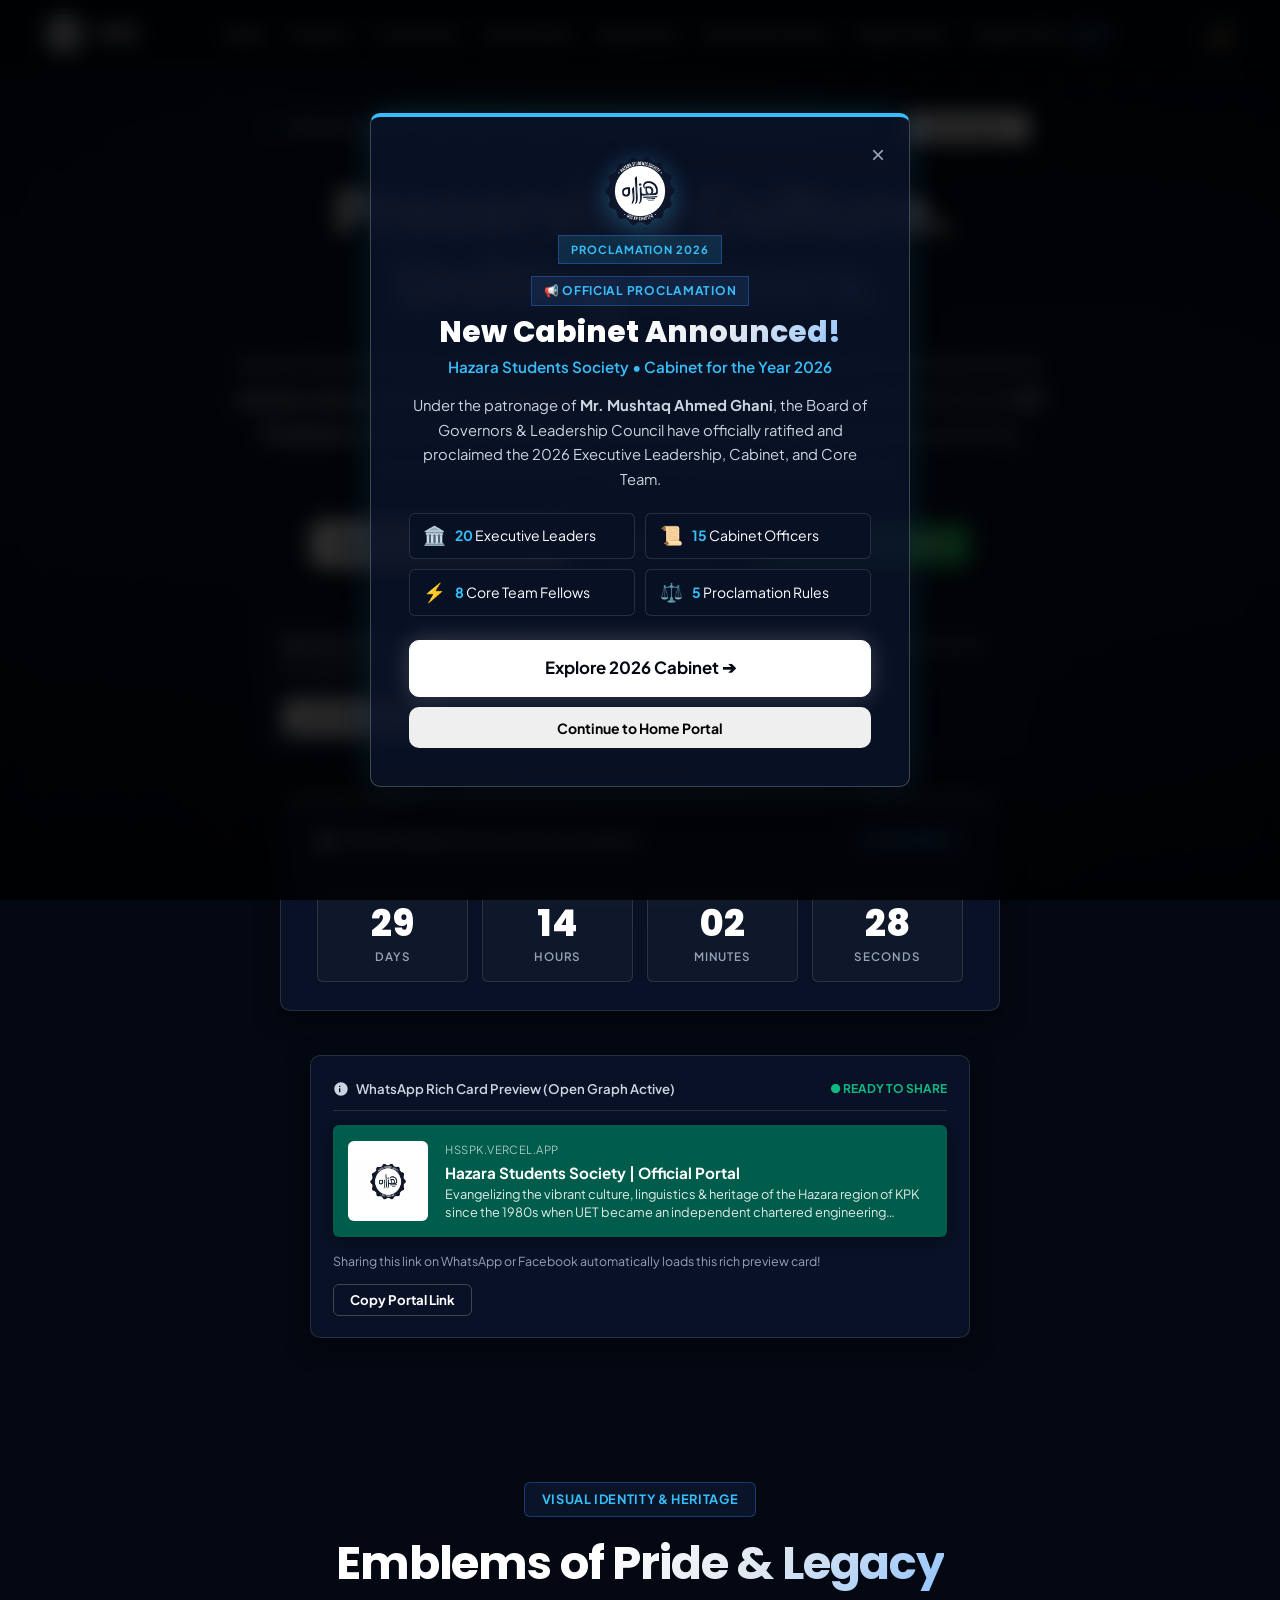
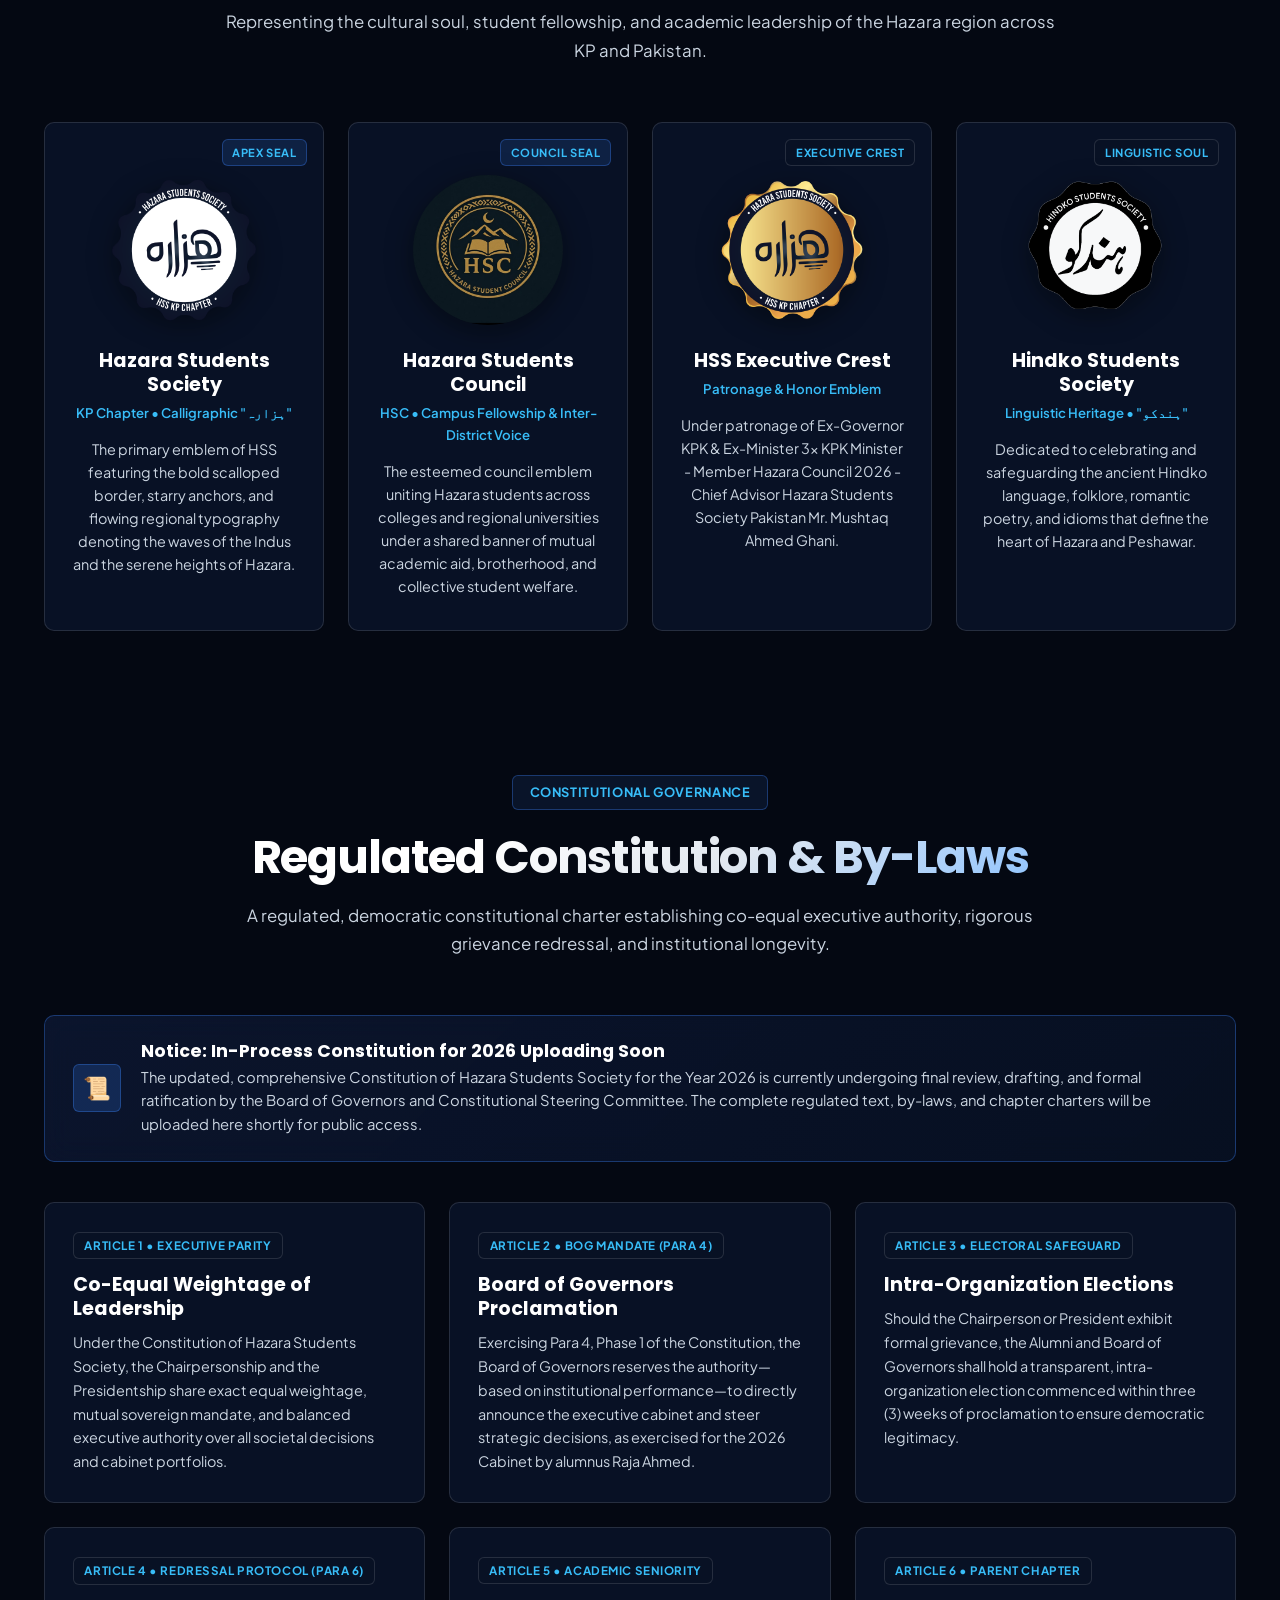
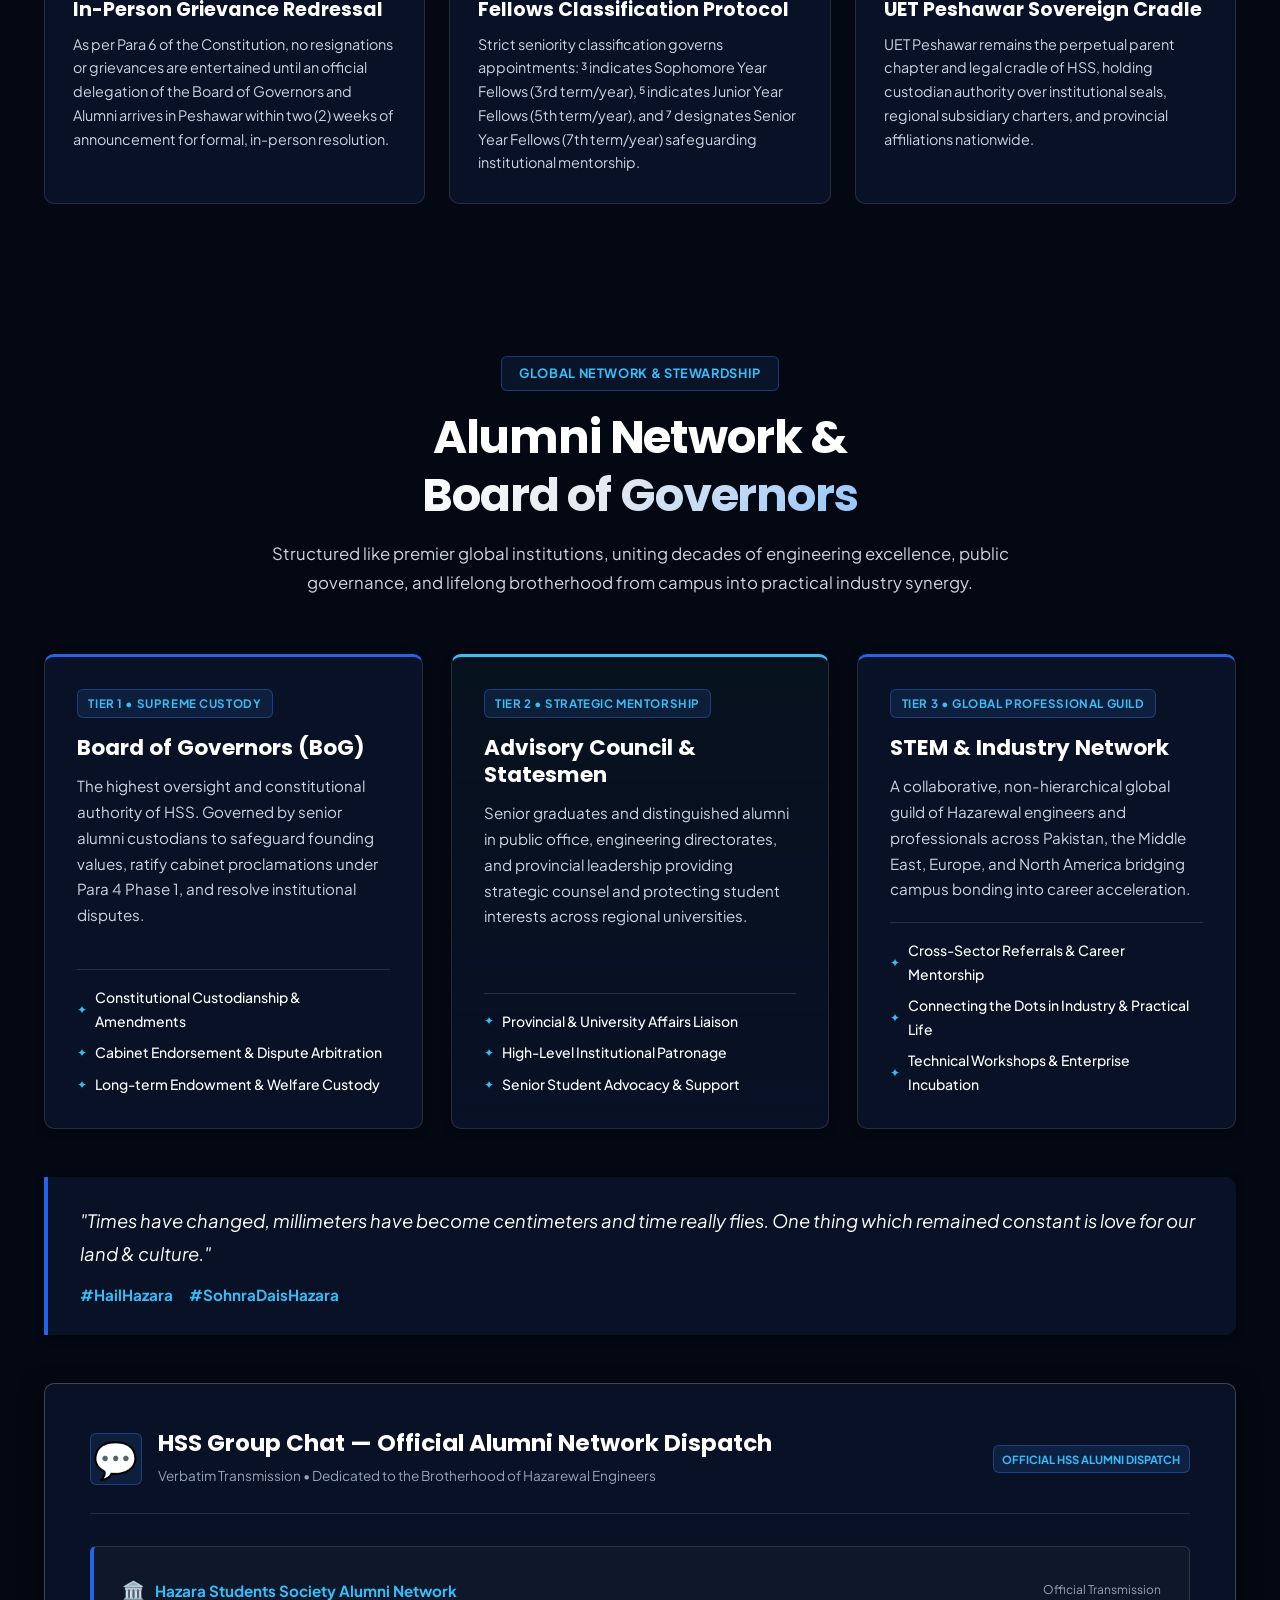
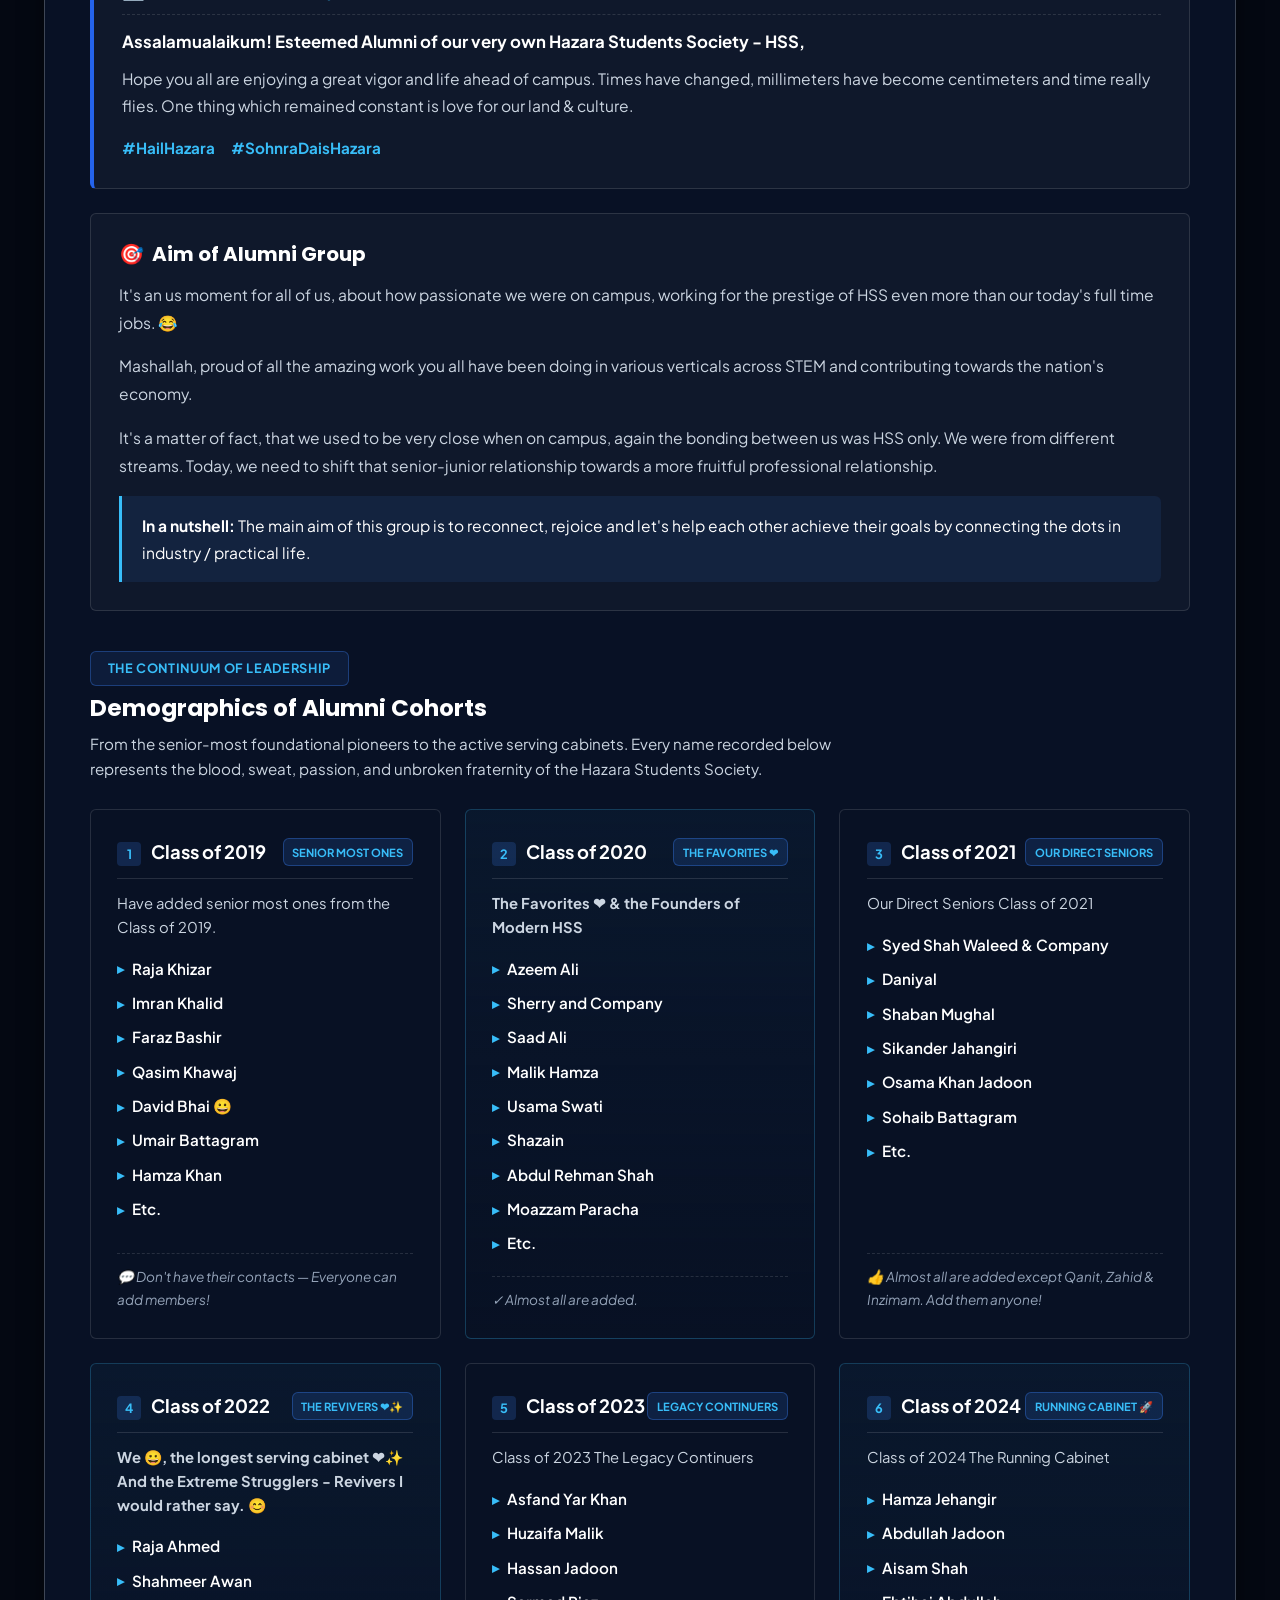
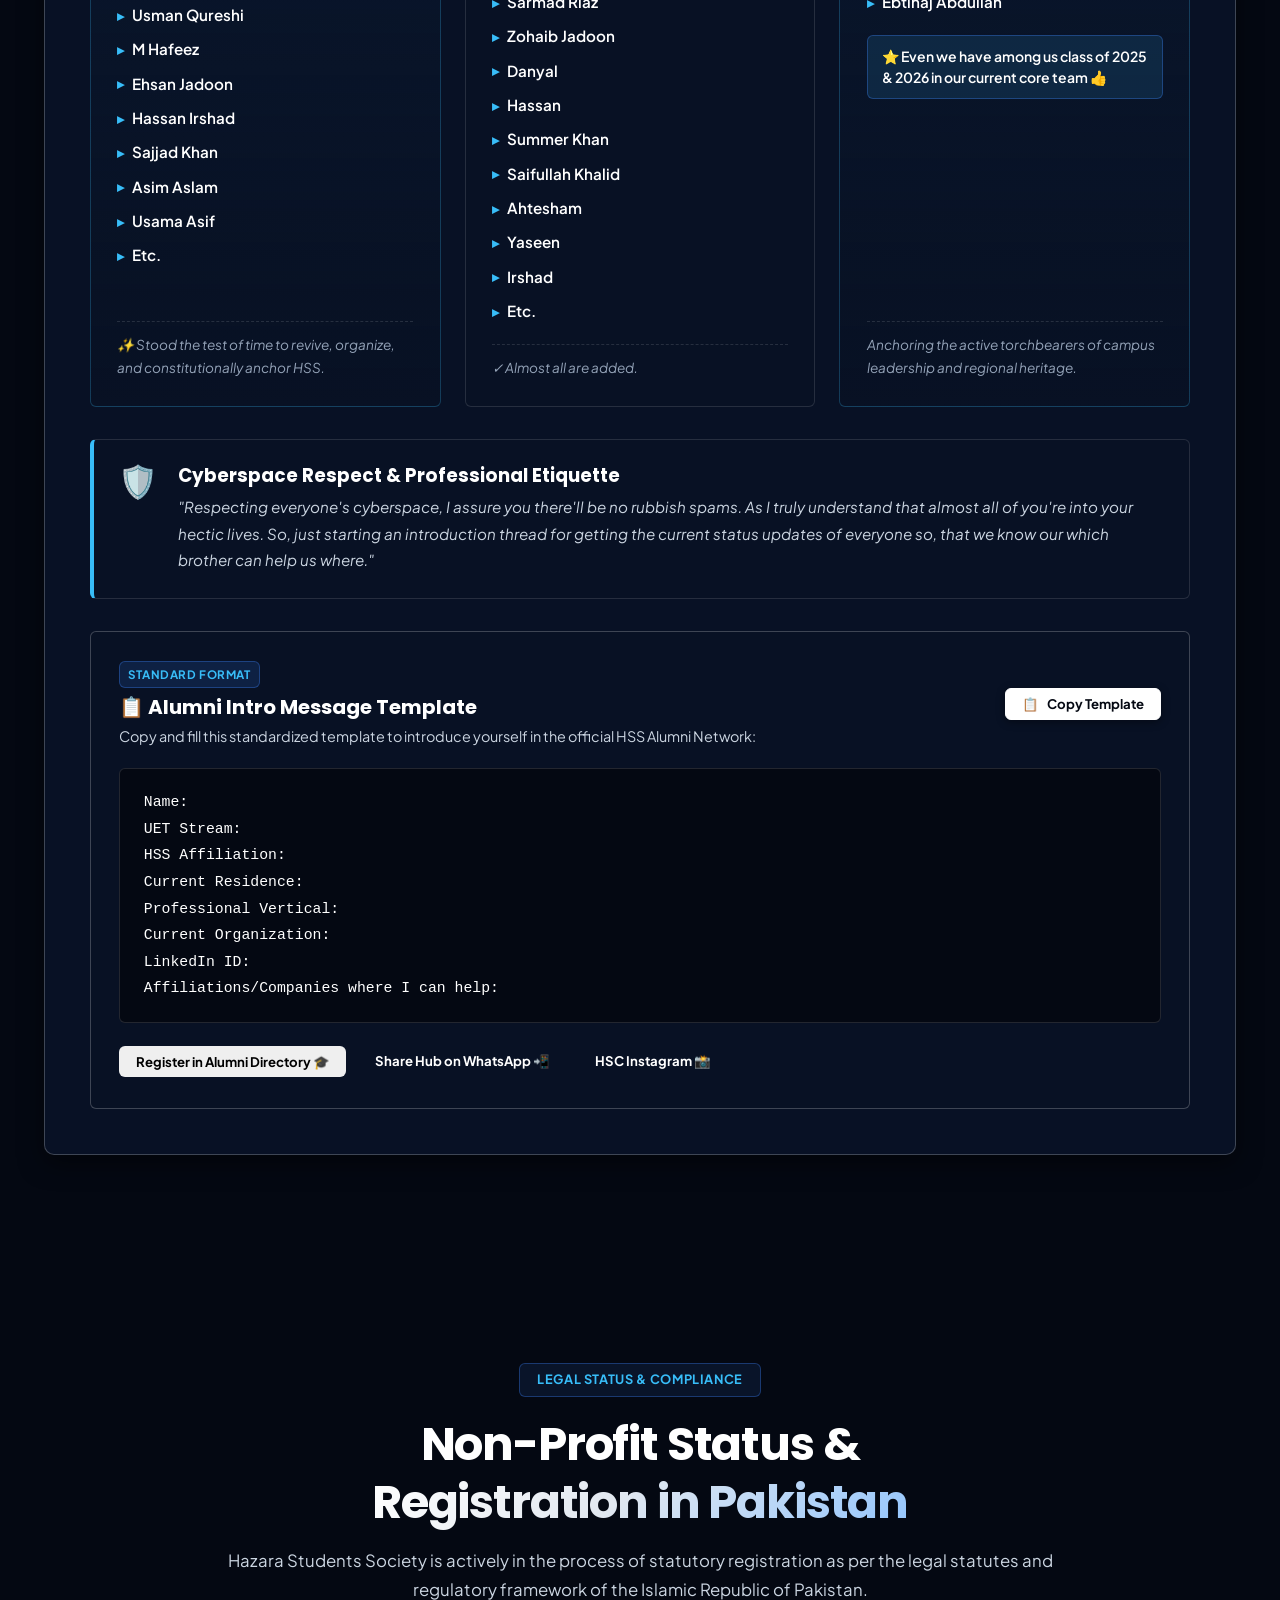
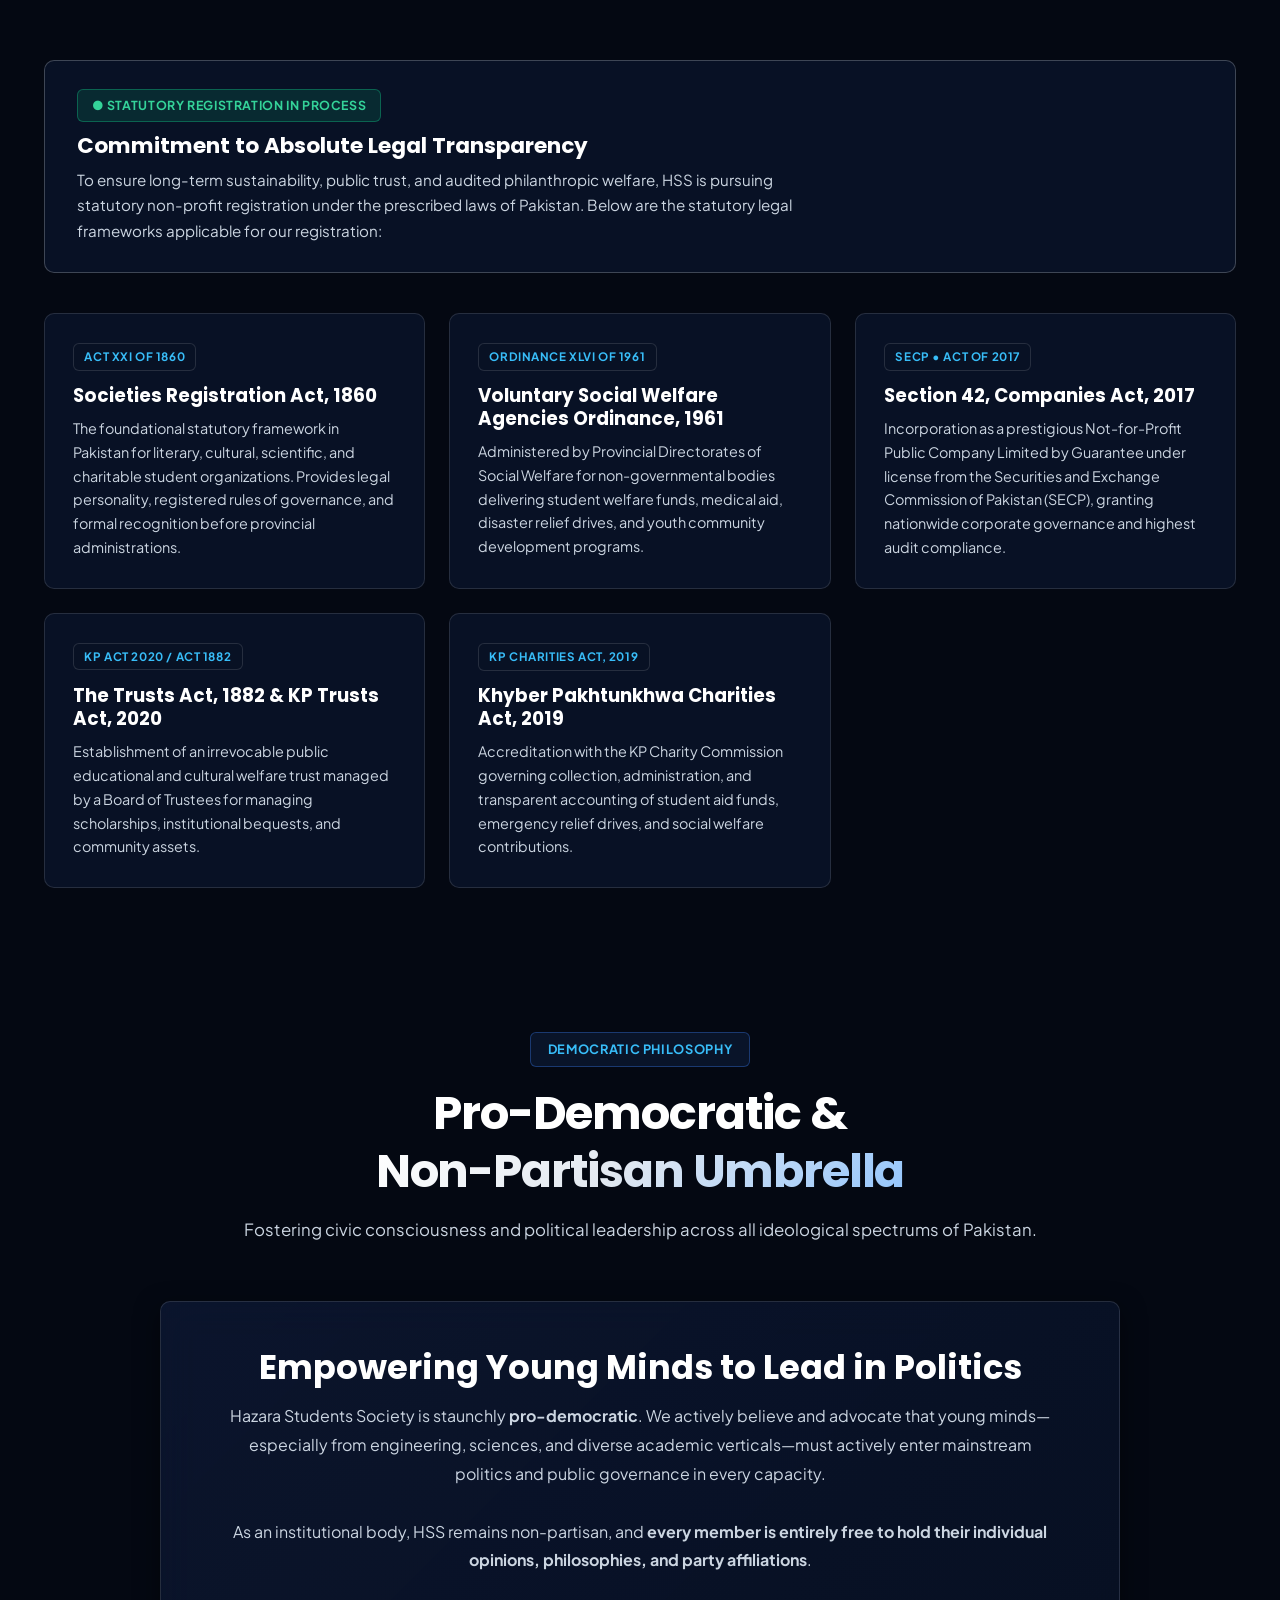
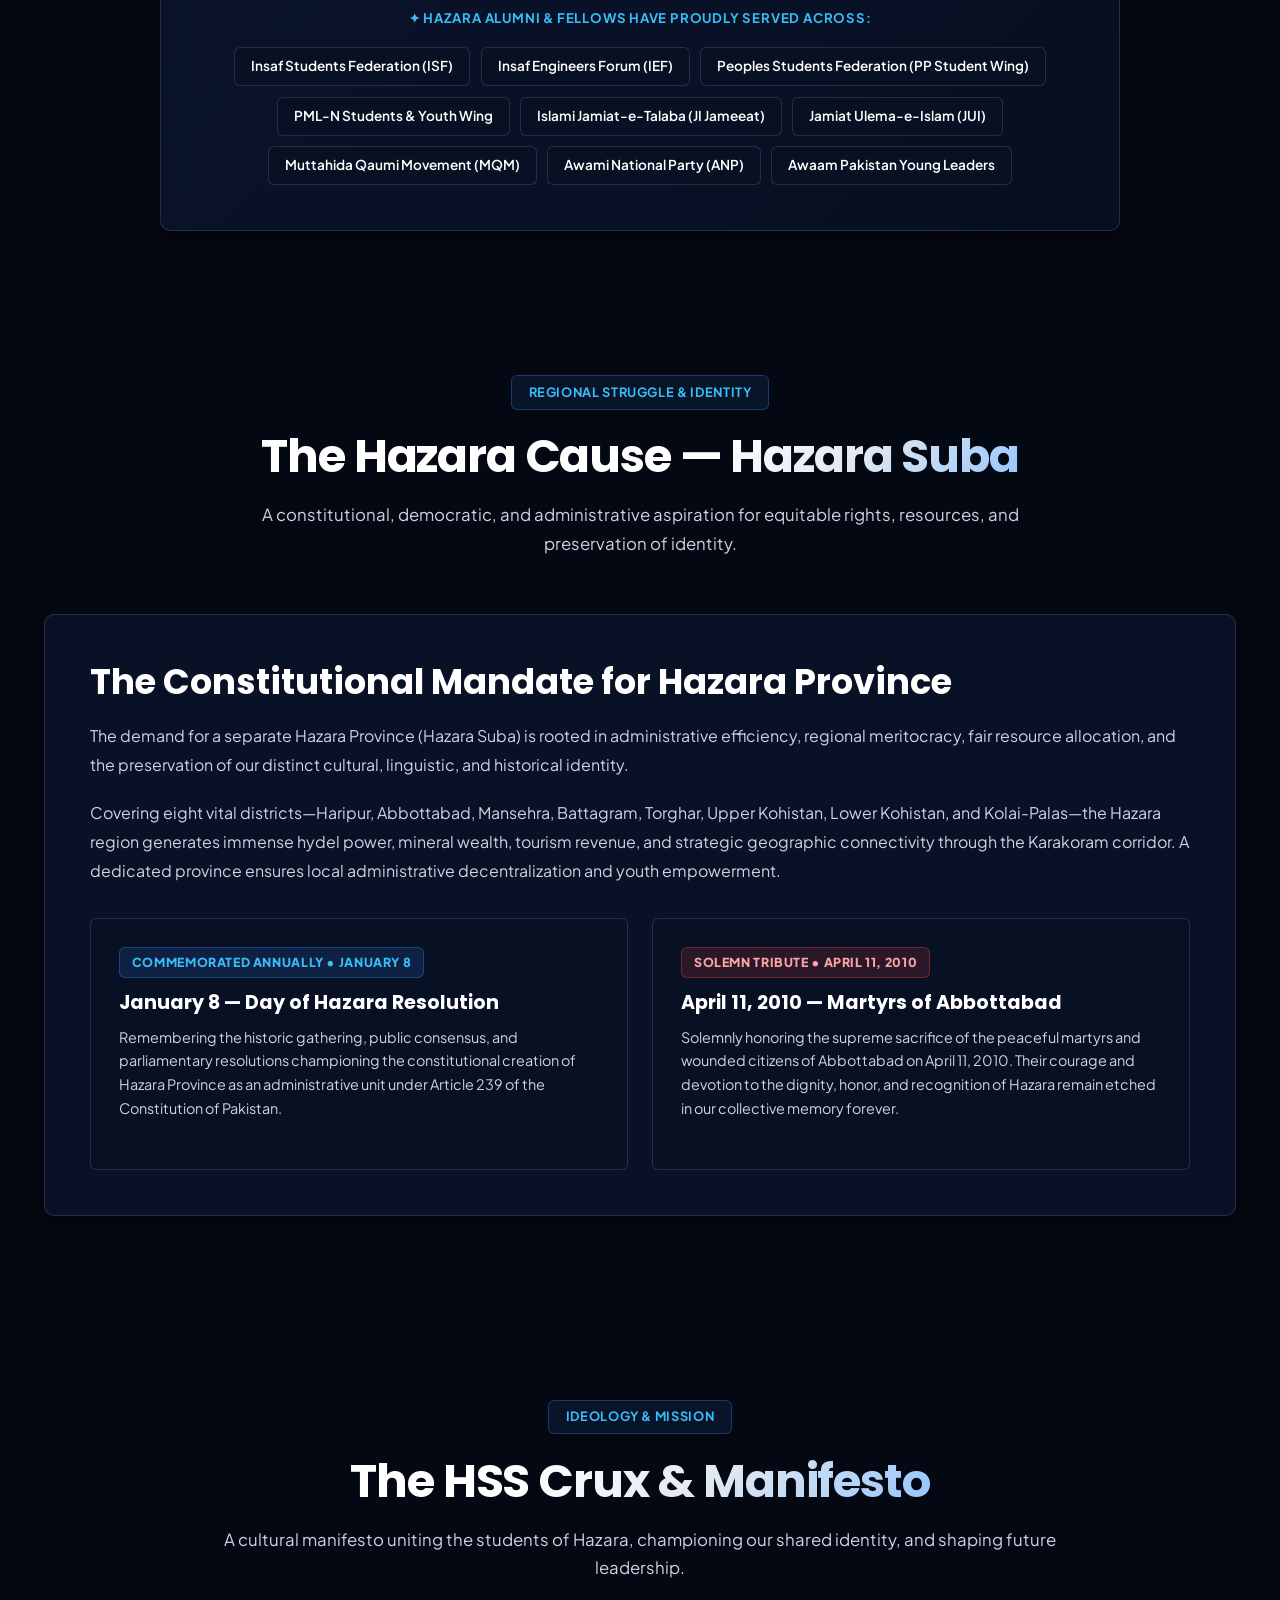
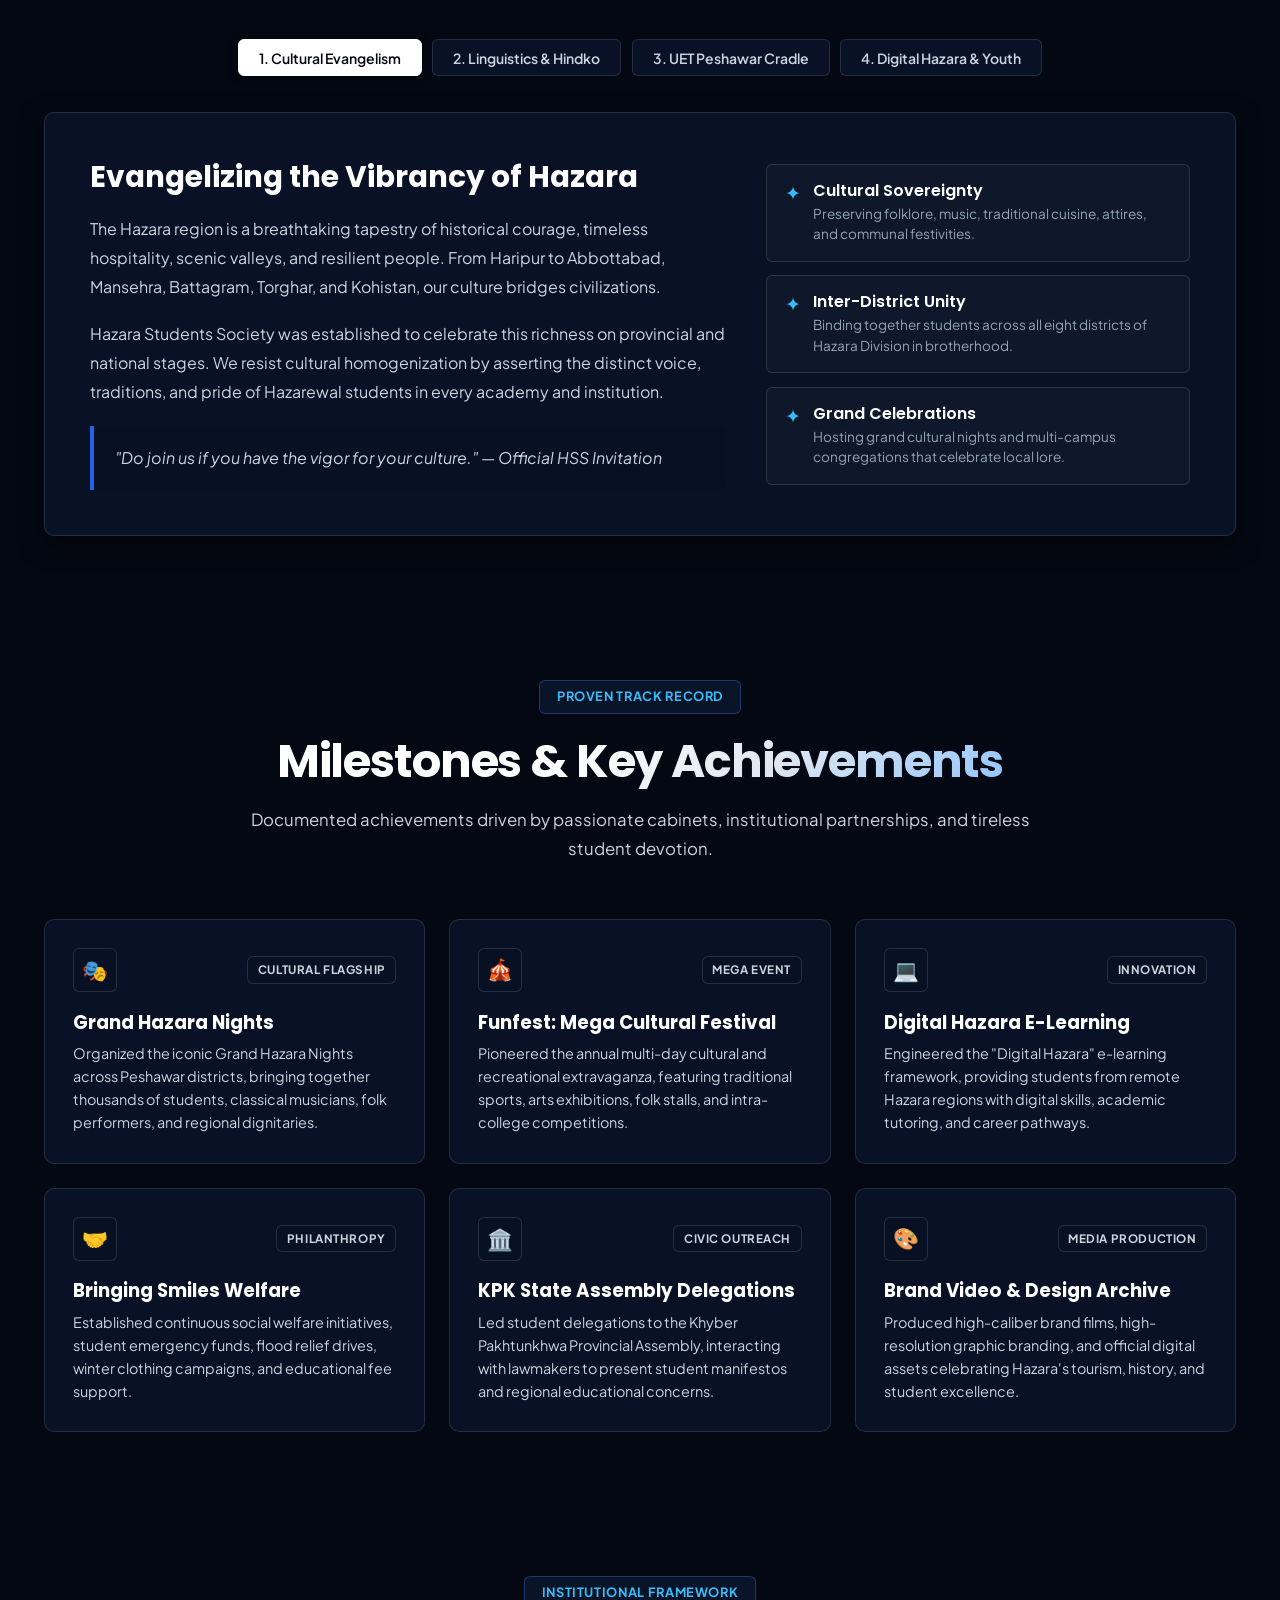
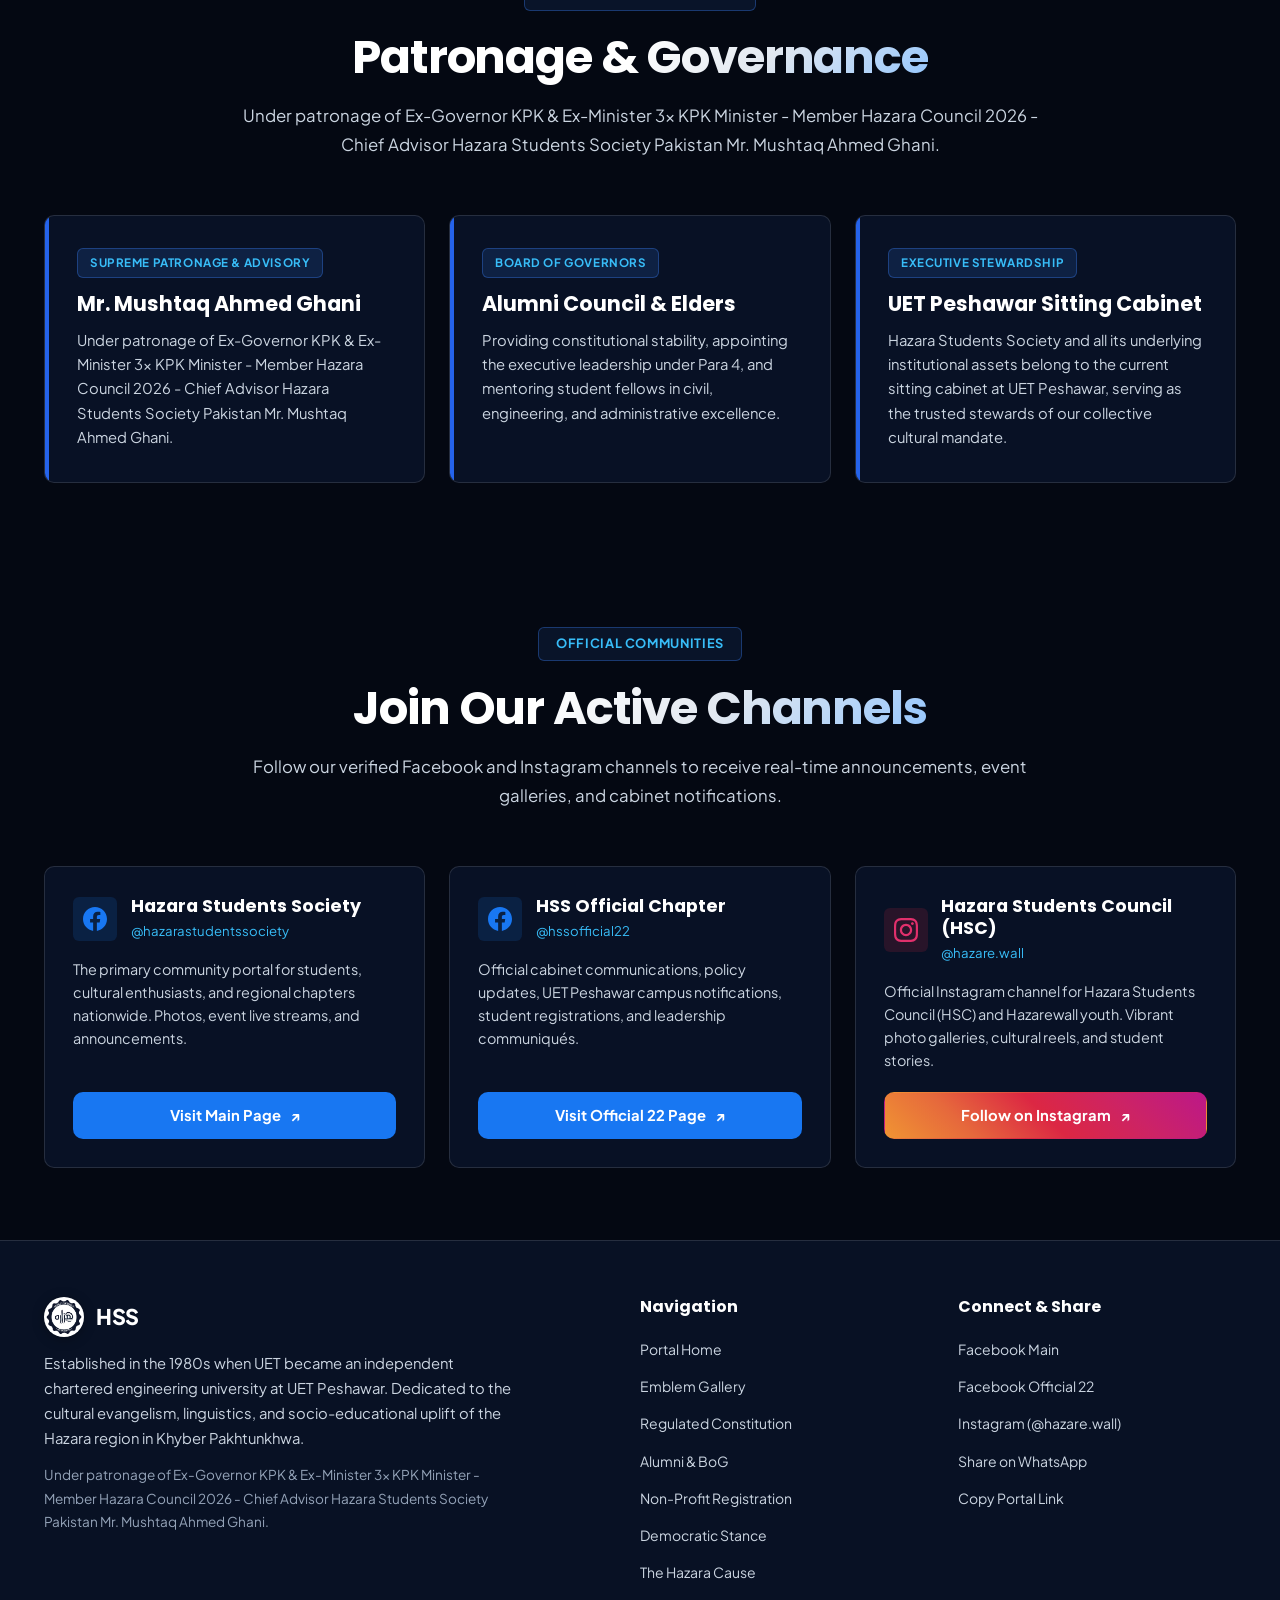
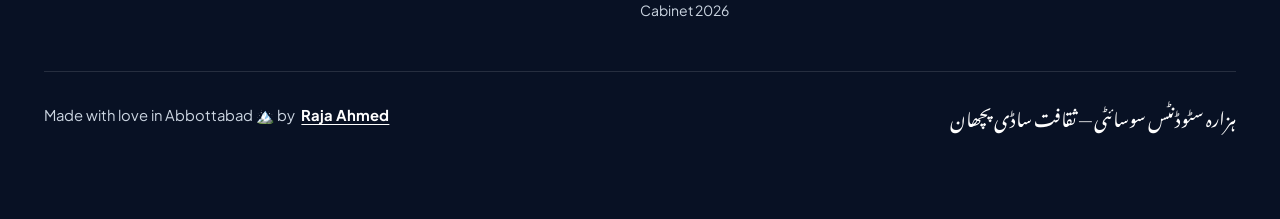
<file: index.html>
<!DOCTYPE html>
<html lang="en" data-theme="dark">
<head>
  <meta charset="UTF-8">
  <meta name="viewport" content="width=device-width, initial-scale=1.0">
  <title>Hazara Students Society | Official Portal</title>
  
  <!-- Primary Meta Tags -->
  <meta name="title" content="Hazara Students Society (HSS) | Official Portal">
  <meta name="description" content="Evangelizing the vibrant culture, linguistics & heritage of the Hazara region of KPK since the 1980s when UET became an independent chartered engineering university. Parent Chapter at UET Peshawar.">
  <meta name="keywords" content="Hazara Students Society, HSS, UET Peshawar, Hazara Culture, Hindko Linguistics, Hazara Suba, Mushtaq Ahmed Ghani, Raja Ahmed, Hazara Student Council, Abbottabad, Haripur, Mansehra">
  <meta name="author" content="Hazara Students Society">

  <!-- Open Graph / Facebook / WhatsApp (Using High-Res 1024x540 Landscape Banner) -->
  <meta property="og:type" content="website">
  <meta property="og:url" content="https://hsspk.vercel.app/">
  <meta property="og:site_name" content="Hazara Students Society (HSS)">
  <meta property="og:title" content="Hazara Students Society | Official Portal">
  <meta property="og:description" content="Evangelizing the vibrant culture, linguistics & heritage of the Hazara region of KPK since the 1980s when UET became an independent chartered engineering university. Parent Chapter at UET Peshawar.">
  <meta property="og:image" content="https://hsspk.vercel.app/assets/images/og-image.jpg">
  <meta property="og:image:secure_url" content="https://hsspk.vercel.app/assets/images/og-image.jpg">
  <meta property="og:image:type" content="image/jpeg">
  <meta property="og:image:width" content="1024">
  <meta property="og:image:height" content="540">
  <meta property="og:image:alt" content="Hazara Students Society Official Emblem">

  <!-- Twitter Meta Tags -->
  <meta name="twitter:card" content="summary_large_image">
  <meta name="twitter:url" content="https://hsspk.vercel.app/">
  <meta name="twitter:title" content="Hazara Students Society | Official Portal">
  <meta name="twitter:description" content="Evangelizing the vibrant culture, linguistics & heritage of the Hazara region of KPK since the 1980s when UET became an independent chartered engineering university. Parent Chapter at UET Peshawar.">
  <meta name="twitter:image" content="https://hsspk.vercel.app/assets/images/og-image.jpg">

  <!-- Favicon -->
  <link rel="icon" type="image/png" href="./assets/images/hss-logo-navy.png">
  <link rel="apple-touch-icon" href="./assets/images/hss-logo-navy.png">

  <!-- Google Fonts -->
  <link rel="preconnect" href="https://fonts.googleapis.com">
  <link rel="preconnect" href="https://fonts.gstatic.com" crossorigin>
  <link href="https://fonts.googleapis.com/css2?family=Lato:ital,wght@0,400;0,700;1,400&family=Noto+Nastaliq+Urdu:wght@500;700&family=Plus+Jakarta+Sans:ital,wght@0,400;0,500;0,600;0,700;0,800;1,400&family=Poppins:wght@500;600;700;800&display=swap" rel="stylesheet">

  <!-- Master Stylesheet (Blue-Black & White Theme + Light/Dark Mode) -->
  <link rel="stylesheet" href="./assets/css/style.css">
</head>
<body>

  <!-- Ambient Backdrop Elements -->
  <div class="ambient-bg" aria-hidden="true"></div>
  <div class="ambient-grid" aria-hidden="true"></div>

  <!-- ==========================================================================
       Header & Smart Scroll Navigation
       Only "HSS" and Logo • No Big Words • No Giant Join Button
       ========================================================================== -->
  <header class="site-header" id="header">
    <div class="container nav-container">
      <a href="#hero" class="brand-logo-group" aria-label="HSS Home">
        <img src="./assets/images/hss-logo-navy.png" alt="HSS Emblem" class="brand-badge-img">
        <span class="brand-logo-text">HSS</span>
      </a>

      <nav aria-label="Primary Navigation">
        <ul class="nav-links">
          <li><a href="#hero" class="nav-link active">Home</a></li>
          <li><a href="#emblems" class="nav-link">Emblems</a></li>
          <li><a href="#constitution" class="nav-link">Constitution</a></li>
          <li><a href="#alumni-bog" class="nav-link">Alumni & BoG</a></li>
          <li><a href="#registration" class="nav-link">Registration</a></li>
          <li><a href="#political-stance" class="nav-link">Democratic Stance</a></li>
          <li><a href="#hazara-cause" class="nav-link">Hazara Cause</a></li>
          <li><a href="cabinet-2026.html" class="nav-link">Cabinet 2026 <span class="nav-link-badge">New</span></a></li>
        </ul>
      </nav>

      <div class="nav-actions">
        <!-- Light / Dark Mode Toggle Button -->
        <button type="button" class="theme-toggle-btn" id="themeToggleBtn" aria-label="Toggle Light / Dark Mode" title="Toggle Light/Dark Theme">
          🌙
        </button>
      </div>
    </div>
  </header>

  <main>
    <!-- ==========================================================================
         Hero Section: High-Contrast Blue-Black & Pure White
         Includes Small "Join Society" Button in First Section as Requested
         ========================================================================== -->
    <section class="hero-section" id="hero">
      <div class="container">
        <div class="hero-content">
          <!-- Status Row with Small Join Society Button -->
          <div class="hero-status-row">
            <div class="hero-status-pill">
              <span class="pulse-dot"></span>
              <span>Official Portal • Est. 1980s when UET became independent chartered engineering university</span>
            </div>
            <!-- Small Join Society Button in First Section -->
            <button type="button" class="btn btn-sm btn-primary" data-open-modal>
              <span>Join Society ✦</span>
            </button>
          </div>

          <!-- Hero Headline -->
          <h1 class="hero-title">
            Preserving Culture. <br>
            <span class="white-gradient-text">Uniting Hazara.</span>
          </h1>

          <!-- Hero Subtitle / Crux -->
          <p class="hero-description">
            Hazara Students Society is the premier cultural organization dedicated to evangelizing the 
            <span class="hero-highlight">vibrant culture, heritage, folklore & linguistics</span> of the Hazara region of KPK. 
            Rooted at <span class="hero-highlight">UET Peshawar</span> since the 1980s when UET became an independent chartered engineering university as the parent chapter for nationwide subsidiaries.
          </p>

          <!-- Primary CTAs -->
          <div class="hero-cta-group">
            <a href="cabinet-2026.html" class="btn btn-primary">
              <span>View 2026 Cabinet Roster 📜</span>
            </a>
            <button type="button" class="btn btn-secondary" data-open-modal>
              <span>Join Movement</span>
            </button>
            <button type="button" class="btn btn-whatsapp" data-action="share-whatsapp" title="Share via WhatsApp with live card preview">
              <svg width="18" height="18" viewBox="0 0 24 24" fill="currentColor" aria-hidden="true"><path d="M12.031 6.172c-3.181 0-5.767 2.586-5.768 5.766-.001 1.298.38 2.27 1.019 3.287l-.582 2.128 2.182-.573c.978.58 1.911.928 3.145.929 3.178 0 5.767-2.587 5.768-5.766.001-3.187-2.575-5.771-5.764-5.771zm3.392 8.244c-.144.405-.837.774-1.17.824-.312.045-.694.074-2.115-.515-1.748-.724-2.909-2.527-2.998-2.646-.088-.119-.718-.957-.718-1.826 0-.868.455-1.297.616-1.477.161-.18.351-.225.468-.225.117 0 .234 0 .336.006.107.005.25.04.39.375.144.346.49 1.196.533 1.284.043.088.072.191.014.306-.058.115-.087.187-.174.288-.087.101-.183.226-.262.304-.087.087-.178.182-.077.355.101.173.449.741.964 1.201.662.591 1.221.774 1.394.861.173.086.275.072.376-.044.102-.115.434-.505.549-.679.116-.173.232-.145.39-.087s1.011.477 1.184.564.289.13.332.202c.043.072.043.419-.101.824z"/></svg>
              <span>Share on WhatsApp</span>
            </button>
          </div>

          <!-- 2026 Cabinet Proclamation Banner -->
          <div class="hero-announcement-banner">
            <div class="announcement-text">
              🏛️ <strong>Official Proclamation:</strong> The Cabinet for the Year 2026 has been announced under the Constitution of Hazara Students Society.
            </div>
            <a href="cabinet-2026.html" class="btn btn-sm btn-primary">
              <span>Read Cabinet List →</span>
            </a>
          </div>

          <!-- Countdown Component -->
          <div class="countdown-wrapper">
            <div class="countdown-header">
              <span class="countdown-label">
                <span>⏱️</span> Official Digital Portal Launch Countdown
              </span>
              <span class="countdown-tag">In Progress</span>
            </div>
            <div class="countdown-grid">
              <div class="countdown-card">
                <div class="countdown-num" id="days">30</div>
                <div class="countdown-unit">Days</div>
              </div>
              <div class="countdown-card">
                <div class="countdown-num" id="hours">08</div>
                <div class="countdown-unit">Hours</div>
              </div>
              <div class="countdown-card">
                <div class="countdown-num" id="minutes">45</div>
                <div class="countdown-unit">Minutes</div>
              </div>
              <div class="countdown-card">
                <div class="countdown-num" id="seconds">12</div>
                <div class="countdown-unit">Seconds</div>
              </div>
            </div>
          </div>

          <!-- WhatsApp Link Preview Interactive Card -->
          <div class="preview-showcase">
            <div class="preview-badge-header">
              <span class="preview-badge-title">
                <svg width="16" height="16" viewBox="0 0 24 24" fill="currentColor" aria-hidden="true"><path d="M12 2C6.48 2 2 6.48 2 12s4.48 10 10 10 10-4.48 10-10S17.52 2 12 2zm-1 15h-2v-6h2v6zm0-8h-2V7h2v2z"/></svg>
                WhatsApp Rich Card Preview (Open Graph Active)
              </span>
              <span style="color: var(--accent-emerald); font-size: 0.75rem; font-weight: 700;">● READY TO SHARE</span>
            </div>
            
            <div class="whatsapp-bubble">
              <img src="./assets/images/og-image.jpg" alt="Open Graph Preview Banner" class="whatsapp-preview-img">
              <div class="whatsapp-preview-content">
                <span class="whatsapp-preview-domain">hsspk.vercel.app</span>
                <span class="whatsapp-preview-title">Hazara Students Society | Official Portal</span>
                <span class="whatsapp-preview-desc">Evangelizing the vibrant culture, linguistics & heritage of the Hazara region of KPK since the 1980s when UET became an independent chartered engineering university. Parent Chapter at UET Peshawar.</span>
              </div>
            </div>

            <div class="whatsapp-share-cta-row">
              <span class="whatsapp-share-hint">Sharing this link on WhatsApp or Facebook automatically loads this rich preview card!</span>
              <button type="button" class="btn btn-sm btn-outline-white" data-action="copy-link">
                Copy Portal Link
              </button>
            </div>
          </div>

        </div>
      </div>
    </section>

    <!-- ==========================================================================
         Official Emblems & Linguistic Seals Showcase (Including HSC)
         ========================================================================== -->
    <section class="emblems-section" id="emblems">
      <div class="container">
        <div class="section-header">
          <div class="section-pill">Visual Identity & Heritage</div>
          <h2 class="section-title">Emblems of <span class="white-gradient-text">Pride & Legacy</span></h2>
          <p class="section-subtitle">
            Representing the cultural soul, student fellowship, and academic leadership of the Hazara region across KP and Pakistan.
          </p>
        </div>

        <div class="emblems-grid">
          <!-- Emblem 1: HSS KP Chapter Dark Seal -->
          <article class="emblem-card featured">
            <span class="emblem-badge-tag">Apex Seal</span>
            <div class="emblem-img-wrap">
              <img src="./assets/images/hss-logo-navy.png" alt="Hazara Students Society KP Chapter Seal" class="emblem-img">
            </div>
            <h3 class="emblem-title">Hazara Students Society</h3>
            <span class="emblem-subtitle">KP Chapter • Calligraphic "ہزارہ"</span>
            <p class="emblem-desc">
              The primary emblem of HSS featuring the bold scalloped border, starry anchors, and flowing regional typography denoting the waves of the Indus and the serene heights of Hazara.
            </p>
          </article>

          <!-- Emblem 2: HSC - Hazara Students Council -->
          <article class="emblem-card featured">
            <span class="emblem-badge-tag">Council Seal</span>
            <div class="emblem-img-wrap">
              <img src="./assets/images/hsc-logo.jpg" alt="Hazara Students Council (HSC) Official Seal" class="emblem-img">
            </div>
            <h3 class="emblem-title">Hazara Students Council</h3>
            <span class="emblem-subtitle">HSC • Campus Fellowship & Inter-District Voice</span>
            <p class="emblem-desc">
              The esteemed council emblem uniting Hazara students across colleges and regional universities under a shared banner of mutual academic aid, brotherhood, and collective student welfare.
            </p>
          </article>

          <!-- Emblem 3: HSS Executive Crest -->
          <article class="emblem-card">
            <span class="emblem-badge-tag">Executive Crest</span>
            <div class="emblem-img-wrap">
              <img src="./assets/images/hss-logo-gold.png" alt="Hazara Students Society Executive Crest" class="emblem-img">
            </div>
            <h3 class="emblem-title">HSS Executive Crest</h3>
            <span class="emblem-subtitle">Patronage & Honor Emblem</span>
            <p class="emblem-desc">
              Under patronage of Ex-Governor KPK & Ex-Minister 3x KPK Minister - Member Hazara Council 2026 - Chief Advisor Hazara Students Society Pakistan Mr. Mushtaq Ahmed Ghani.
            </p>
          </article>

          <!-- Emblem 4: Hindko Students Society Seal -->
          <article class="emblem-card">
            <span class="emblem-badge-tag">Linguistic Soul</span>
            <div class="emblem-img-wrap">
              <img src="./assets/images/hindko-society-logo.png" alt="Hindko Students Society Seal" class="emblem-img">
            </div>
            <h3 class="emblem-title">Hindko Students Society</h3>
            <span class="emblem-subtitle">Linguistic Heritage • "ہندکو"</span>
            <p class="emblem-desc">
              Dedicated to celebrating and safeguarding the ancient Hindko language, folklore, romantic poetry, and idioms that define the heart of Hazara and Peshawar.
            </p>
          </article>
        </div>
      </div>
    </section>

    <!-- ==========================================================================
         Constitution Section (Regulated Constitution & By-Laws)
         ========================================================================== -->
    <section class="constitution-section" id="constitution">
      <div class="container">
        <div class="section-header">
          <div class="section-pill">Constitutional Governance</div>
          <h2 class="section-title">Regulated <span class="white-gradient-text">Constitution & By-Laws</span></h2>
          <p class="section-subtitle">
            A regulated, democratic constitutional charter establishing co-equal executive authority, rigorous grievance redressal, and institutional longevity.
          </p>
        </div>

        <!-- Upcoming 2026 Constitution Upload Banner -->
        <div class="constitution-notice-box">
          <div class="notice-icon-wrap">📜</div>
          <div class="notice-content">
            <h4>Notice: In-Process Constitution for 2026 Uploading Soon</h4>
            <p>
              The updated, comprehensive Constitution of Hazara Students Society for the Year 2026 is currently undergoing final review, drafting, and formal ratification by the Board of Governors and Constitutional Steering Committee. The complete regulated text, by-laws, and chapter charters will be uploaded here shortly for public access.
            </p>
          </div>
        </div>

        <div class="constitution-grid">
          <!-- Item 1 -->
          <article class="constitution-card">
            <span class="card-num-badge">Article 1 • Executive Parity</span>
            <h3>Co-Equal Weightage of Leadership</h3>
            <p>
              Under the Constitution of Hazara Students Society, the Chairpersonship and the Presidentship share exact equal weightage, mutual sovereign mandate, and balanced executive authority over all societal decisions and cabinet portfolios.
            </p>
          </article>

          <!-- Item 2 -->
          <article class="constitution-card">
            <span class="card-num-badge">Article 2 • BoG Mandate (Para 4)</span>
            <h3>Board of Governors Proclamation</h3>
            <p>
              Exercising Para 4, Phase 1 of the Constitution, the Board of Governors reserves the authority—based on institutional performance—to directly announce the executive cabinet and steer strategic decisions, as exercised for the 2026 Cabinet by alumnus Raja Ahmed.
            </p>
          </article>

          <!-- Item 3 -->
          <article class="constitution-card">
            <span class="card-num-badge">Article 3 • Electoral Safeguard</span>
            <h3>Intra-Organization Elections</h3>
            <p>
              Should the Chairperson or President exhibit formal grievance, the Alumni and Board of Governors shall hold a transparent, intra-organization election commenced within three (3) weeks of proclamation to ensure democratic legitimacy.
            </p>
          </article>

          <!-- Item 4 -->
          <article class="constitution-card">
            <span class="card-num-badge">Article 4 • Redressal Protocol (Para 6)</span>
            <h3>In-Person Grievance Redressal</h3>
            <p>
              As per Para 6 of the Constitution, no resignations or grievances are entertained until an official delegation of the Board of Governors and Alumni arrives in Peshawar within two (2) weeks of announcement for formal, in-person resolution.
            </p>
          </article>

          <!-- Item 5 -->
          <article class="constitution-card">
            <span class="card-num-badge">Article 5 • Academic Seniority</span>
            <h3>Fellows Classification Protocol</h3>
            <p>
              Strict seniority classification governs appointments: ³ indicates Sophomore Year Fellows (3rd term/year), ⁵ indicates Junior Year Fellows (5th term/year), and ⁷ designates Senior Year Fellows (7th term/year) safeguarding institutional mentorship.
            </p>
          </article>

          <!-- Item 6 -->
          <article class="constitution-card">
            <span class="card-num-badge">Article 6 • Parent Chapter</span>
            <h3>UET Peshawar Sovereign Cradle</h3>
            <p>
              UET Peshawar remains the perpetual parent chapter and legal cradle of HSS, holding custodian authority over institutional seals, regional subsidiary charters, and provincial affiliations nationwide.
            </p>
          </article>
        </div>
      </div>
    </section>

    <!-- ==========================================================================
         Alumni Network & Board of Governors Section (BIG Showcase with GitHub Note)
         ========================================================================== -->
    <section class="alumni-bog-section" id="alumni-bog">
      <div class="container">
        <div class="section-header">
          <div class="section-pill">Global Network & Stewardship</div>
          <h2 class="section-title">Alumni Network & <span class="white-gradient-text">Board of Governors</span></h2>
          <p class="section-subtitle">
            Structured like premier global institutions, uniting decades of engineering excellence, public governance, and lifelong brotherhood from campus into practical industry synergy.
          </p>
        </div>

        <!-- Global Organizational Structure (3 Pillars) -->
        <div class="global-tiers-grid">
          <div class="global-tier-card">
            <div class="tier-badge">Tier 1 • Supreme Custody</div>
            <h3>Board of Governors (BoG)</h3>
            <p>
              The highest oversight and constitutional authority of HSS. Governed by senior alumni custodians to safeguard founding values, ratify cabinet proclamations under Para 4 Phase 1, and resolve institutional disputes.
            </p>
            <ul class="tier-features">
              <li>Constitutional Custodianship & Amendments</li>
              <li>Cabinet Endorsement & Dispute Arbitration</li>
              <li>Long-term Endowment & Welfare Custody</li>
            </ul>
          </div>

          <div class="global-tier-card highlight-tier">
            <div class="tier-badge">Tier 2 • Strategic Mentorship</div>
            <h3>Advisory Council & Statesmen</h3>
            <p>
              Senior graduates and distinguished alumni in public office, engineering directorates, and provincial leadership providing strategic counsel and protecting student interests across regional universities.
            </p>
            <ul class="tier-features">
              <li>Provincial & University Affairs Liaison</li>
              <li>High-Level Institutional Patronage</li>
              <li>Senior Student Advocacy & Support</li>
            </ul>
          </div>

          <div class="global-tier-card">
            <div class="tier-badge">Tier 3 • Global Professional Guild</div>
            <h3>STEM & Industry Network</h3>
            <p>
              A collaborative, non-hierarchical global guild of Hazarewal engineers and professionals across Pakistan, the Middle East, Europe, and North America bridging campus bonding into career acceleration.
            </p>
            <ul class="tier-features">
              <li>Cross-Sector Referrals & Career Mentorship</li>
              <li>Connecting the Dots in Industry & Practical Life</li>
              <li>Technical Workshops & Enterprise Incubation</li>
            </ul>
          </div>
        </div>

        <!-- Quote from GitHub README -->
        <div class="alumni-quote-box">
          <p class="alumni-quote-text">
            "Times have changed, millimeters have become centimeters and time really flies. One thing which remained constant is love for our land & culture."
          </p>
          <div class="alumni-hashtags">
            <span>#HailHazara</span>
            <span>#SohnraDaisHazara</span>
          </div>
        </div>

        <!-- Big Dedicated Container: All Context from HSS Group Chat / GitHub Note -->
        <div class="alumni-note-container">
          <div class="alumni-note-header">
            <div class="note-header-left">
              <span class="chat-badge-icon">💬</span>
              <div>
                <h3 class="alumni-note-title">HSS Group Chat — Official Alumni Network Dispatch</h3>
                <span class="alumni-note-sub">Verbatim Transmission • Dedicated to the Brotherhood of Hazarewal Engineers</span>
              </div>
            </div>
            <span class="roster-tag">Official HSS Alumni Dispatch</span>
          </div>

          <!-- Assalamualaikum & Greeting -->
          <div class="alumni-aim-box" style="margin-bottom: 1.5rem; border-left: 4px solid var(--accent-blue);">
            <div class="chat-sender-header">
              <span class="chat-sender-avatar">🏛️</span>
              <span class="chat-sender-name">Hazara Students Society Alumni Network</span>
              <span class="chat-timestamp">Official Transmission</span>
            </div>
            <p style="font-size: 1.05rem; font-weight: 700; color: var(--text-primary); margin-top: 0.75rem; margin-bottom: 0.5rem;">
              Assalamualaikum! Esteemed Alumni of our very own Hazara Students Society - HSS,
            </p>
            <p style="font-size: 0.975rem; line-height: 1.75; color: var(--text-secondary);">
              Hope you all are enjoying a great vigor and life ahead of campus. Times have changed, millimeters have become centimeters and time really flies. One thing which remained constant is love for our land &amp; culture.
            </p>
            <div class="alumni-hashtags" style="margin-top: 0.75rem;">
              <span>#HailHazara</span>
              <span>#SohnraDaisHazara</span>
            </div>
          </div>

          <!-- Aim of Alumni Group -->
          <div class="alumni-aim-box">
            <h4 style="display: flex; align-items: center; gap: 0.5rem;">
              <span>🎯</span>
              <span>Aim of Alumni Group</span>
            </h4>
            <p>
              It's an us moment for all of us, about how passionate we were on campus, working for the prestige of HSS even more than our today's full time jobs. 😂
            </p>
            <p>
              Mashallah, proud of all the amazing work you all have been doing in various verticals across STEM and contributing towards the nation's economy.
            </p>
            <p>
              It's a matter of fact, that we used to be very close when on campus, again the bonding between us was HSS only. We were from different streams. Today, we need to shift that senior-junior relationship towards a more fruitful professional relationship.
            </p>
            <div class="aim-highlight-callout">
              <strong>In a nutshell:</strong> The main aim of this group is to reconnect, rejoice and let's help each other achieve their goals by connecting the dots in industry / practical life.
            </div>
          </div>

          <!-- Demographics of Group Title -->
          <div class="demographics-section-intro">
            <div class="section-pill" style="margin-bottom: 0.5rem;">The Continuum of Leadership</div>
            <h4 style="font-size: 1.45rem; color: var(--text-primary); margin-bottom: 0.5rem;">
              Demographics of Alumni Cohorts
            </h4>
            <p style="font-size: 0.95rem; color: var(--text-secondary); max-width: 800px; line-height: 1.65;">
              From the senior-most foundational pioneers to the active serving cabinets. Every name recorded below represents the blood, sweat, passion, and unbroken fraternity of the Hazara Students Society.
            </p>
          </div>

          <!-- All 6 Cohort Cards Grid -->
          <div class="demographics-roster-grid">
            
            <!-- 1. Class of 2019 Senior Most -->
            <div class="roster-card">
              <div class="roster-card-header">
                <div>
                  <span class="cohort-number">1</span>
                  <span class="roster-card-title">Class of 2019</span>
                </div>
                <span class="roster-tag">Senior Most Ones</span>
              </div>
              <p class="roster-cohort-desc">Have added senior most ones from the Class of 2019.</p>
              <ul class="roster-names-list">
                <li>Raja Khizar</li>
                <li>Imran Khalid</li>
                <li>Faraz Bashir</li>
                <li>Qasim Khawaj</li>
                <li>David Bhai 😀</li>
                <li>Umair Battagram</li>
                <li>Hamza Khan</li>
                <li>Etc.</li>
              </ul>
              <div class="roster-note">
                💬 Don't have their contacts — Everyone can add members!
              </div>
            </div>

            <!-- 2. Class of 2020 The Favorites -->
            <div class="roster-card highlight-card">
              <div class="roster-card-header">
                <div>
                  <span class="cohort-number">2</span>
                  <span class="roster-card-title">Class of 2020</span>
                </div>
                <span class="roster-tag">The Favorites ❤</span>
              </div>
              <p class="roster-cohort-desc">
                <strong>The Favorites ❤ &amp; the Founders of Modern HSS</strong>
              </p>
              <ul class="roster-names-list">
                <li>Azeem Ali</li>
                <li>Sherry and Company</li>
                <li>Saad Ali</li>
                <li>Malik Hamza</li>
                <li>Usama Swati</li>
                <li>Shazain</li>
                <li>Abdul Rehman Shah</li>
                <li>Moazzam Paracha</li>
                <li>Etc.</li>
              </ul>
              <div class="roster-note">
                ✓ Almost all are added.
              </div>
            </div>

            <!-- 3. Class of 2021 Direct Seniors -->
            <div class="roster-card">
              <div class="roster-card-header">
                <div>
                  <span class="cohort-number">3</span>
                  <span class="roster-card-title">Class of 2021</span>
                </div>
                <span class="roster-tag">Our Direct Seniors</span>
              </div>
              <p class="roster-cohort-desc">Our Direct Seniors Class of 2021</p>
              <ul class="roster-names-list">
                <li>Syed Shah Waleed &amp; Company</li>
                <li>Daniyal</li>
                <li>Shaban Mughal</li>
                <li>Sikander Jahangiri</li>
                <li>Osama Khan Jadoon</li>
                <li>Sohaib Battagram</li>
                <li>Etc.</li>
              </ul>
              <div class="roster-note">
                👍 Almost all are added except Qanit, Zahid &amp; Inzimam. Add them anyone!
              </div>
            </div>

            <!-- 4. Class of 2022 The Revivers -->
            <div class="roster-card highlight-card">
              <div class="roster-card-header">
                <div>
                  <span class="cohort-number">4</span>
                  <span class="roster-card-title">Class of 2022</span>
                </div>
                <span class="roster-tag">The Revivers ❤✨</span>
              </div>
              <p class="roster-cohort-desc">
                <strong>We 😀, the longest serving cabinet ❤✨ And the Extreme Strugglers - Revivers I would rather say. 😊</strong>
              </p>
              <ul class="roster-names-list">
                <li>Raja Ahmed</li>
                <li>Shahmeer Awan</li>
                <li>Usman Qureshi</li>
                <li>M Hafeez</li>
                <li>Ehsan Jadoon</li>
                <li>Hassan Irshad</li>
                <li>Sajjad Khan</li>
                <li>Asim Aslam</li>
                <li>Usama Asif</li>
                <li>Etc.</li>
              </ul>
              <div class="roster-note">
                ✨ Stood the test of time to revive, organize, and constitutionally anchor HSS.
              </div>
            </div>

            <!-- 5. Class of 2023 Legacy Continuers -->
            <div class="roster-card">
              <div class="roster-card-header">
                <div>
                  <span class="cohort-number">5</span>
                  <span class="roster-card-title">Class of 2023</span>
                </div>
                <span class="roster-tag">Legacy Continuers</span>
              </div>
              <p class="roster-cohort-desc">Class of 2023 The Legacy Continuers</p>
              <ul class="roster-names-list">
                <li>Asfand Yar Khan</li>
                <li>Huzaifa Malik</li>
                <li>Hassan Jadoon</li>
                <li>Sarmad Riaz</li>
                <li>Zohaib Jadoon</li>
                <li>Danyal</li>
                <li>Hassan</li>
                <li>Summer Khan</li>
                <li>Saifullah Khalid</li>
                <li>Ahtesham</li>
                <li>Yaseen</li>
                <li>Irshad</li>
                <li>Etc.</li>
              </ul>
              <div class="roster-note">
                ✓ Almost all are added.
              </div>
            </div>

            <!-- 6. Class of 2024 The Running Cabinet & Future Leaders -->
            <div class="roster-card highlight-card">
              <div class="roster-card-header">
                <div>
                  <span class="cohort-number">6</span>
                  <span class="roster-card-title">Class of 2024</span>
                </div>
                <span class="roster-tag">Running Cabinet 🚀</span>
              </div>
              <p class="roster-cohort-desc">Class of 2024 The Running Cabinet</p>
              <ul class="roster-names-list">
                <li>Hamza Jehangir</li>
                <li>Abdullah Jadoon</li>
                <li>Aisam Shah</li>
                <li>Ebtihaj Abdullah</li>
              </ul>
              <div class="core-highlight-pill">
                ⭐ Even we have among us class of 2025 &amp; 2026 in our current core team 👍
              </div>
              <div class="roster-note">
                Anchoring the active torchbearers of campus leadership and regional heritage.
              </div>
            </div>

          </div>

          <!-- Cyberspace Assurance Card -->
          <div class="cyberspace-box">
            <div class="cyberspace-icon">🛡️</div>
            <div class="cyberspace-content">
              <h4>Cyberspace Respect &amp; Professional Etiquette</h4>
              <p>
                "Respecting everyone's cyberspace, I assure you there'll be no rubbish spams. As I truly understand that almost all of you're into your hectic lives. So, just starting an introduction thread for getting the current status updates of everyone so, that we know our which brother can help us where."
              </p>
            </div>
          </div>

          <!-- Intro Message Template Box (Interactive & Copyable) -->
          <div class="intro-template-box">
            <div class="intro-template-header">
              <div>
                <span class="template-pill">Standard Format</span>
                <h4 class="intro-template-title">📋 Alumni Intro Message Template</h4>
                <p class="intro-template-desc">
                  Copy and fill this standardized template to introduce yourself in the official HSS Alumni Network:
                </p>
              </div>
              <button type="button" class="btn btn-sm btn-primary" id="copyIntroTemplateBtn">
                <span class="btn-icon">📋</span>
                <span id="copyBtnText">Copy Template</span>
              </button>
            </div>

            <pre class="template-pre" id="introTemplateContent"><code>Name:
UET Stream:
HSS Affiliation:
Current Residence:
Professional Vertical:
Current Organization:
LinkedIn ID:
Affiliations/Companies where I can help:</code></pre>

            <div class="template-actions">
              <button type="button" class="btn btn-sm btn-outline" data-open-modal>
                <span>Register in Alumni Directory 🎓</span>
              </button>
              <a href="https://wa.me/?text=Assalamualaikum!%20Esteemed%20Alumni%20of%20Hazara%20Students%20Society%20(HSS).%20Please%20join%20and%20introduce%20yourself%20using%20the%20official%20portal:%20https://hsspk.vercel.app/%23alumni-bog" target="_blank" rel="noopener noreferrer" class="btn btn-sm btn-outline">
                <span>Share Hub on WhatsApp 📲</span>
              </a>
              <a href="https://www.instagram.com/hazare.wall/?__d=1" target="_blank" rel="noopener noreferrer" class="btn btn-sm btn-outline">
                <span>HSC Instagram 📸</span>
              </a>
            </div>
          </div>

        </div>
      </div>
    </section>

    <!-- ==========================================================================
         Non-Profit Status & Registration Laws in Pakistan Section
         ========================================================================== -->
    <section class="registration-section" id="registration">
      <div class="container">
        <div class="section-header">
          <div class="section-pill">Legal Status & Compliance</div>
          <h2 class="section-title">Non-Profit Status & <span class="white-gradient-text">Registration in Pakistan</span></h2>
          <p class="section-subtitle">
            Hazara Students Society is actively in the process of statutory registration as per the legal statutes and regulatory framework of the Islamic Republic of Pakistan.
          </p>
        </div>

        <div class="registration-banner">
          <span class="reg-status-pill">● Statutory Registration in Process</span>
          <h3 style="font-size: 1.35rem; color: var(--text-primary); margin-bottom: 0.5rem;">Commitment to Absolute Legal Transparency</h3>
          <p style="font-size: 0.95rem; max-width: 720px; color: var(--text-secondary);">
            To ensure long-term sustainability, public trust, and audited philanthropic welfare, HSS is pursuing statutory non-profit registration under the prescribed laws of Pakistan. Below are the statutory legal frameworks applicable for our registration:
          </p>
        </div>

        <div class="laws-grid">
          <!-- Law 1 -->
          <article class="law-card">
            <span class="law-code-badge">Act XXI of 1860</span>
            <h3>Societies Registration Act, 1860</h3>
            <p>
              The foundational statutory framework in Pakistan for literary, cultural, scientific, and charitable student organizations. Provides legal personality, registered rules of governance, and formal recognition before provincial administrations.
            </p>
          </article>

          <!-- Law 2 -->
          <article class="law-card">
            <span class="law-code-badge">Ordinance XLVI of 1961</span>
            <h3>Voluntary Social Welfare Agencies Ordinance, 1961</h3>
            <p>
              Administered by Provincial Directorates of Social Welfare for non-governmental bodies delivering student welfare funds, medical aid, disaster relief drives, and youth community development programs.
            </p>
          </article>

          <!-- Law 3 -->
          <article class="law-card">
            <span class="law-code-badge">SECP • Act of 2017</span>
            <h3>Section 42, Companies Act, 2017</h3>
            <p>
              Incorporation as a prestigious Not-for-Profit Public Company Limited by Guarantee under license from the Securities and Exchange Commission of Pakistan (SECP), granting nationwide corporate governance and highest audit compliance.
            </p>
          </article>

          <!-- Law 4 -->
          <article class="law-card">
            <span class="law-code-badge">KP Act 2020 / Act 1882</span>
            <h3>The Trusts Act, 1882 & KP Trusts Act, 2020</h3>
            <p>
              Establishment of an irrevocable public educational and cultural welfare trust managed by a Board of Trustees for managing scholarships, institutional bequests, and community assets.
            </p>
          </article>

          <!-- Law 5 -->
          <article class="law-card">
            <span class="law-code-badge">KP Charities Act, 2019</span>
            <h3>Khyber Pakhtunkhwa Charities Act, 2019</h3>
            <p>
              Accreditation with the KP Charity Commission governing collection, administration, and transparent accounting of student aid funds, emergency relief drives, and social welfare contributions.
            </p>
          </article>
        </div>
      </div>
    </section>

    <!-- ==========================================================================
         Political Philosophy & Democratic Engagement
         ========================================================================== -->
    <section class="political-section" id="political-stance">
      <div class="container">
        <div class="section-header">
          <div class="section-pill">Democratic Philosophy</div>
          <h2 class="section-title">Pro-Democratic & <span class="white-gradient-text">Non-Partisan Umbrella</span></h2>
          <p class="section-subtitle">
            Fostering civic consciousness and political leadership across all ideological spectrums of Pakistan.
          </p>
        </div>

        <div class="political-banner">
          <h3>Empowering Young Minds to Lead in Politics</h3>
          <p>
            Hazara Students Society is staunchly <strong>pro-democratic</strong>. We actively believe and advocate that young minds—especially from engineering, sciences, and diverse academic verticals—must actively enter mainstream politics and public governance in every capacity.
            <br><br>
            As an institutional body, HSS remains non-partisan, and <strong>every member is entirely free to hold their individual opinions, philosophies, and party affiliations</strong>.
          </p>

          <div class="parties-showcase-title">
            ✦ Hazara Alumni & Fellows Have Proudly Served Across:
          </div>

          <div class="parties-grid">
            <span class="party-tag">Insaf Students Federation (ISF)</span>
            <span class="party-tag">Insaf Engineers Forum (IEF)</span>
            <span class="party-tag">Peoples Students Federation (PP Student Wing)</span>
            <span class="party-tag">PML-N Students & Youth Wing</span>
            <span class="party-tag">Islami Jamiat-e-Talaba (JI Jameeat)</span>
            <span class="party-tag">Jamiat Ulema-e-Islam (JUI)</span>
            <span class="party-tag">Muttahida Qaumi Movement (MQM)</span>
            <span class="party-tag">Awami National Party (ANP)</span>
            <span class="party-tag">Awaam Pakistan Young Leaders</span>
          </div>
        </div>
      </div>
    </section>

    <!-- ==========================================================================
         The Hazara Cause Section (Right to a Separate Province)
         ========================================================================== -->
    <section class="hazara-cause-section" id="hazara-cause">
      <div class="container">
        <div class="section-header">
          <div class="section-pill">Regional Struggle & Identity</div>
          <h2 class="section-title">The Hazara Cause — <span class="white-gradient-text">Hazara Suba</span></h2>
          <p class="section-subtitle">
            A constitutional, democratic, and administrative aspiration for equitable rights, resources, and preservation of identity.
          </p>
        </div>

        <div class="cause-card">
          <h3>The Constitutional Mandate for Hazara Province</h3>
          <p>
            The demand for a separate Hazara Province (Hazara Suba) is rooted in administrative efficiency, regional meritocracy, fair resource allocation, and the preservation of our distinct cultural, linguistic, and historical identity.
          </p>
          <p>
            Covering eight vital districts—Haripur, Abbottabad, Mansehra, Battagram, Torghar, Upper Kohistan, Lower Kohistan, and Kolai-Palas—the Hazara region generates immense hydel power, mineral wealth, tourism revenue, and strategic geographic connectivity through the Karakoram corridor. A dedicated province ensures local administrative decentralization and youth empowerment.
          </p>

          <div class="commemoration-grid">
            <!-- Commemoration 1: January 8 -->
            <div class="commemoration-card">
              <span class="commemoration-date-badge badge-jan8">Commemorated Annually • January 8</span>
              <h4>January 8 — Day of Hazara Resolution</h4>
              <p>
                Remembering the historic gathering, public consensus, and parliamentary resolutions championing the constitutional creation of Hazara Province as an administrative unit under Article 239 of the Constitution of Pakistan.
              </p>
            </div>

            <!-- Commemoration 2: April 11, 2010 -->
            <div class="commemoration-card">
              <span class="commemoration-date-badge badge-apr11">Solemn Tribute • April 11, 2010</span>
              <h4>April 11, 2010 — Martyrs of Abbottabad</h4>
              <p>
                Solemnly honoring the supreme sacrifice of the peaceful martyrs and wounded citizens of Abbottabad on April 11, 2010. Their courage and devotion to the dignity, honor, and recognition of Hazara remain etched in our collective memory forever.
              </p>
            </div>
          </div>
        </div>
      </div>
    </section>

    <!-- ==========================================================================
         Manifesto & Crux: Interactive Tabbed Explorer
         ========================================================================== -->
    <section class="manifesto-section" id="manifesto">
      <div class="container">
        <div class="section-header">
          <div class="section-pill">Ideology & Mission</div>
          <h2 class="section-title">The HSS <span class="white-gradient-text">Crux & Manifesto</span></h2>
          <p class="section-subtitle">
            A cultural manifesto uniting the students of Hazara, championing our shared identity, and shaping future leadership.
          </p>
        </div>

        <!-- Tab Navigation -->
        <div class="manifesto-tabs-nav" role="tablist">
          <button type="button" class="tab-btn active" data-tab="tab-culture" role="tab" aria-selected="true">
            1. Cultural Evangelism
          </button>
          <button type="button" class="tab-btn" data-tab="tab-linguistics" role="tab" aria-selected="false">
            2. Linguistics & Hindko
          </button>
          <button type="button" class="tab-btn" data-tab="tab-uet" role="tab" aria-selected="false">
            3. UET Peshawar Cradle
          </button>
          <button type="button" class="tab-btn" data-tab="tab-digital" role="tab" aria-selected="false">
            4. Digital Hazara & Youth
          </button>
        </div>

        <!-- Tab 1: Cultural Evangelism -->
        <div class="manifesto-content-panel active" id="tab-culture" role="tabpanel">
          <div class="manifesto-panel-grid">
            <div class="manifesto-panel-body">
              <h3 class="manifesto-panel-heading">Evangelizing the Vibrancy of Hazara</h3>
              <p>
                The Hazara region is a breathtaking tapestry of historical courage, timeless hospitality, scenic valleys, and resilient people. From Haripur to Abbottabad, Mansehra, Battagram, Torghar, and Kohistan, our culture bridges civilizations.
              </p>
              <p>
                Hazara Students Society was established to celebrate this richness on provincial and national stages. We resist cultural homogenization by asserting the distinct voice, traditions, and pride of Hazarewal students in every academy and institution.
              </p>
              <div class="manifesto-quote-box">
                "Do join us if you have the vigor for your culture." — Official HSS Invitation
              </div>
            </div>
            <ul class="manifesto-features-list">
              <li class="manifesto-feature-item">
                <span class="manifesto-feature-icon">✦</span>
                <div class="manifesto-feature-text">
                  <h4>Cultural Sovereignty</h4>
                  <p>Preserving folklore, music, traditional cuisine, attires, and communal festivities.</p>
                </div>
              </li>
              <li class="manifesto-feature-item">
                <span class="manifesto-feature-icon">✦</span>
                <div class="manifesto-feature-text">
                  <h4>Inter-District Unity</h4>
                  <p>Binding together students across all eight districts of Hazara Division in brotherhood.</p>
                </div>
              </li>
              <li class="manifesto-feature-item">
                <span class="manifesto-feature-icon">✦</span>
                <div class="manifesto-feature-text">
                  <h4>Grand Celebrations</h4>
                  <p>Hosting grand cultural nights and multi-campus congregations that celebrate local lore.</p>
                </div>
              </li>
            </ul>
          </div>
        </div>

        <!-- Tab 2: Linguistics & Hindko Heritage -->
        <div class="manifesto-content-panel" id="tab-linguistics" role="tabpanel">
          <div class="manifesto-panel-grid">
            <div class="manifesto-panel-body">
              <h3 class="manifesto-panel-heading">Preserving the Sweetness of Hindko</h3>
              <p>
                Language is the living vessel of a people’s soul. Hindko, one of the oldest Indo-Aryan languages spoken across Hazara and Peshawar, holds immense literary depth, folk ballads, charbaitas, and oral traditions.
              </p>
              <p>
                HSS actively champions linguistic pride, encouraging the youth to speak, write, and compose literature in Hindko and regional dialects without hesitation or inferiority.
              </p>
              <div class="manifesto-quote-box">
                "Language is the homeland we carry within us wherever we journey."
              </div>
            </div>
            <ul class="manifesto-features-list">
              <li class="manifesto-feature-item">
                <span class="manifesto-feature-icon">✦</span>
                <div class="manifesto-feature-text">
                  <h4>Literary Revival</h4>
                  <p>Encouraging poetry recitations, mushairas, and publication of student folk writing.</p>
                </div>
              </li>
              <li class="manifesto-feature-item">
                <span class="manifesto-feature-icon">✦</span>
                <div class="manifesto-feature-text">
                  <h4>Folklore Digital Archives</h4>
                  <p>Documenting oral idioms, sayings, and classical proverbs before they fade from memory.</p>
                </div>
              </li>
              <li class="manifesto-feature-item">
                <span class="manifesto-feature-icon">✦</span>
                <div class="manifesto-feature-text">
                  <h4>Linguistic Inclusivity</h4>
                  <p>Fostering mutual appreciation with Pashto, Kohistani, and regional sister languages of KPK.</p>
                </div>
              </li>
            </ul>
          </div>
        </div>

        <!-- Tab 3: UET Peshawar Cradle -->
        <div class="manifesto-content-panel" id="tab-uet" role="tabpanel">
          <div class="manifesto-panel-grid">
            <div class="manifesto-panel-body">
              <h3 class="manifesto-panel-heading">The UET Peshawar Legacy (Est. 1980s)</h3>
              <p>
                University of Engineering and Technology (UET) Peshawar holds the undisputed honor of nurturing the Hazara Students Society since the 1980s when UET became an independent chartered engineering university. For over four decades, engineers, scholars, and campus leaders at UET have spearheaded the movement.
              </p>
              <p>
                HSS at UET Peshawar proudly acts as the parent organization for all subsidiary chapters nationwide, ensuring organizational continuity, policy standards, and institutional stability.
              </p>
              <div class="manifesto-quote-box">
                "UET Peshawar carries the torch of leadership that illuminates chapters across Pakistan."
              </div>
            </div>
            <ul class="manifesto-features-list">
              <li class="manifesto-feature-item">
                <span class="manifesto-feature-icon">✦</span>
                <div class="manifesto-feature-text">
                  <h4>Institutional Foundation</h4>
                  <p>Over four decades of uninterrupted student governance and cultural leadership.</p>
                </div>
              </li>
              <li class="manifesto-feature-item">
                <span class="manifesto-feature-icon">✦</span>
                <div class="manifesto-feature-text">
                  <h4>Parent Chapter Authority</h4>
                  <p>Guiding and sanctioning official subsidiaries across universities in KP, Islamabad & Punjab.</p>
                </div>
              </li>
              <li class="manifesto-feature-item">
                <span class="manifesto-feature-icon">✦</span>
                <div class="manifesto-feature-text">
                  <h4>Alumni Network</h4>
                  <p>Distinguished alumni in engineering, governance, civil services, and entrepreneurship.</p>
                </div>
              </li>
            </ul>
          </div>
        </div>

        <!-- Tab 4: Digital Hazara & Youth -->
        <div class="manifesto-content-panel" id="tab-digital" role="tabpanel">
          <div class="manifesto-panel-grid">
            <div class="manifesto-panel-body">
              <h3 class="manifesto-panel-heading">Digital Hazara & Future Leadership</h3>
              <p>
                A vibrant culture must not only look back at its history—it must march boldly into the digital age. Through our "Digital Hazara" initiative, HSS equips students with modern tech skills, e-learning opportunities, and creative media mastery.
              </p>
              <p>
                From brand video productions and high-end graphic design to software literacy and online advocacy, we empower Hazara youth to lead in the global knowledge economy.
              </p>
              <div class="manifesto-quote-box">
                "Modern skills infused with cultural pride create unstoppable leaders."
              </div>
            </div>
            <ul class="manifesto-features-list">
              <li class="manifesto-feature-item">
                <span class="manifesto-feature-icon">✦</span>
                <div class="manifesto-feature-text">
                  <h4>E-Learning & Tech Skills</h4>
                  <p>Free online workshops, coding bootcamps, and career mentoring for regional students.</p>
                </div>
              </li>
              <li class="manifesto-feature-item">
                <span class="manifesto-feature-icon">✦</span>
                <div class="manifesto-feature-text">
                  <h4>Creative Media Production</h4>
                  <p>Documentary shorts, cultural podcasts, and high-impact digital storytelling.</p>
                </div>
              </li>
              <li class="manifesto-feature-item">
                <span class="manifesto-feature-icon">✦</span>
                <div class="manifesto-feature-text">
                  <h4>Civic & Political Engagement</h4>
                  <p>KPK Assembly delegations and policymaking workshops for upcoming student leaders.</p>
                </div>
              </li>
            </ul>
          </div>
        </div>

      </div>
    </section>

    <!-- ==========================================================================
         Key Achievements & Historic Milestones
         ========================================================================== -->
    <section class="achievements-section" id="achievements">
      <div class="container">
        <div class="section-header">
          <div class="section-pill">Proven Track Record</div>
          <h2 class="section-title">Milestones & <span class="white-gradient-text">Key Achievements</span></h2>
          <p class="section-subtitle">
            Documented achievements driven by passionate cabinets, institutional partnerships, and tireless student devotion.
          </p>
        </div>

        <div class="achievements-grid">
          <article class="achievement-card">
            <div>
              <div class="achievement-top">
                <div class="achievement-icon-circle">🎭</div>
                <span class="achievement-badge">Cultural Flagship</span>
              </div>
              <h3 class="achievement-title">Grand Hazara Nights</h3>
              <p class="achievement-desc">
                Organized the iconic Grand Hazara Nights across Peshawar districts, bringing together thousands of students, classical musicians, folk performers, and regional dignitaries.
              </p>
            </div>
          </article>

          <article class="achievement-card">
            <div>
              <div class="achievement-top">
                <div class="achievement-icon-circle">🎪</div>
                <span class="achievement-badge">Mega Event</span>
              </div>
              <h3 class="achievement-title">Funfest: Mega Cultural Festival</h3>
              <p class="achievement-desc">
                Pioneered the annual multi-day cultural and recreational extravaganza, featuring traditional sports, arts exhibitions, folk stalls, and intra-college competitions.
              </p>
            </div>
          </article>

          <article class="achievement-card">
            <div>
              <div class="achievement-top">
                <div class="achievement-icon-circle">💻</div>
                <span class="achievement-badge">Innovation</span>
              </div>
              <h3 class="achievement-title">Digital Hazara E-Learning</h3>
              <p class="achievement-desc">
                Engineered the "Digital Hazara" e-learning framework, providing students from remote Hazara regions with digital skills, academic tutoring, and career pathways.
              </p>
            </div>
          </article>

          <article class="achievement-card">
            <div>
              <div class="achievement-top">
                <div class="achievement-icon-circle">🤝</div>
                <span class="achievement-badge">Philanthropy</span>
              </div>
              <h3 class="achievement-title">Bringing Smiles Welfare</h3>
              <p class="achievement-desc">
                Established continuous social welfare initiatives, student emergency funds, flood relief drives, winter clothing campaigns, and educational fee support.
              </p>
            </div>
          </article>

          <article class="achievement-card">
            <div>
              <div class="achievement-top">
                <div class="achievement-icon-circle">🏛️</div>
                <span class="achievement-badge">Civic Outreach</span>
              </div>
              <h3 class="achievement-title">KPK State Assembly Delegations</h3>
              <p class="achievement-desc">
                Led student delegations to the Khyber Pakhtunkhwa Provincial Assembly, interacting with lawmakers to present student manifestos and regional educational concerns.
              </p>
            </div>
          </article>

          <article class="achievement-card">
            <div>
              <div class="achievement-top">
                <div class="achievement-icon-circle">🎨</div>
                <span class="achievement-badge">Media Production</span>
              </div>
              <h3 class="achievement-title">Brand Video & Design Archive</h3>
              <p class="achievement-desc">
                Produced high-caliber brand films, high-resolution graphic branding, and official digital assets celebrating Hazara's tourism, history, and student excellence.
              </p>
            </div>
          </article>
        </div>
      </div>
    </section>

    <!-- ==========================================================================
         Governance, Leadership & Institutional Stewardship
         Updated Patronage Text as Requested
         ========================================================================== -->
    <section class="governance-section" id="governance">
      <div class="container">
        <div class="section-header">
          <div class="section-pill">Institutional Framework</div>
          <h2 class="section-title">Patronage & <span class="white-gradient-text">Governance</span></h2>
          <p class="section-subtitle">
            Under patronage of Ex-Governor KPK & Ex-Minister 3x KPK Minister - Member Hazara Council 2026 - Chief Advisor Hazara Students Society Pakistan Mr. Mushtaq Ahmed Ghani.
          </p>
        </div>

        <div class="governance-grid">
          <div class="gov-card">
            <span class="gov-role-pill">Supreme Patronage & Advisory</span>
            <h3 class="gov-name">Mr. Mushtaq Ahmed Ghani</h3>
            <p class="gov-desc">
              Under patronage of Ex-Governor KPK & Ex-Minister 3x KPK Minister - Member Hazara Council 2026 - Chief Advisor Hazara Students Society Pakistan Mr. Mushtaq Ahmed Ghani.
            </p>
          </div>

          <div class="gov-card">
            <span class="gov-role-pill">Board of Governors</span>
            <h3 class="gov-name">Alumni Council & Elders</h3>
            <p class="gov-desc">
              Providing constitutional stability, appointing the executive leadership under Para 4, and mentoring student fellows in civil, engineering, and administrative excellence.
            </p>
          </div>

          <div class="gov-card">
            <span class="gov-role-pill">Executive Stewardship</span>
            <h3 class="gov-name">UET Peshawar Sitting Cabinet</h3>
            <p class="gov-desc">
              Hazara Students Society and all its underlying institutional assets belong to the current sitting cabinet at UET Peshawar, serving as the trusted stewards of our collective cultural mandate.
            </p>
          </div>
        </div>
      </div>
    </section>

    <!-- ==========================================================================
         Official Communities & Connect (Facebook & HSC Instagram)
         ========================================================================== -->
    <section class="social-section" id="social">
      <div class="container">
        <div class="section-header">
          <div class="section-pill">Official Communities</div>
          <h2 class="section-title">Join Our <span class="white-gradient-text">Active Channels</span></h2>
          <p class="section-subtitle">
            Follow our verified Facebook and Instagram channels to receive real-time announcements, event galleries, and cabinet notifications.
          </p>
        </div>

        <div class="social-grid">
          <!-- Facebook Page 1 -->
          <div class="social-box">
            <div>
              <div class="social-box-header">
                <div class="social-icon-wrapper social-icon-fb">
                  <svg width="24" height="24" viewBox="0 0 24 24" fill="currentColor" aria-hidden="true"><path d="M24 12.073c0-6.627-5.373-12-12-12s-12 5.373-12 12c0 5.99 4.388 10.954 10.125 11.854v-8.385H7.078v-3.47h3.047V9.43c0-3.007 1.792-4.669 4.533-4.669 1.312 0 2.686.235 2.686.235v2.953H15.83c-1.491 0-1.956.925-1.956 1.874v2.25h3.328l-.532 3.47h-2.796v8.385C19.612 23.027 24 18.062 24 12.073z"/></svg>
                </div>
                <div>
                  <h3 class="social-box-title">Hazara Students Society</h3>
                  <span class="social-box-handle">@hazarastudentssociety</span>
                </div>
              </div>
              <p class="social-box-desc">
                The primary community portal for students, cultural enthusiasts, and regional chapters nationwide. Photos, event live streams, and announcements.
              </p>
            </div>
            <a href="https://www.facebook.com/hazarastudentssociety/" target="_blank" rel="noopener noreferrer" class="btn btn-facebook">
              <span>Visit Main Page</span>
              <span aria-hidden="true">↗</span>
            </a>
          </div>

          <!-- Facebook Page 2 -->
          <div class="social-box">
            <div>
              <div class="social-box-header">
                <div class="social-icon-wrapper social-icon-fb">
                  <svg width="24" height="24" viewBox="0 0 24 24" fill="currentColor" aria-hidden="true"><path d="M24 12.073c0-6.627-5.373-12-12-12s-12 5.373-12 12c0 5.99 4.388 10.954 10.125 11.854v-8.385H7.078v-3.47h3.047V9.43c0-3.007 1.792-4.669 4.533-4.669 1.312 0 2.686.235 2.686.235v2.953H15.83c-1.491 0-1.956.925-1.956 1.874v2.25h3.328l-.532 3.47h-2.796v8.385C19.612 23.027 24 18.062 24 12.073z"/></svg>
                </div>
                <div>
                  <h3 class="social-box-title">HSS Official Chapter</h3>
                  <span class="social-box-handle">@hssofficial22</span>
                </div>
              </div>
              <p class="social-box-desc">
                Official cabinet communications, policy updates, UET Peshawar campus notifications, student registrations, and leadership communiqués.
              </p>
            </div>
            <a href="https://www.facebook.com/hssofficial22/" target="_blank" rel="noopener noreferrer" class="btn btn-facebook">
              <span>Visit Official 22 Page</span>
              <span aria-hidden="true">↗</span>
            </a>
          </div>

          <!-- Instagram Page: HSC (Hazara Students Council) -->
          <div class="social-box">
            <div>
              <div class="social-box-header">
                <div class="social-icon-wrapper social-icon-insta">
                  <svg width="24" height="24" viewBox="0 0 24 24" fill="currentColor" aria-hidden="true"><path d="M12 2.163c3.204 0 3.584.012 4.85.07 3.252.148 4.771 1.691 4.919 4.919.058 1.265.069 1.645.069 4.849 0 3.205-.012 3.584-.069 4.849-.149 3.225-1.664 4.771-4.919 4.919-1.266.058-1.644.07-4.85.07-3.204 0-3.584-.012-4.849-.07-3.26-.149-4.771-1.699-4.919-4.92-.058-1.265-.07-1.644-.07-4.849 0-3.204.013-3.583.07-4.849.149-3.227 1.664-4.771 4.919-4.919 1.266-.057 1.645-.069 4.849-.069zm0-2.163c-3.259 0-3.667.014-4.947.072-4.358.2-6.78 2.618-6.98 6.98-.059 1.281-.073 1.689-.073 4.948 0 3.259.014 3.668.072 4.948.2 4.358 2.618 6.78 6.98 6.98 1.281.058 1.689.072 4.948.072 3.259 0 3.668-.014 4.948-.072 4.354-.2 6.782-2.618 6.979-6.98.059-1.28.073-1.689.073-4.948 0-3.259-.014-3.667-.072-4.947-.196-4.354-2.617-6.78-6.979-6.98-1.281-.059-1.69-.073-4.949-.073zm0 5.838c-3.403 0-6.162 2.759-6.162 6.162s2.759 6.163 6.162 6.163 6.162-2.759 6.162-6.163c0-3.403-2.759-6.162-6.162-6.162zm0 10.162c-2.209 0-4-1.79-4-4 0-2.209 1.791-4 4-4s4 1.791 4 4c0 2.21-1.791 4-4 4zm6.406-11.845c-.796 0-1.441.645-1.441 1.44s.645 1.44 1.441 1.44c.795 0 1.439-.645 1.439-1.44s-.644-1.44-1.439-1.44z"/></svg>
                </div>
                <div>
                  <h3 class="social-box-title">Hazara Students Council (HSC)</h3>
                  <span class="social-box-handle">@hazare.wall</span>
                </div>
              </div>
              <p class="social-box-desc">
                Official Instagram channel for Hazara Students Council (HSC) and Hazarewall youth. Vibrant photo galleries, cultural reels, and student stories.
              </p>
            </div>
            <a href="https://www.instagram.com/hazare.wall/?__d=1" target="_blank" rel="noopener noreferrer" class="btn btn-instagram">
              <span>Follow on Instagram</span>
              <span aria-hidden="true">↗</span>
            </a>
          </div>
        </div>
      </div>
    </section>
  </main>

  <!-- ==========================================================================
       Mobile Bottom Floating Dock (Replaces lengthy mobile menu drawer)
       ========================================================================== -->
  <nav class="mobile-dock" aria-label="Mobile Bottom Navigation">
    <a href="#hero" class="dock-item active">
      <span class="dock-icon">🏠</span>
      <span class="dock-label">Home</span>
    </a>
    <a href="#emblems" class="dock-item">
      <span class="dock-icon">🛡️</span>
      <span class="dock-label">Emblems</span>
    </a>
    <a href="#constitution" class="dock-item">
      <span class="dock-icon">📜</span>
      <span class="dock-label">Constitution</span>
    </a>
    <a href="#alumni-bog" class="dock-item">
      <span class="dock-icon">🎓</span>
      <span class="dock-label">Alumni</span>
    </a>
    <a href="cabinet-2026.html" class="dock-item">
      <span class="dock-icon">🏛️</span>
      <span class="dock-label">Cabinet</span>
    </a>
    <button type="button" class="dock-item" id="dockThemeToggle" aria-label="Toggle Theme">
      <span class="dock-icon">🌓</span>
      <span class="dock-label">Theme</span>
    </button>
  </nav>

  <!-- ==========================================================================
       Site Footer
       Updated Patronage Text as Requested
       ========================================================================== -->
  <footer class="site-footer">
    <div class="container">
      <div class="footer-top">
        <div class="footer-brand">
          <div class="brand-logo-group">
            <img src="./assets/images/hss-logo-navy.png" alt="HSS Logo" class="brand-badge-img">
            <span class="brand-logo-text">HSS</span>
          </div>
          <p>
            Established in the 1980s when UET became an independent chartered engineering university at UET Peshawar. Dedicated to the cultural evangelism, linguistics, and socio-educational uplift of the Hazara region in Khyber Pakhtunkhwa.
          </p>
          <p style="margin-top: 0.75rem; font-size: 0.85rem; color: var(--text-muted);">
            Under patronage of Ex-Governor KPK & Ex-Minister 3x KPK Minister - Member Hazara Council 2026 - Chief Advisor Hazara Students Society Pakistan Mr. Mushtaq Ahmed Ghani.
          </p>
        </div>

        <div class="footer-col">
          <h4>Navigation</h4>
          <ul class="footer-links">
            <li><a href="#hero">Portal Home</a></li>
            <li><a href="#emblems">Emblem Gallery</a></li>
            <li><a href="#constitution">Regulated Constitution</a></li>
            <li><a href="#alumni-bog">Alumni & BoG</a></li>
            <li><a href="#registration">Non-Profit Registration</a></li>
            <li><a href="#political-stance">Democratic Stance</a></li>
            <li><a href="#hazara-cause">The Hazara Cause</a></li>
            <li><a href="cabinet-2026.html">Cabinet 2026</a></li>
          </ul>
        </div>

        <div class="footer-col">
          <h4>Connect & Share</h4>
          <ul class="footer-links">
            <li><a href="https://www.facebook.com/hazarastudentssociety/" target="_blank" rel="noopener">Facebook Main</a></li>
            <li><a href="https://www.facebook.com/hssofficial22/" target="_blank" rel="noopener">Facebook Official 22</a></li>
            <li><a href="https://www.instagram.com/hazare.wall/?__d=1" target="_blank" rel="noopener">Instagram (@hazare.wall)</a></li>
            <li><a href="#" data-action="share-whatsapp">Share on WhatsApp</a></li>
            <li><a href="#" data-action="copy-link">Copy Portal Link</a></li>
          </ul>
        </div>
      </div>

      <div class="footer-bottom">
        <div class="footer-credits">
          Made with love in Abbottabad 🏔️ by <a href="https://ahmedrajaspeaks.cloud" target="_blank" rel="noopener noreferrer">Raja Ahmed</a>
        </div>
        <div class="footer-cultural-note" lang="ur">
          ہزارہ سٹوڈنٹس سوسائٹی — ثقافت ساڈی پچھان
        </div>
      </div>
    </div>
  </footer>

  <!-- ==========================================================================
       Auto Pop-up Announcement Modal: New Cabinet Announced
       ========================================================================== -->
  <div class="modal-backdrop announcement-backdrop" id="cabinetAnnouncementModal" role="dialog" aria-modal="true" aria-labelledby="announcementTitle">
    <div class="modal-window announcement-modal-window">
      <button type="button" class="modal-close-btn" id="closeAnnouncementModalBtn" aria-label="Close Announcement">&times;</button>
      
      <div class="announcement-header">
        <div class="announcement-emblem-wrap">
          <img src="assets/images/hss-logo-navy.png" alt="HSS Apex Emblem" class="announcement-emblem-img" />
          <span class="announcement-pulse-badge">PROCLAMATION 2026</span>
        </div>
      </div>

      <div class="announcement-content">
        <div class="announcement-badge-pill">📢 Official Proclamation</div>
        <h3 class="announcement-title" id="announcementTitle">
          New Cabinet <span class="white-gradient-text">Announced!</span>
        </h3>
        <p class="announcement-tagline">
          Hazara Students Society • Cabinet for the Year 2026
        </p>

        <p class="announcement-desc">
          Under the patronage of <strong>Mr. Mushtaq Ahmed Ghani</strong>, the Board of Governors &amp; Leadership Council have officially ratified and proclaimed the 2026 Executive Leadership, Cabinet, and Core Team.
        </p>

        <div class="announcement-highlights-grid">
          <div class="announcement-highlight-item">
            <span class="highlight-icon">🏛️</span>
            <span class="highlight-text"><strong>20</strong> Executive Leaders</span>
          </div>
          <div class="announcement-highlight-item">
            <span class="highlight-icon">📜</span>
            <span class="highlight-text"><strong>15</strong> Cabinet Officers</span>
          </div>
          <div class="announcement-highlight-item">
            <span class="highlight-icon">⚡</span>
            <span class="highlight-text"><strong>8</strong> Core Team Fellows</span>
          </div>
          <div class="announcement-highlight-item">
            <span class="highlight-icon">⚖️</span>
            <span class="highlight-text"><strong>5</strong> Proclamation Rules</span>
          </div>
        </div>

        <div class="announcement-actions">
          <a href="cabinet-2026.html" class="btn btn-primary announcement-cta-btn" id="viewCabinetModalBtn">
            <span>Explore 2026 Cabinet ➔</span>
          </a>
          <button type="button" class="btn btn-outline announcement-dismiss-btn" id="dismissAnnouncementBtn">
            <span>Continue to Home Portal</span>
          </button>
        </div>
      </div>
    </div>
  </div>

  <!-- ==========================================================================
       Interactive Modal Dialog: Join HSS / Early Access
       ========================================================================== -->
  <div class="modal-backdrop" id="joinModal" role="dialog" aria-modal="true" aria-labelledby="modalTitle">
    <div class="modal-window">
      <button type="button" class="modal-close-btn" id="closeModalBtn" aria-label="Close modal">&times;</button>
      <h3 class="modal-title" id="modalTitle">Join the Movement</h3>
      <p class="modal-subtitle">
        Register your interest in Hazara Students Society. You'll receive early access to the upcoming full portal and campus chapter invitations.
      </p>

      <form id="joinForm">
        <div class="form-group">
          <label for="applicantName" class="form-label">Full Name</label>
          <input type="text" id="applicantName" class="form-input" placeholder="e.g. Sardar Hamza Khan" required>
        </div>

        <div class="form-group">
          <label for="applicantEmail" class="form-label">Email Address</label>
          <input type="email" id="applicantEmail" class="form-input" placeholder="name@domain.com" required>
        </div>

        <div class="form-group">
          <label for="applicantInstitute" class="form-label">University / College / District</label>
          <input type="text" id="applicantInstitute" class="form-input" placeholder="e.g. UET Peshawar / Abbottabad" required>
        </div>

        <div class="form-group">
          <label for="applicantChapter" class="form-label">Interest / Role</label>
          <select id="applicantChapter" class="form-select">
            <option value="student">Student Member</option>
            <option value="cabinet">Cabinet & Chapter Leadership</option>
            <option value="digital">Digital Hazara / Tech Volunteer</option>
            <option value="cultural">Folk Arts & Event Volunteer</option>
            <option value="alumni">Distinguished Alumni</option>
          </select>
        </div>

        <div class="form-group">
          <label for="applicantMessage" class="form-label">Brief Note / Message (Optional)</label>
          <textarea id="applicantMessage" class="form-textarea" placeholder="Tell us about your vigor for Hazara culture..."></textarea>
        </div>

        <button type="submit" class="btn btn-primary" style="width: 100%;">
          <span>Submit Registration</span>
          <span aria-hidden="true">✓</span>
        </button>
      </form>
    </div>
  </div>

  <!-- Scripts -->
  <script src="./assets/js/main.js"></script>
</body>
</html>
</file>
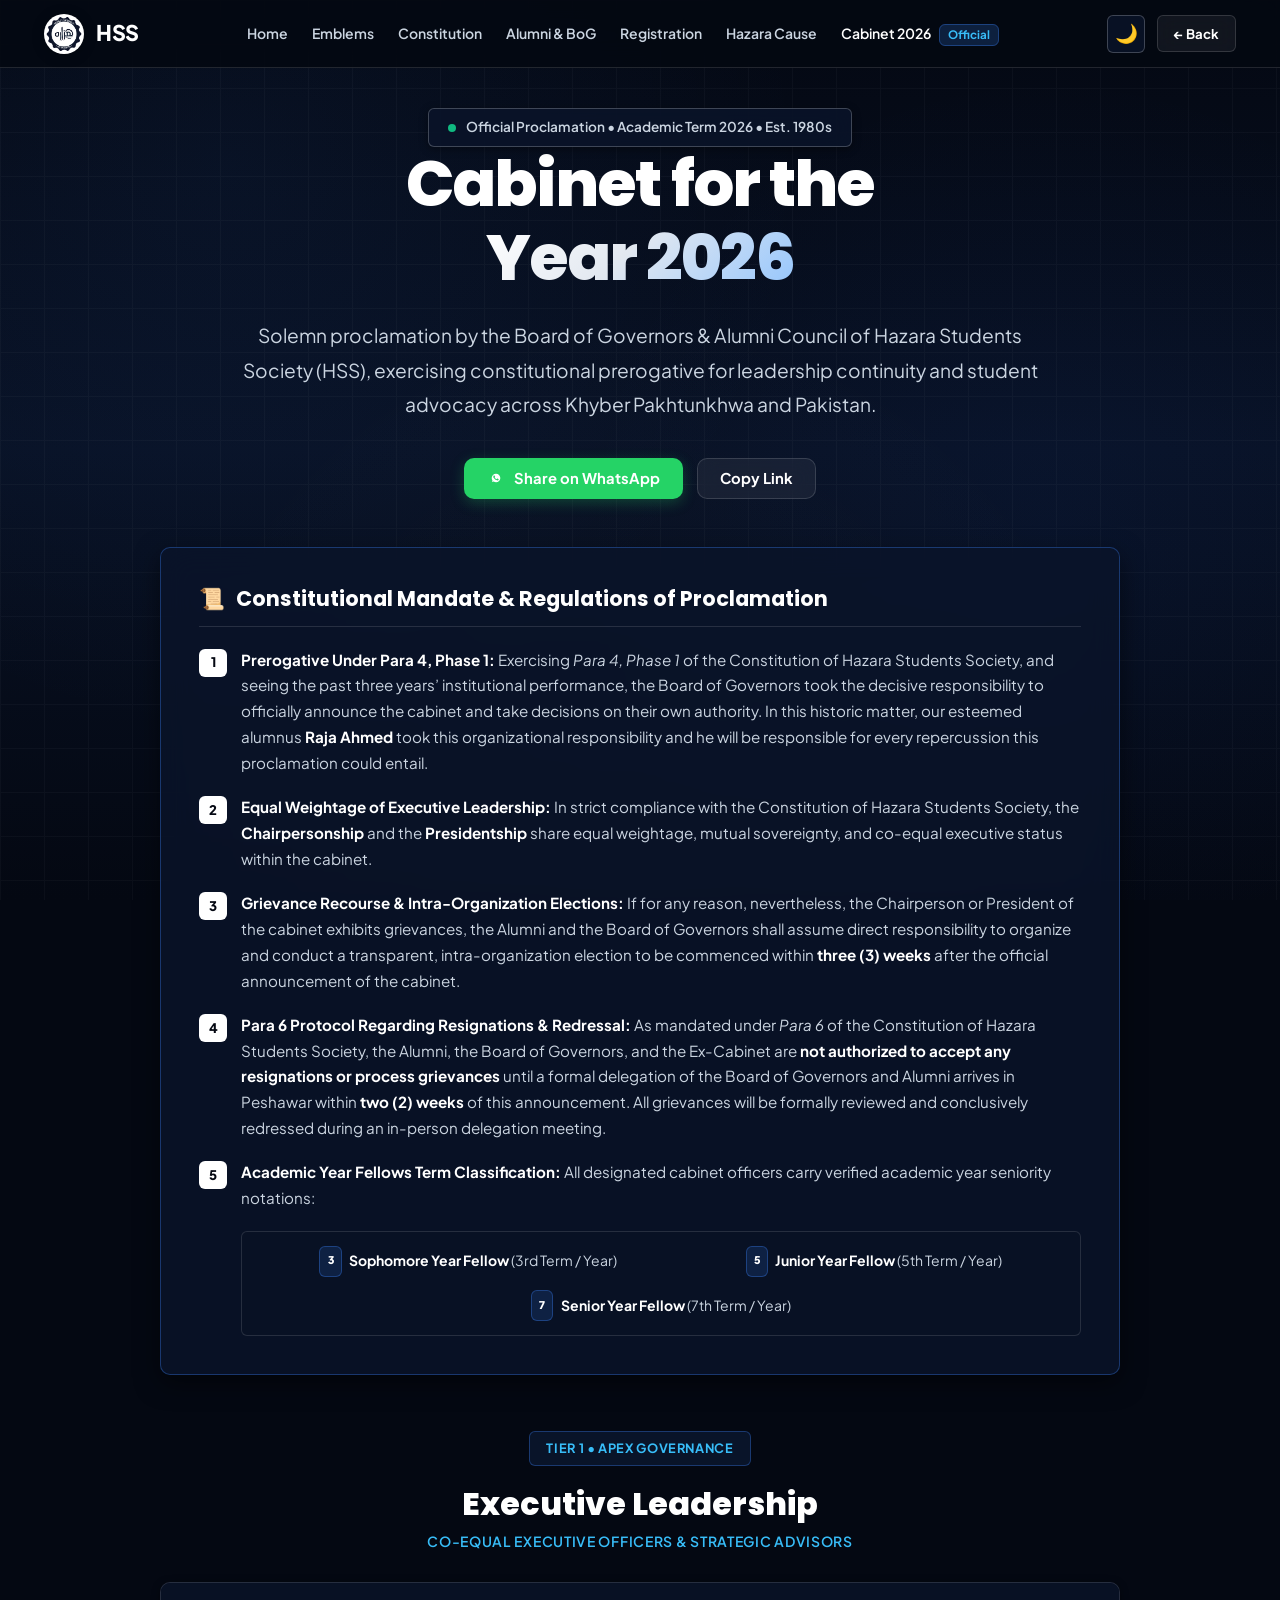
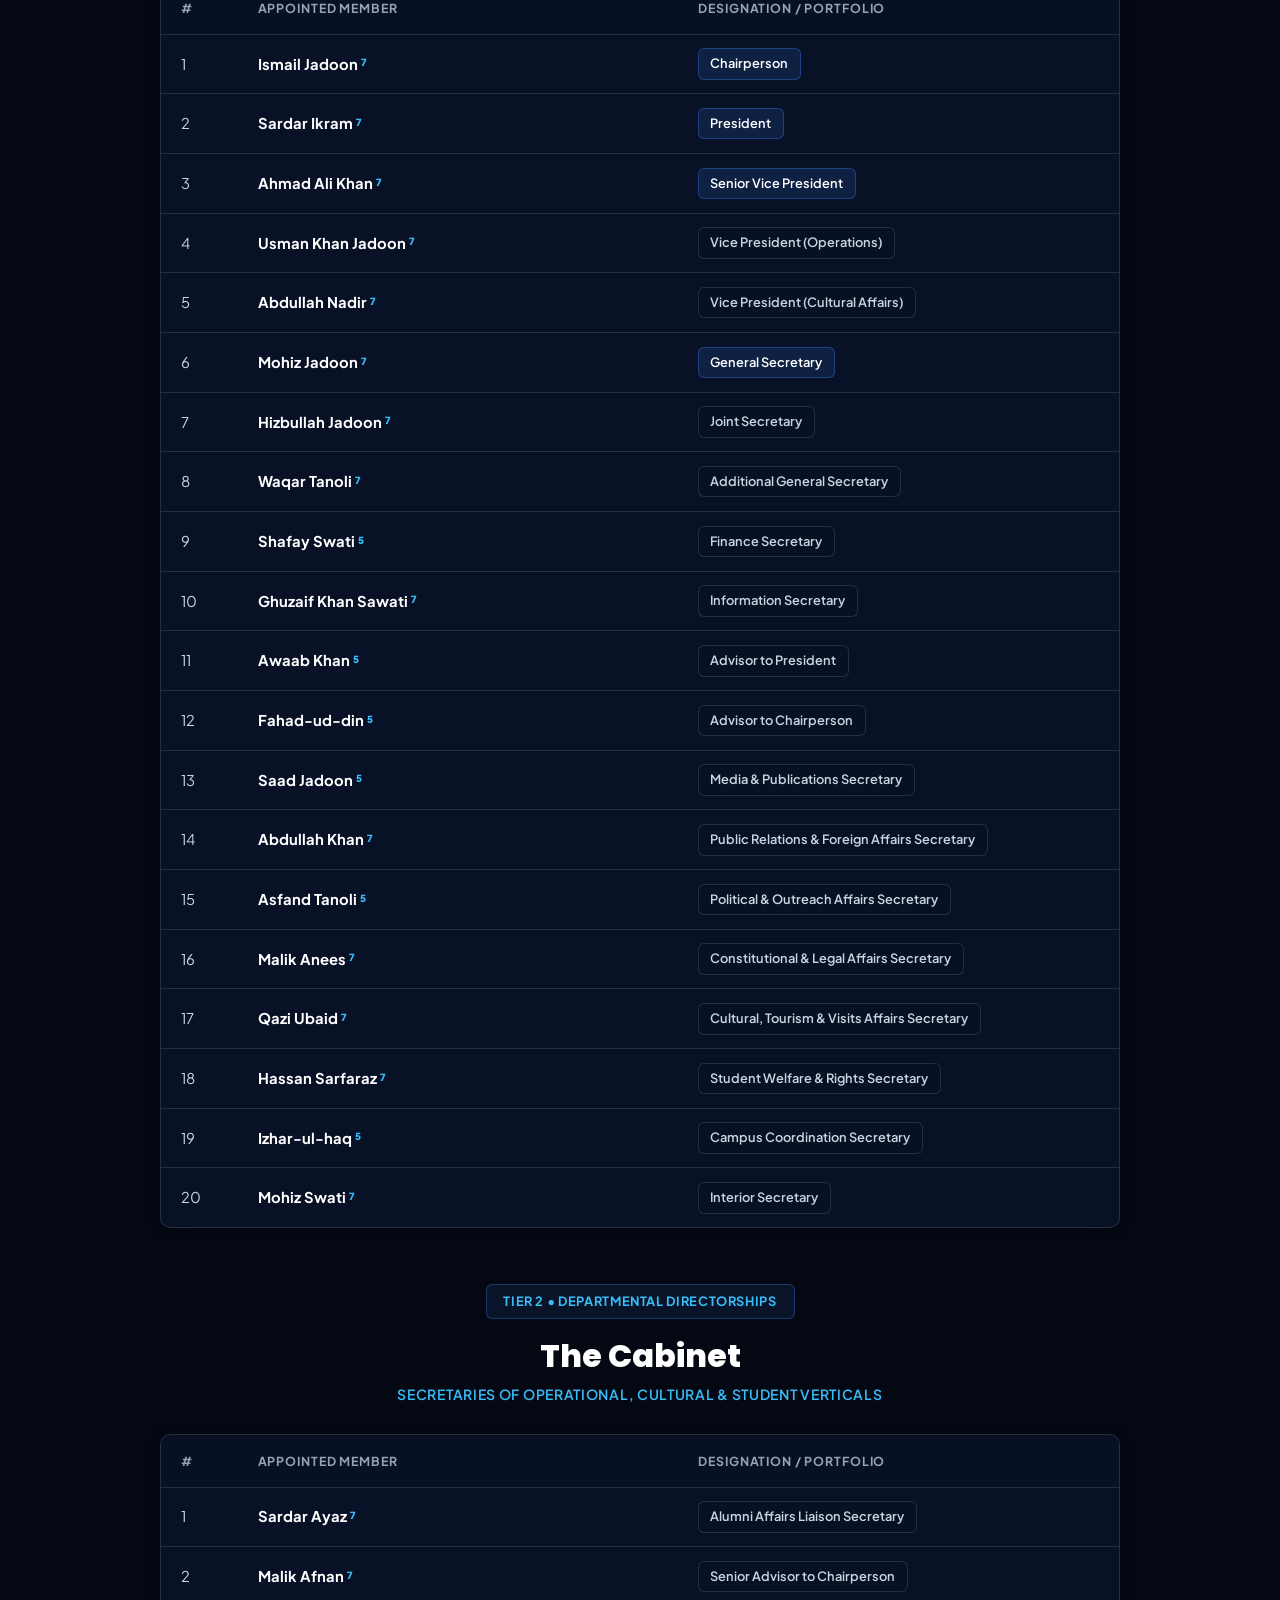
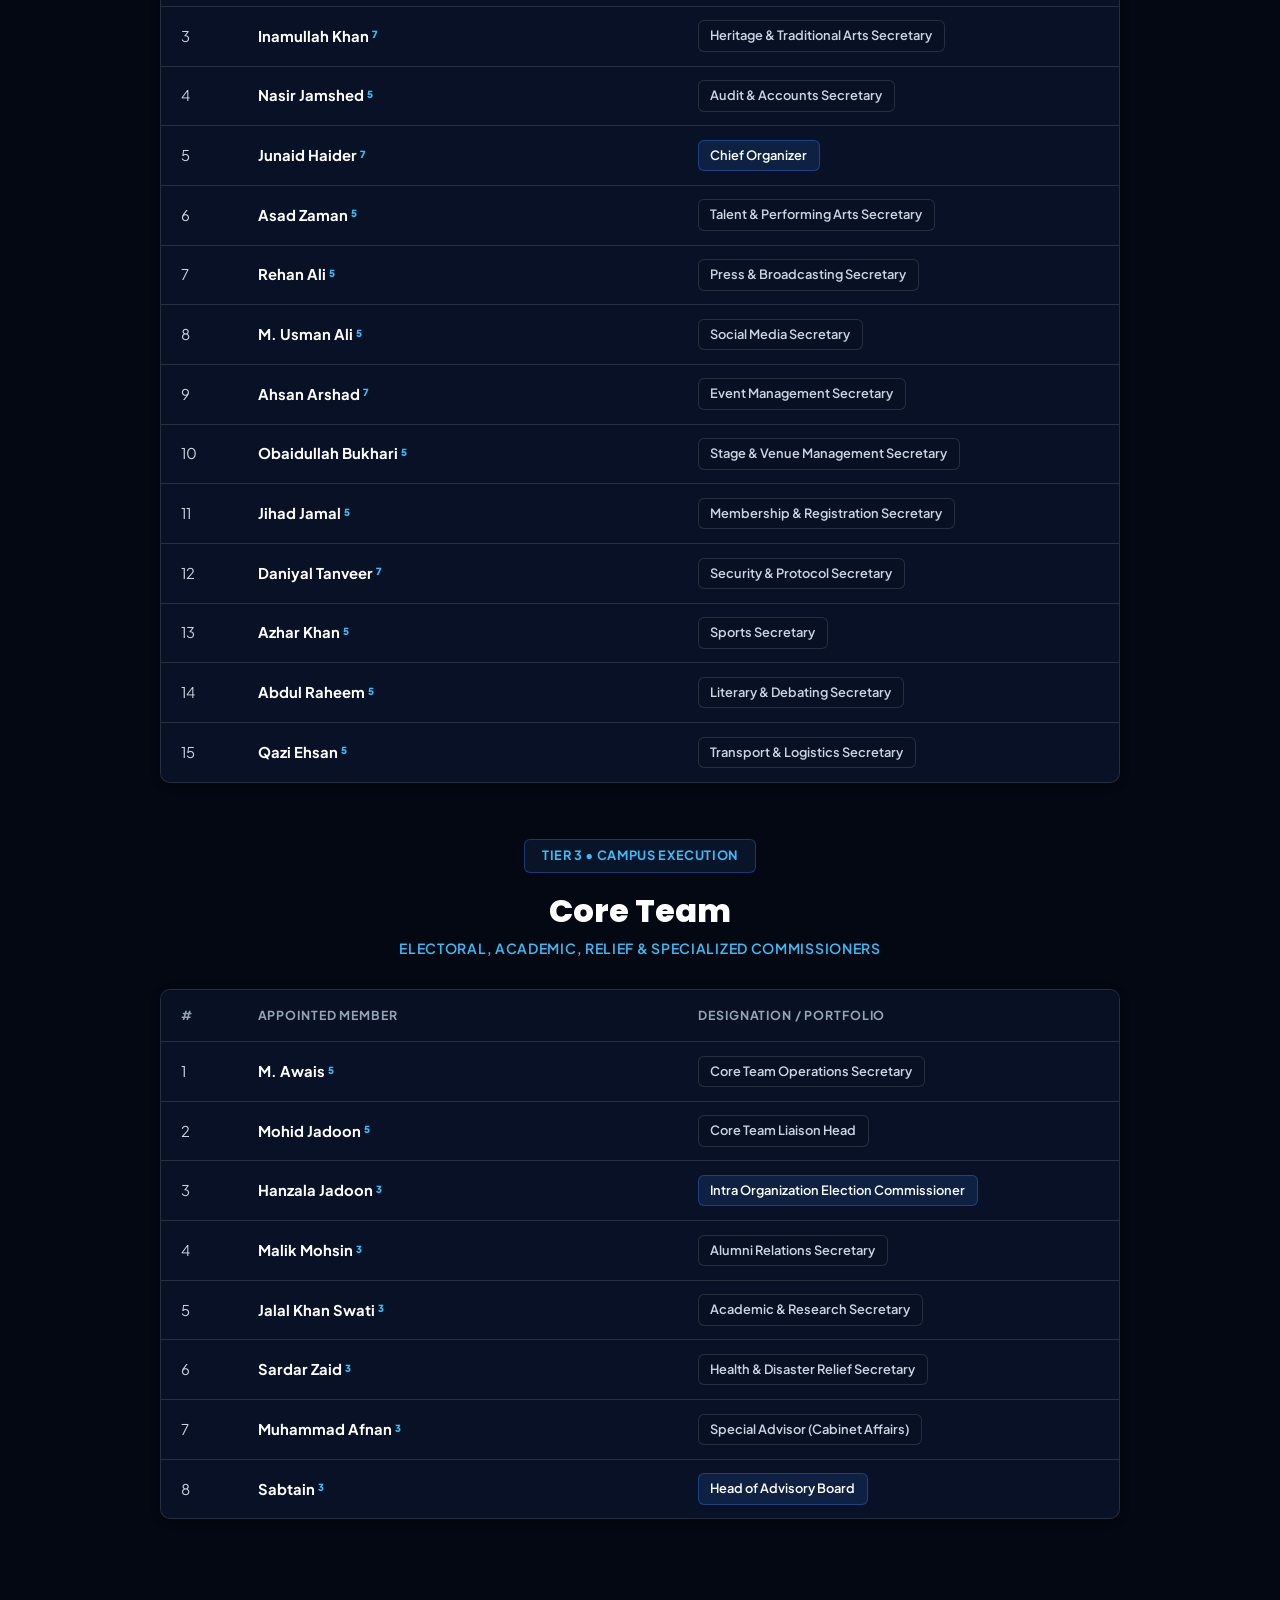
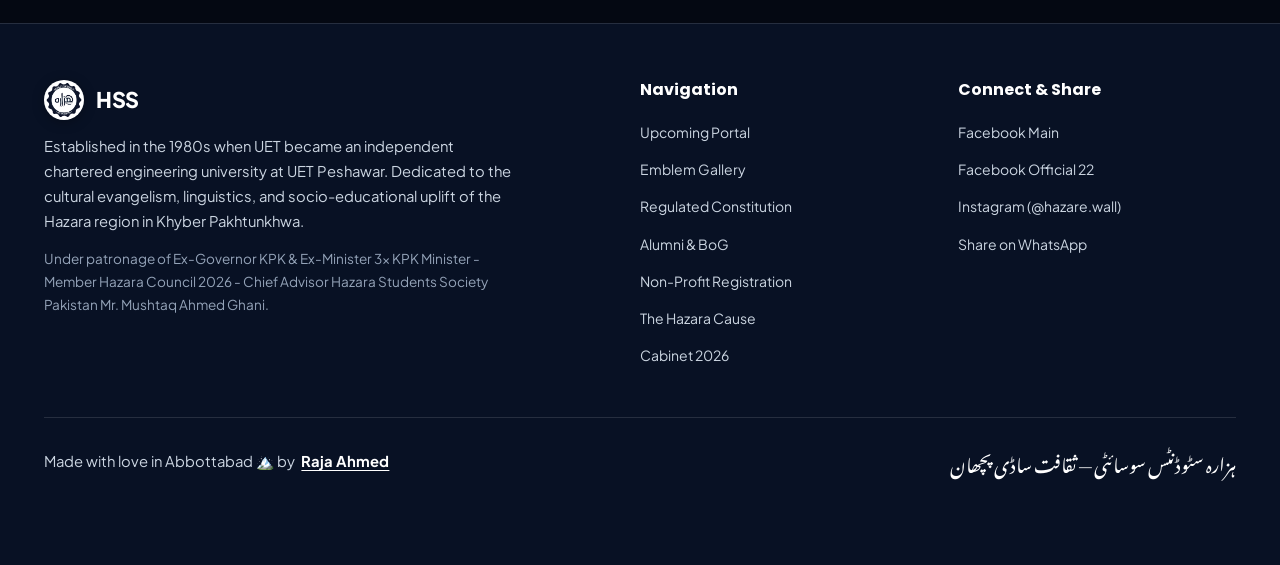
<file: cabinet-2026.html>
<!DOCTYPE html>
<html lang="en" data-theme="dark">
<head>
  <meta charset="UTF-8">
  <meta name="viewport" content="width=device-width, initial-scale=1.0">
  <title>Cabinet for the Year 2026 | Hazara Students Society (HSS)</title>
  
  <!-- Primary Meta Tags -->
  <meta name="title" content="Cabinet for the Year 2026 | Hazara Students Society (HSS)">
  <meta name="description" content="Official Cabinet Announcement for the Year 2026. Executive Leadership, Cabinet & Core Team sanctioned under the Constitution of Hazara Students Society. Est. 1980s when UET became an independent chartered engineering university.">
  <meta name="keywords" content="Hazara Students Society, HSS Cabinet 2026, UET Peshawar, Ismail Jadoon, Sardar Ikram, Raja Ahmed, Hazara Student Council">
  <meta name="author" content="Hazara Students Society">

  <!-- Open Graph / Facebook / WhatsApp (Using High-Res 1024x540 Landscape Banner) -->
  <meta property="og:type" content="website">
  <meta property="og:url" content="https://hsspk.vercel.app/cabinet-2026.html">
  <meta property="og:site_name" content="Hazara Students Society (HSS)">
  <meta property="og:title" content="Cabinet for the Year 2026 | Hazara Students Society (HSS)">
  <meta property="og:description" content="Official Proclamation: Cabinet for the Year 2026 announced under the Constitution of Hazara Students Society. Est. 1980s when UET became an independent chartered engineering university.">
  <meta property="og:image" content="https://hsspk.vercel.app/assets/images/og-image.jpg">
  <meta property="og:image:secure_url" content="https://hsspk.vercel.app/assets/images/og-image.jpg">
  <meta property="og:image:type" content="image/jpeg">
  <meta property="og:image:width" content="1024">
  <meta property="og:image:height" content="540">
  <meta property="og:image:alt" content="Hazara Students Society (HSS) - Official 2026 Proclamation">

  <!-- Twitter Meta Tags -->
  <meta name="twitter:card" content="summary_large_image">
  <meta name="twitter:url" content="https://hsspk.vercel.app/cabinet-2026.html">
  <meta name="twitter:title" content="Cabinet for the Year 2026 | Hazara Students Society (HSS)">
  <meta name="twitter:description" content="Official Proclamation: Cabinet for the Year 2026 announced under the Constitution of Hazara Students Society. Est. 1980s when UET became an independent chartered engineering university.">
  <meta name="twitter:image" content="https://hsspk.vercel.app/assets/images/og-image.jpg">

  <!-- Favicon -->
  <link rel="icon" type="image/png" href="./assets/images/hss-logo-navy.png">
  <link rel="apple-touch-icon" href="./assets/images/hss-logo-navy.png">

  <!-- Google Fonts -->
  <link rel="preconnect" href="https://fonts.googleapis.com">
  <link rel="preconnect" href="https://fonts.gstatic.com" crossorigin>
  <link href="https://fonts.googleapis.com/css2?family=Lato:ital,wght@0,400;0,700;1,400&family=Noto+Nastaliq+Urdu:wght@500;700&family=Plus+Jakarta+Sans:ital,wght@0,400;0,500;0,600;0,700;0,800;1,400&family=Poppins:wght@500;600;700;800&display=swap" rel="stylesheet">

  <!-- Master Stylesheet (Blue-Black & White Theme + Light/Dark Mode) -->
  <link rel="stylesheet" href="./assets/css/style.css">
</head>
<body>

  <!-- Ambient Backdrop Elements -->
  <div class="ambient-bg" aria-hidden="true"></div>
  <div class="ambient-grid" aria-hidden="true"></div>

  <!-- ==========================================================================
       Header & Smart Scroll Navigation
       Only "HSS" and Logo • No Big Words
       ========================================================================== -->
  <header class="site-header" id="header">
    <div class="container nav-container">
      <a href="index.html" class="brand-logo-group" aria-label="HSS Home">
        <img src="./assets/images/hss-logo-navy.png" alt="HSS Emblem" class="brand-badge-img">
        <span class="brand-logo-text">HSS</span>
      </a>

      <nav aria-label="Primary Navigation">
        <ul class="nav-links">
          <li><a href="index.html" class="nav-link">Home</a></li>
          <li><a href="index.html#emblems" class="nav-link">Emblems</a></li>
          <li><a href="index.html#constitution" class="nav-link">Constitution</a></li>
          <li><a href="index.html#alumni-bog" class="nav-link">Alumni & BoG</a></li>
          <li><a href="index.html#registration" class="nav-link">Registration</a></li>
          <li><a href="index.html#hazara-cause" class="nav-link">Hazara Cause</a></li>
          <li><a href="cabinet-2026.html" class="nav-link active">Cabinet 2026 <span class="nav-link-badge">Official</span></a></li>
        </ul>
      </nav>

      <div class="nav-actions">
        <!-- Theme Toggle Button -->
        <button type="button" class="theme-toggle-btn" id="themeToggleBtn" aria-label="Toggle Light / Dark Mode" title="Toggle Theme">
          🌙
        </button>
        <a href="index.html" class="btn btn-sm btn-secondary">
          <span>← Back</span>
        </a>
      </div>
    </div>
  </header>

  <main>
    <!-- Cabinet Hero Section -->
    <section class="cabinet-hero-section">
      <div class="container">
        <div class="hero-content">
          <div class="hero-status-pill">
            <span class="pulse-dot"></span>
            <span>Official Proclamation • Academic Term 2026 • Est. 1980s</span>
          </div>

          <h1 class="hero-title">
            Cabinet for the <br>
            <span class="white-gradient-text">Year 2026</span>
          </h1>

          <p class="hero-description">
            Solemn proclamation by the Board of Governors & Alumni Council of Hazara Students Society (HSS), 
            exercising constitutional prerogative for leadership continuity and student advocacy across Khyber Pakhtunkhwa and Pakistan.
          </p>

          <div class="hero-cta-group">
            <button type="button" class="btn btn-whatsapp" id="shareCabinetWhatsAppBtn" title="Share 2026 Cabinet on WhatsApp">
              <svg width="18" height="18" viewBox="0 0 24 24" fill="currentColor" aria-hidden="true"><path d="M12.031 6.172c-3.181 0-5.767 2.586-5.768 5.766-.001 1.298.38 2.27 1.019 3.287l-.582 2.128 2.182-.573c.978.58 1.911.928 3.145.929 3.178 0 5.767-2.587 5.768-5.766.001-3.187-2.575-5.771-5.764-5.771zm3.392 8.244c-.144.405-.837.774-1.17.824-.312.045-.694.074-2.115-.515-1.748-.724-2.909-2.527-2.998-2.646-.088-.119-.718-.957-.718-1.826 0-.868.455-1.297.616-1.477.161-.18.351-.225.468-.225.117 0 .234 0 .336.006.107.005.25.04.39.375.144.346.49 1.196.533 1.284.043.088.072.191.014.306-.058.115-.087.187-.174.288-.087.101-.183.226-.262.304-.087.087-.178.182-.077.355.101.173.449.741.964 1.201.662.591 1.221.774 1.394.861.173.086.275.072.376-.044.102-.115.434-.505.549-.679.116-.173.232-.145.39-.087s1.011.477 1.184.564.289.13.332.202c.043.072.043.419-.101.824z"/></svg>
              <span>Share on WhatsApp</span>
            </button>
            <button type="button" class="btn btn-secondary" id="copyCabinetLinkBtn">
              <span>Copy Link</span>
            </button>
          </div>
        </div>

        <!-- Constitutional Rules & Mandate Card (Crisp Rectangular Design • No Circles) -->
        <div class="cabinet-rules-card">
          <h2 class="rules-card-title">
            <span>📜</span>
            <span>Constitutional Mandate & Regulations of Proclamation</span>
          </h2>

          <ul class="cabinet-rules-list">
            <li class="cabinet-rule-item">
              <span class="rule-number-badge">1</span>
              <div class="rule-content">
                <strong>Prerogative Under Para 4, Phase 1:</strong> Exercising <em>Para 4, Phase 1</em> of the Constitution of Hazara Students Society, and seeing the past three years’ institutional performance, the Board of Governors took the decisive responsibility to officially announce the cabinet and take decisions on their own authority. In this historic matter, our esteemed alumnus <strong>Raja Ahmed</strong> took this organizational responsibility and he will be responsible for every repercussion this proclamation could entail.
              </div>
            </li>

            <li class="cabinet-rule-item">
              <span class="rule-number-badge">2</span>
              <div class="rule-content">
                <strong>Equal Weightage of Executive Leadership:</strong> In strict compliance with the Constitution of Hazara Students Society, the <strong>Chairpersonship</strong> and the <strong>Presidentship</strong> share equal weightage, mutual sovereignty, and co-equal executive status within the cabinet.
              </div>
            </li>

            <li class="cabinet-rule-item">
              <span class="rule-number-badge">3</span>
              <div class="rule-content">
                <strong>Grievance Recourse & Intra-Organization Elections:</strong> If for any reason, nevertheless, the Chairperson or President of the cabinet exhibits grievances, the Alumni and the Board of Governors shall assume direct responsibility to organize and conduct a transparent, intra-organization election to be commenced within <strong>three (3) weeks</strong> after the official announcement of the cabinet.
              </div>
            </li>

            <li class="cabinet-rule-item">
              <span class="rule-number-badge">4</span>
              <div class="rule-content">
                <strong>Para 6 Protocol Regarding Resignations & Redressal:</strong> As mandated under <em>Para 6</em> of the Constitution of Hazara Students Society, the Alumni, the Board of Governors, and the Ex-Cabinet are <strong>not authorized to accept any resignations or process grievances</strong> until a formal delegation of the Board of Governors and Alumni arrives in Peshawar within <strong>two (2) weeks</strong> of this announcement. All grievances will be formally reviewed and conclusively redressed during an in-person delegation meeting.
              </div>
            </li>

            <li class="cabinet-rule-item">
              <span class="rule-number-badge">5</span>
              <div class="rule-content">
                <strong>Academic Year Fellows Term Classification:</strong> All designated cabinet officers carry verified academic year seniority notations:
                <div class="fellow-key-card">
                  <div class="key-item">
                    <span class="key-sup">³</span>
                    <span><strong>Sophomore Year Fellow</strong> (3rd Term / Year)</span>
                  </div>
                  <div class="key-item">
                    <span class="key-sup">⁵</span>
                    <span><strong>Junior Year Fellow</strong> (5th Term / Year)</span>
                  </div>
                  <div class="key-item">
                    <span class="key-sup">⁷</span>
                    <span><strong>Senior Year Fellow</strong> (7th Term / Year)</span>
                  </div>
                </div>
              </div>
            </li>
          </ul>
        </div>

        <!-- Section 1: Executive Leadership -->
        <section class="cabinet-group-section">
          <div class="group-heading-wrap">
            <div class="section-pill">Tier 1 • Apex Governance</div>
            <h2 class="group-heading">Executive Leadership</h2>
            <p class="group-subheading">Co-Equal Executive Officers & Strategic Advisors</p>
          </div>

          <div class="cabinet-table-wrapper">
            <table class="cabinet-table" aria-label="Executive Leadership Table">
              <thead>
                <tr>
                  <th style="width: 8%;">#</th>
                  <th style="width: 46%;">Appointed Member</th>
                  <th style="width: 46%;">Designation / Portfolio</th>
                </tr>
              </thead>
              <tbody>
                <tr>
                  <td>1</td>
                  <td><span class="member-name">Ismail Jadoon <sup class="member-sup">⁷</sup></span></td>
                  <td><span class="role-pill leadership">Chairperson</span></td>
                </tr>
                <tr>
                  <td>2</td>
                  <td><span class="member-name">Sardar Ikram <sup class="member-sup">⁷</sup></span></td>
                  <td><span class="role-pill leadership">President</span></td>
                </tr>
                <tr>
                  <td>3</td>
                  <td><span class="member-name">Ahmad Ali Khan <sup class="member-sup">⁷</sup></span></td>
                  <td><span class="role-pill leadership">Senior Vice President</span></td>
                </tr>
                <tr>
                  <td>4</td>
                  <td><span class="member-name">Usman Khan Jadoon <sup class="member-sup">⁷</sup></span></td>
                  <td><span class="role-pill">Vice President (Operations)</span></td>
                </tr>
                <tr>
                  <td>5</td>
                  <td><span class="member-name">Abdullah Nadir <sup class="member-sup">⁷</sup></span></td>
                  <td><span class="role-pill">Vice President (Cultural Affairs)</span></td>
                </tr>
                <tr>
                  <td>6</td>
                  <td><span class="member-name">Mohiz Jadoon <sup class="member-sup">⁷</sup></span></td>
                  <td><span class="role-pill leadership">General Secretary</span></td>
                </tr>
                <tr>
                  <td>7</td>
                  <td><span class="member-name">Hizbullah Jadoon <sup class="member-sup">⁷</sup></span></td>
                  <td><span class="role-pill">Joint Secretary</span></td>
                </tr>
                <tr>
                  <td>8</td>
                  <td><span class="member-name">Waqar Tanoli <sup class="member-sup">⁷</sup></span></td>
                  <td><span class="role-pill">Additional General Secretary</span></td>
                </tr>
                <tr>
                  <td>9</td>
                  <td><span class="member-name">Shafay Swati <sup class="member-sup">⁵</sup></span></td>
                  <td><span class="role-pill">Finance Secretary</span></td>
                </tr>
                <tr>
                  <td>10</td>
                  <td><span class="member-name">Ghuzaif Khan Sawati <sup class="member-sup">⁷</sup></span></td>
                  <td><span class="role-pill">Information Secretary</span></td>
                </tr>
                <tr>
                  <td>11</td>
                  <td><span class="member-name">Awaab Khan <sup class="member-sup">⁵</sup></span></td>
                  <td><span class="role-pill">Advisor to President</span></td>
                </tr>
                <tr>
                  <td>12</td>
                  <td><span class="member-name">Fahad-ud-din <sup class="member-sup">⁵</sup></span></td>
                  <td><span class="role-pill">Advisor to Chairperson</span></td>
                </tr>
                <tr>
                  <td>13</td>
                  <td><span class="member-name">Saad Jadoon <sup class="member-sup">⁵</sup></span></td>
                  <td><span class="role-pill">Media & Publications Secretary</span></td>
                </tr>
                <tr>
                  <td>14</td>
                  <td><span class="member-name">Abdullah Khan <sup class="member-sup">⁷</sup></span></td>
                  <td><span class="role-pill">Public Relations & Foreign Affairs Secretary</span></td>
                </tr>
                <tr>
                  <td>15</td>
                  <td><span class="member-name">Asfand Tanoli <sup class="member-sup">⁵</sup></span></td>
                  <td><span class="role-pill">Political & Outreach Affairs Secretary</span></td>
                </tr>
                <tr>
                  <td>16</td>
                  <td><span class="member-name">Malik Anees <sup class="member-sup">⁷</sup></span></td>
                  <td><span class="role-pill">Constitutional & Legal Affairs Secretary</span></td>
                </tr>
                <tr>
                  <td>17</td>
                  <td><span class="member-name">Qazi Ubaid <sup class="member-sup">⁷</sup></span></td>
                  <td><span class="role-pill">Cultural, Tourism & Visits Affairs Secretary</span></td>
                </tr>
                <tr>
                  <td>18</td>
                  <td><span class="member-name">Hassan Sarfaraz <sup class="member-sup">⁷</sup></span></td>
                  <td><span class="role-pill">Student Welfare & Rights Secretary</span></td>
                </tr>
                <tr>
                  <td>19</td>
                  <td><span class="member-name">Izhar-ul-haq <sup class="member-sup">⁵</sup></span></td>
                  <td><span class="role-pill">Campus Coordination Secretary</span></td>
                </tr>
                <tr>
                  <td>20</td>
                  <td><span class="member-name">Mohiz Swati <sup class="member-sup">⁷</sup></span></td>
                  <td><span class="role-pill">Interior Secretary</span></td>
                </tr>
              </tbody>
            </table>
          </div>
        </section>

        <!-- Section 2: Cabinet -->
        <section class="cabinet-group-section">
          <div class="group-heading-wrap">
            <div class="section-pill">Tier 2 • Departmental Directorships</div>
            <h2 class="group-heading">The Cabinet</h2>
            <p class="group-subheading">Secretaries of Operational, Cultural & Student Verticals</p>
          </div>

          <div class="cabinet-table-wrapper">
            <table class="cabinet-table" aria-label="Cabinet Table">
              <thead>
                <tr>
                  <th style="width: 8%;">#</th>
                  <th style="width: 46%;">Appointed Member</th>
                  <th style="width: 46%;">Designation / Portfolio</th>
                </tr>
              </thead>
              <tbody>
                <tr>
                  <td>1</td>
                  <td><span class="member-name">Sardar Ayaz <sup class="member-sup">⁷</sup></span></td>
                  <td><span class="role-pill">Alumni Affairs Liaison Secretary</span></td>
                </tr>
                <tr>
                  <td>2</td>
                  <td><span class="member-name">Malik Afnan <sup class="member-sup">⁷</sup></span></td>
                  <td><span class="role-pill">Senior Advisor to Chairperson</span></td>
                </tr>
                <tr>
                  <td>3</td>
                  <td><span class="member-name">Inamullah Khan <sup class="member-sup">⁷</sup></span></td>
                  <td><span class="role-pill">Heritage & Traditional Arts Secretary</span></td>
                </tr>
                <tr>
                  <td>4</td>
                  <td><span class="member-name">Nasir Jamshed <sup class="member-sup">⁵</sup></span></td>
                  <td><span class="role-pill">Audit & Accounts Secretary</span></td>
                </tr>
                <tr>
                  <td>5</td>
                  <td><span class="member-name">Junaid Haider <sup class="member-sup">⁷</sup></span></td>
                  <td><span class="role-pill leadership">Chief Organizer</span></td>
                </tr>
                <tr>
                  <td>6</td>
                  <td><span class="member-name">Asad Zaman <sup class="member-sup">⁵</sup></span></td>
                  <td><span class="role-pill">Talent & Performing Arts Secretary</span></td>
                </tr>
                <tr>
                  <td>7</td>
                  <td><span class="member-name">Rehan Ali <sup class="member-sup">⁵</sup></span></td>
                  <td><span class="role-pill">Press & Broadcasting Secretary</span></td>
                </tr>
                <tr>
                  <td>8</td>
                  <td><span class="member-name">M. Usman Ali <sup class="member-sup">⁵</sup></span></td>
                  <td><span class="role-pill">Social Media Secretary</span></td>
                </tr>
                <tr>
                  <td>9</td>
                  <td><span class="member-name">Ahsan Arshad <sup class="member-sup">⁷</sup></span></td>
                  <td><span class="role-pill">Event Management Secretary</span></td>
                </tr>
                <tr>
                  <td>10</td>
                  <td><span class="member-name">Obaidullah Bukhari <sup class="member-sup">⁵</sup></span></td>
                  <td><span class="role-pill">Stage & Venue Management Secretary</span></td>
                </tr>
                <tr>
                  <td>11</td>
                  <td><span class="member-name">Jihad Jamal <sup class="member-sup">⁵</sup></span></td>
                  <td><span class="role-pill">Membership & Registration Secretary</span></td>
                </tr>
                <tr>
                  <td>12</td>
                  <td><span class="member-name">Daniyal Tanveer <sup class="member-sup">⁷</sup></span></td>
                  <td><span class="role-pill">Security & Protocol Secretary</span></td>
                </tr>
                <tr>
                  <td>13</td>
                  <td><span class="member-name">Azhar Khan <sup class="member-sup">⁵</sup></span></td>
                  <td><span class="role-pill">Sports Secretary</span></td>
                </tr>
                <tr>
                  <td>14</td>
                  <td><span class="member-name">Abdul Raheem <sup class="member-sup">⁵</sup></span></td>
                  <td><span class="role-pill">Literary & Debating Secretary</span></td>
                </tr>
                <tr>
                  <td>15</td>
                  <td><span class="member-name">Qazi Ehsan <sup class="member-sup">⁵</sup></span></td>
                  <td><span class="role-pill">Transport & Logistics Secretary</span></td>
                </tr>
              </tbody>
            </table>
          </div>
        </section>

        <!-- Section 3: Core Team -->
        <section class="cabinet-group-section">
          <div class="group-heading-wrap">
            <div class="section-pill">Tier 3 • Campus Execution</div>
            <h2 class="group-heading">Core Team</h2>
            <p class="group-subheading">Electoral, Academic, Relief & Specialized Commissioners</p>
          </div>

          <div class="cabinet-table-wrapper">
            <table class="cabinet-table" aria-label="Core Team Table">
              <thead>
                <tr>
                  <th style="width: 8%;">#</th>
                  <th style="width: 46%;">Appointed Member</th>
                  <th style="width: 46%;">Designation / Portfolio</th>
                </tr>
              </thead>
              <tbody>
                <tr>
                  <td>1</td>
                  <td><span class="member-name">M. Awais <sup class="member-sup">⁵</sup></span></td>
                  <td><span class="role-pill">Core Team Operations Secretary</span></td>
                </tr>
                <tr>
                  <td>2</td>
                  <td><span class="member-name">Mohid Jadoon <sup class="member-sup">⁵</sup></span></td>
                  <td><span class="role-pill">Core Team Liaison Head</span></td>
                </tr>
                <tr>
                  <td>3</td>
                  <td><span class="member-name">Hanzala Jadoon <sup class="member-sup">³</sup></span></td>
                  <td><span class="role-pill leadership">Intra Organization Election Commissioner</span></td>
                </tr>
                <tr>
                  <td>4</td>
                  <td><span class="member-name">Malik Mohsin <sup class="member-sup">³</sup></span></td>
                  <td><span class="role-pill">Alumni Relations Secretary</span></td>
                </tr>
                <tr>
                  <td>5</td>
                  <td><span class="member-name">Jalal Khan Swati <sup class="member-sup">³</sup></span></td>
                  <td><span class="role-pill">Academic & Research Secretary</span></td>
                </tr>
                <tr>
                  <td>6</td>
                  <td><span class="member-name">Sardar Zaid <sup class="member-sup">³</sup></span></td>
                  <td><span class="role-pill">Health & Disaster Relief Secretary</span></td>
                </tr>
                <tr>
                  <td>7</td>
                  <td><span class="member-name">Muhammad Afnan <sup class="member-sup">³</sup></span></td>
                  <td><span class="role-pill">Special Advisor (Cabinet Affairs)</span></td>
                </tr>
                <tr>
                  <td>8</td>
                  <td><span class="member-name">Sabtain <sup class="member-sup">³</sup></span></td>
                  <td><span class="role-pill leadership">Head of Advisory Board</span></td>
                </tr>
              </tbody>
            </table>
          </div>
        </section>

      </div>
    </section>
  </main>

  <!-- Mobile Bottom Floating Dock -->
  <nav class="mobile-dock" aria-label="Mobile Bottom Navigation">
    <a href="index.html#hero" class="dock-item">
      <span class="dock-icon">🏠</span>
      <span class="dock-label">Home</span>
    </a>
    <a href="index.html#emblems" class="dock-item">
      <span class="dock-icon">🛡️</span>
      <span class="dock-label">Emblems</span>
    </a>
    <a href="index.html#constitution" class="dock-item">
      <span class="dock-icon">📜</span>
      <span class="dock-label">Constitution</span>
    </a>
    <a href="index.html#alumni-bog" class="dock-item">
      <span class="dock-icon">🎓</span>
      <span class="dock-label">Alumni</span>
    </a>
    <a href="cabinet-2026.html" class="dock-item active">
      <span class="dock-icon">🏛️</span>
      <span class="dock-label">Cabinet</span>
    </a>
    <button type="button" class="dock-item" id="dockThemeToggle" aria-label="Toggle Theme">
      <span class="dock-icon">🌓</span>
      <span class="dock-label">Theme</span>
    </button>
  </nav>

  <!-- Site Footer (Updated Patronage Text) -->
  <footer class="site-footer">
    <div class="container">
      <div class="footer-top">
        <div class="footer-brand">
          <div class="brand-logo-group">
            <img src="./assets/images/hss-logo-navy.png" alt="HSS Logo" class="brand-badge-img">
            <span class="brand-logo-text">HSS</span>
          </div>
          <p>
            Established in the 1980s when UET became an independent chartered engineering university at UET Peshawar. Dedicated to the cultural evangelism, linguistics, and socio-educational uplift of the Hazara region in Khyber Pakhtunkhwa.
          </p>
          <p style="margin-top: 0.75rem; font-size: 0.85rem; color: var(--text-muted);">
            Under patronage of Ex-Governor KPK & Ex-Minister 3x KPK Minister - Member Hazara Council 2026 - Chief Advisor Hazara Students Society Pakistan Mr. Mushtaq Ahmed Ghani.
          </p>
        </div>

        <div class="footer-col">
          <h4>Navigation</h4>
          <ul class="footer-links">
            <li><a href="index.html">Upcoming Portal</a></li>
            <li><a href="index.html#emblems">Emblem Gallery</a></li>
            <li><a href="index.html#constitution">Regulated Constitution</a></li>
            <li><a href="index.html#alumni-bog">Alumni & BoG</a></li>
            <li><a href="index.html#registration">Non-Profit Registration</a></li>
            <li><a href="index.html#hazara-cause">The Hazara Cause</a></li>
            <li><a href="cabinet-2026.html">Cabinet 2026</a></li>
          </ul>
        </div>

        <div class="footer-col">
          <h4>Connect & Share</h4>
          <ul class="footer-links">
            <li><a href="https://www.facebook.com/hazarastudentssociety/" target="_blank" rel="noopener">Facebook Main</a></li>
            <li><a href="https://www.facebook.com/hssofficial22/" target="_blank" rel="noopener">Facebook Official 22</a></li>
            <li><a href="https://www.instagram.com/hazare.wall/?__d=1" target="_blank" rel="noopener">Instagram (@hazare.wall)</a></li>
            <li><a href="#" id="shareFooterWhatsApp">Share on WhatsApp</a></li>
          </ul>
        </div>
      </div>

      <div class="footer-bottom">
        <div class="footer-credits">
          Made with love in Abbottabad 🏔️ by <a href="https://ahmedrajaspeaks.cloud" target="_blank" rel="noopener noreferrer">Raja Ahmed</a>
        </div>
        <div class="footer-cultural-note" lang="ur">
          ہزارہ سٹوڈنٹس سوسائٹی — ثقافت ساڈی پچھان
        </div>
      </div>
    </div>
  </footer>

  <!-- Scripts -->
  <script src="./assets/js/main.js"></script>
  <script>
    // WhatsApp Share for Cabinet 2026
    document.getElementById('shareCabinetWhatsAppBtn')?.addEventListener('click', function() {
      const shareUrl = window.location.href;
      const text = encodeURIComponent(
        "🏛️ *Official Cabinet Announcement for the Year 2026*\n\n" +
        "Hazara Students Society (HSS) has officially proclaimed the Cabinet for 2026 under the Constitution of HSS.\n\n" +
        "• Chairperson: Ismail Jadoon ⁷\n" +
        "• President: Sardar Ikram ⁷\n" +
        "• Senior Vice President: Ahmad Ali Khan ⁷\n\n" +
        "Read the complete executive mandate and full cabinet roster:\n" + shareUrl
      );
      window.open('https://api.whatsapp.com/send?text=' + text, '_blank');
    });

    document.getElementById('shareFooterWhatsApp')?.addEventListener('click', function(e) {
      e.preventDefault();
      document.getElementById('shareCabinetWhatsAppBtn')?.click();
    });

    // Copy Link Button
    document.getElementById('copyCabinetLinkBtn')?.addEventListener('click', async function() {
      try {
        await navigator.clipboard.writeText(window.location.href);
        const originalText = this.innerHTML;
        this.innerHTML = '<span>Link Copied! ✓</span>';
        setTimeout(() => { this.innerHTML = originalText; }, 2500);
      } catch (err) {
        alert('URL copied to clipboard: ' + window.location.href);
      }
    });
  </script>
</body>
</html>
</file>
<file: assets/css/style.css>
/* ==========================================================================
   Hazara Students Society (HSS) - Official Portal Stylesheet
   Theme: Blue-Black & Pure White • Full Light/Dark Mode Support
   Mobile Dock Navigation • Smart Scroll Navbar • Crisp Executive Cabinet
   ========================================================================== */

:root {
  /* Default: Dark Theme (Blue-Black & White) */
  --bg-primary: #040812;
  --bg-secondary: #081124;
  --bg-tertiary: #0e1a38;
  --bg-card: rgba(10, 20, 42, 0.82);
  --bg-card-hover: rgba(16, 32, 66, 0.94);
  --bg-glass: rgba(4, 8, 18, 0.88);
  --bg-glass-card: rgba(255, 255, 255, 0.03);

  --text-primary: #ffffff;
  --text-secondary: #cbd5e1;
  --text-muted: #94a3b8;
  --text-inverse: #040812;

  --accent-blue: #2563eb;
  --accent-blue-light: #60a5fa;
  --accent-cyan: #38bdf8;
  --accent-ice: #e0f2fe;
  --accent-emerald: #10b981;

  --white-gradient: linear-gradient(135deg, #ffffff 0%, #e2e8f0 45%, #93c5fd 100%);
  --silver-gradient: linear-gradient(135deg, #ffffff 0%, #cbd5e1 60%, #94a3b8 100%);
  --card-gradient: linear-gradient(135deg, rgba(14, 26, 56, 0.7) 0%, rgba(8, 17, 36, 0.85) 100%);

  --border-subtle: rgba(255, 255, 255, 0.12);
  --border-medium: rgba(255, 255, 255, 0.22);
  --border-highlight: rgba(255, 255, 255, 0.45);
  --border-blue: rgba(59, 130, 246, 0.35);

  --btn-primary-bg: #ffffff;
  --btn-primary-text: #040812;
  --btn-primary-border: #ffffff;
  --btn-secondary-bg: rgba(255, 255, 255, 0.06);
  --btn-secondary-text: #ffffff;
  --btn-secondary-border: rgba(255, 255, 255, 0.14);

  --shadow-sm: 0 2px 8px rgba(0, 0, 0, 0.4);
  --shadow-md: 0 8px 24px rgba(0, 0, 0, 0.5);
  --shadow-lg: 0 16px 40px rgba(0, 0, 0, 0.6);
  --shadow-blue-glow: 0 0 28px rgba(59, 130, 246, 0.18);

  --dock-bg: rgba(8, 17, 36, 0.92);
  --dock-border: rgba(255, 255, 255, 0.16);

  /* Typography */
  --font-main: 'Plus Jakarta Sans', -apple-system, BlinkMacSystemFont, 'Segoe UI', Roboto, sans-serif;
  --font-heading: 'Poppins', var(--font-main);
  --font-urdu: 'Noto Nastaliq Urdu', serif;

  /* Layout */
  --container-max: 1240px;
  --radius-sm: 6px;
  --radius-md: 10px;
  --radius-lg: 16px;
  --radius-full: 9999px;
  --transition-fast: 0.2s cubic-bezier(0.4, 0, 0.2, 1);
  --transition-smooth: 0.35s cubic-bezier(0.16, 1, 0.3, 1);
}

/* Light Theme Override */
[data-theme="light"] {
  --bg-primary: #f8fafc;
  --bg-secondary: #ffffff;
  --bg-tertiary: #f1f5f9;
  --bg-card: rgba(255, 255, 255, 0.96);
  --bg-card-hover: #ffffff;
  --bg-glass: rgba(255, 255, 255, 0.92);
  --bg-glass-card: rgba(0, 0, 0, 0.02);

  --text-primary: #040812;
  --text-secondary: #334155;
  --text-muted: #64748b;
  --text-inverse: #ffffff;

  --accent-blue: #1d4ed8;
  --accent-blue-light: #2563eb;
  --accent-cyan: #0284c7;
  --accent-ice: #0369a1;

  --white-gradient: linear-gradient(135deg, #040812 0%, #1e3a8a 55%, #2563eb 100%);
  --silver-gradient: linear-gradient(135deg, #040812 0%, #334155 60%, #64748b 100%);
  --card-gradient: linear-gradient(135deg, rgba(241, 245, 249, 0.9) 0%, rgba(255, 255, 255, 0.95) 100%);

  --border-subtle: rgba(0, 0, 0, 0.09);
  --border-medium: rgba(0, 0, 0, 0.16);
  --border-highlight: rgba(0, 0, 0, 0.3);
  --border-blue: rgba(37, 99, 235, 0.28);

  --btn-primary-bg: #040812;
  --btn-primary-text: #ffffff;
  --btn-primary-border: #040812;
  --btn-secondary-bg: rgba(0, 0, 0, 0.04);
  --btn-secondary-text: #040812;
  --btn-secondary-border: rgba(0, 0, 0, 0.14);

  --shadow-sm: 0 2px 8px rgba(0, 0, 0, 0.06);
  --shadow-md: 0 8px 24px rgba(0, 0, 0, 0.08);
  --shadow-lg: 0 16px 40px rgba(0, 0, 0, 0.12);
  --shadow-blue-glow: 0 0 28px rgba(37, 99, 235, 0.08);

  --dock-bg: rgba(255, 255, 255, 0.94);
  --dock-border: rgba(0, 0, 0, 0.14);
}

/* Reset & Base Setup */
*, *::before, *::after {
  box-sizing: border-box;
  margin: 0;
  padding: 0;
}

html {
  scroll-behavior: smooth;
  font-size: 16px;
  color-scheme: dark light;
}

body {
  font-family: var(--font-main);
  background-color: var(--bg-primary);
  color: var(--text-primary);
  line-height: 1.68;
  overflow-x: hidden;
  position: relative;
  min-height: 100vh;
  -webkit-font-smoothing: antialiased;
  -moz-osx-font-smoothing: grayscale;
  transition: background-color var(--transition-fast), color var(--transition-fast);
}

/* Ambient Backdrop */
.ambient-bg {
  position: fixed;
  inset: 0;
  pointer-events: none;
  z-index: 0;
  background: 
    radial-gradient(circle at 18% 18%, rgba(59, 130, 246, 0.06) 0%, transparent 45%),
    radial-gradient(circle at 82% 60%, rgba(37, 99, 235, 0.05) 0%, transparent 40%),
    radial-gradient(circle at 50% 88%, rgba(255, 255, 255, 0.02) 0%, transparent 50%),
    linear-gradient(to bottom, var(--bg-primary) 0%, var(--bg-secondary) 50%, var(--bg-primary) 100%);
}

.ambient-grid {
  position: fixed;
  inset: 0;
  pointer-events: none;
  z-index: 0;
  opacity: 0.03;
  background-size: 44px 44px;
  background-image: 
    linear-gradient(to right, currentColor 1px, transparent 1px),
    linear-gradient(to bottom, currentColor 1px, transparent 1px);
}

/* Typography Utilities */
h1, h2, h3, h4, h5, h6 {
  font-family: var(--font-heading);
  font-weight: 700;
  line-height: 1.25;
  color: var(--text-primary);
}

p {
  color: var(--text-secondary);
}

a {
  color: inherit;
  text-decoration: none;
  transition: color var(--transition-fast);
}

.container {
  width: 100%;
  max-width: var(--container-max);
  margin-inline: auto;
  padding-inline: 1.5rem;
  position: relative;
  z-index: 1;
}

/* Section Header Styles */
.section-header {
  text-align: center;
  max-width: 840px;
  margin-inline: auto;
  margin-bottom: 3.5rem;
}

.section-pill {
  display: inline-flex;
  align-items: center;
  gap: 0.5rem;
  padding: 0.35rem 1.05rem;
  border-radius: var(--radius-sm);
  background: rgba(59, 130, 246, 0.1);
  border: 1px solid var(--border-blue);
  color: var(--accent-cyan);
  font-size: 0.8rem;
  font-weight: 700;
  letter-spacing: 0.05em;
  text-transform: uppercase;
  margin-bottom: 1.1rem;
}

.section-title {
  font-size: clamp(2rem, 4vw, 2.9rem);
  letter-spacing: -0.025em;
  margin-bottom: 1rem;
}

.section-subtitle {
  font-size: 1.05rem;
  color: var(--text-secondary);
  line-height: 1.7;
}

/* Gradient Text Replacement */
.gold-gradient-text,
.white-gradient-text {
  background: var(--white-gradient);
  -webkit-background-clip: text;
  -webkit-text-fill-color: transparent;
  display: inline-block;
}

/* ==========================================================================
   Header & Smart Scroll Navigation
   ========================================================================== */
.site-header {
  position: fixed;
  top: 0;
  left: 0;
  width: 100%;
  z-index: 100;
  padding: 0.85rem 0;
  transition: transform 0.35s cubic-bezier(0.16, 1, 0.3, 1), background 0.3s ease, padding 0.3s ease, box-shadow 0.3s ease;
  background: var(--bg-glass);
  backdrop-filter: blur(18px);
  -webkit-backdrop-filter: blur(18px);
  border-bottom: 1px solid var(--border-subtle);
}

/* Smart Navbar: Hides on Scroll Down, Shows on Scroll Up */
.site-header.nav-hidden {
  transform: translateY(-100%);
}

.site-header.scrolled {
  padding: 0.65rem 0;
  box-shadow: var(--shadow-sm);
}

.nav-container {
  display: flex;
  align-items: center;
  justify-content: space-between;
  gap: 1.25rem;
}

/* Brand Logo Group: Only Logo and Short HSS */
.brand-logo-group {
  display: flex;
  align-items: center;
  gap: 0.75rem;
}

.brand-badge-img {
  width: 40px;
  height: 40px;
  object-fit: contain;
  border-radius: 50%;
  background: #ffffff;
  padding: 2px;
  filter: drop-shadow(0 2px 6px rgba(0, 0, 0, 0.3));
  transition: transform var(--transition-fast);
}

.brand-logo-group:hover .brand-badge-img {
  transform: scale(1.06);
}

.brand-logo-text {
  font-size: 1.35rem;
  font-weight: 800;
  letter-spacing: -0.02em;
  color: var(--text-primary);
}

.nav-links {
  display: flex;
  align-items: center;
  gap: 1.5rem;
  list-style: none;
}

.nav-link {
  font-size: 0.875rem;
  font-weight: 600;
  color: var(--text-secondary);
  transition: color var(--transition-fast);
  position: relative;
  white-space: nowrap;
}

.nav-link:hover, .nav-link.active {
  color: var(--text-primary);
}

.nav-link::after {
  content: '';
  position: absolute;
  bottom: -4px;
  left: 0;
  width: 0%;
  height: 2px;
  background: currentColor;
  transition: width var(--transition-fast);
  border-radius: 2px;
}

.nav-link:hover::after {
  width: 100%;
}

.nav-link-badge {
  background: rgba(59, 130, 246, 0.2);
  border: 1px solid var(--border-blue);
  color: var(--accent-cyan);
  padding: 0.15rem 0.5rem;
  border-radius: var(--radius-sm);
  font-size: 0.725rem;
  font-weight: 700;
  margin-left: 0.35rem;
}

.nav-actions {
  display: flex;
  align-items: center;
  gap: 0.75rem;
}

/* Theme Toggle Button */
.theme-toggle-btn {
  background: var(--bg-secondary);
  border: 1px solid var(--border-medium);
  color: var(--text-primary);
  width: 38px;
  height: 38px;
  border-radius: var(--radius-sm);
  display: flex;
  align-items: center;
  justify-content: center;
  font-size: 1.15rem;
  cursor: pointer;
  transition: all var(--transition-fast);
}

.theme-toggle-btn:hover {
  border-color: var(--border-highlight);
  transform: translateY(-1px);
}

/* ==========================================================================
   Buttons (High Contrast • Clean Rounded Rectangles • No Giant Gold)
   ========================================================================== */
.btn {
  display: inline-flex;
  align-items: center;
  justify-content: center;
  gap: 0.55rem;
  padding: 0.65rem 1.4rem;
  border-radius: var(--radius-md);
  font-size: 0.925rem;
  font-weight: 700;
  cursor: pointer;
  border: 1px solid transparent;
  transition: all var(--transition-fast);
  text-decoration: none;
  white-space: nowrap;
  font-family: inherit;
}

.btn-sm {
  padding: 0.4rem 1rem;
  font-size: 0.825rem;
  border-radius: var(--radius-sm);
}

.btn-primary {
  background: var(--btn-primary-bg);
  color: var(--btn-primary-text);
  border-color: var(--btn-primary-border);
  box-shadow: var(--shadow-sm);
}

.btn-primary:hover {
  transform: translateY(-2px);
  box-shadow: var(--shadow-md);
  filter: brightness(1.08);
}

.btn-secondary {
  background: var(--btn-secondary-bg);
  color: var(--btn-secondary-text);
  border: 1px solid var(--btn-secondary-border);
  backdrop-filter: blur(10px);
}

.btn-secondary:hover {
  background: rgba(255, 255, 255, 0.12);
  border-color: var(--border-medium);
  transform: translateY(-2px);
}

[data-theme="light"] .btn-secondary:hover {
  background: rgba(0, 0, 0, 0.08);
}

.btn-outline-white,
.btn-outline-gold {
  background: transparent;
  color: var(--text-primary);
  border: 1px solid var(--border-medium);
}

.btn-outline-white:hover,
.btn-outline-gold:hover {
  background: rgba(255, 255, 255, 0.08);
  border-color: var(--border-highlight);
  transform: translateY(-2px);
}

.btn-whatsapp {
  background: #25D366;
  color: #ffffff;
  font-weight: 700;
  box-shadow: 0 4px 14px rgba(37, 211, 102, 0.25);
}

.btn-whatsapp:hover {
  background: #20ba59;
  box-shadow: 0 6px 20px rgba(37, 211, 102, 0.4);
  transform: translateY(-2px);
}

.btn-facebook {
  background: #1877F2;
  color: #ffffff;
}

.btn-facebook:hover {
  background: #1567d3;
  transform: translateY(-2px);
}

.btn-instagram {
  background: linear-gradient(45deg, #f09433 0%, #e6683c 25%, #dc2743 50%, #cc2366 75%, #bc1888 100%);
  color: #ffffff;
}

.btn-instagram:hover {
  filter: brightness(1.1);
  transform: translateY(-2px);
}

/* ==========================================================================
   Hero Section
   ========================================================================== */
.hero-section {
  position: relative;
  padding-top: clamp(6.5rem, 12vh, 9rem);
  padding-bottom: 4.5rem;
  overflow: hidden;
}

.hero-content {
  text-align: center;
  max-width: 960px;
  margin-inline: auto;
}

.hero-status-row {
  display: flex;
  align-items: center;
  justify-content: center;
  gap: 0.75rem;
  flex-wrap: wrap;
  margin-bottom: 1.75rem;
}

.hero-status-pill {
  display: inline-flex;
  align-items: center;
  gap: 0.65rem;
  padding: 0.45rem 1.15rem;
  border-radius: var(--radius-sm);
  background: var(--bg-card);
  border: 1px solid var(--border-medium);
  box-shadow: var(--shadow-sm);
  font-size: 0.85rem;
  font-weight: 600;
  color: var(--text-secondary);
  backdrop-filter: blur(12px);
}

.pulse-dot {
  width: 8px;
  height: 8px;
  border-radius: 50%;
  background: var(--accent-emerald);
  box-shadow: 0 0 0 0 rgba(16, 185, 129, 0.7);
  animation: pulse 2s infinite;
  flex-shrink: 0;
}

@keyframes pulse {
  0% { transform: scale(0.95); box-shadow: 0 0 0 0 rgba(16, 185, 129, 0.7); }
  70% { transform: scale(1); box-shadow: 0 0 0 8px rgba(16, 185, 129, 0); }
  100% { transform: scale(0.95); box-shadow: 0 0 0 0 rgba(16, 185, 129, 0); }
}

.hero-title {
  font-size: clamp(2.3rem, 5.2vw, 4rem);
  font-weight: 800;
  line-height: 1.16;
  letter-spacing: -0.03em;
  margin-bottom: 1.4rem;
}

.hero-description {
  font-size: clamp(1.025rem, 2vw, 1.2rem);
  color: var(--text-secondary);
  max-width: 820px;
  margin-inline: auto;
  line-height: 1.8;
  margin-bottom: 2.25rem;
}

.hero-highlight {
  color: var(--text-primary);
  font-weight: 700;
  border-bottom: 1px dashed var(--border-highlight);
}

.hero-cta-group {
  display: flex;
  align-items: center;
  justify-content: center;
  gap: 0.85rem;
  flex-wrap: wrap;
  margin-bottom: 3rem;
}

.hero-announcement-banner {
  background: var(--card-gradient);
  border: 1px solid var(--border-blue);
  border-radius: var(--radius-md);
  padding: 1rem 1.4rem;
  max-width: 760px;
  margin-inline: auto;
  margin-bottom: 2.75rem;
  display: flex;
  align-items: center;
  justify-content: space-between;
  gap: 1rem;
  flex-wrap: wrap;
  text-align: left;
}

.announcement-text {
  font-size: 0.925rem;
  color: var(--text-secondary);
}

.announcement-text strong {
  color: var(--text-primary);
}

/* Countdown Box Component */
.countdown-wrapper {
  background: var(--bg-card);
  border: 1px solid var(--border-subtle);
  border-radius: var(--radius-md);
  padding: 1.75rem 2.25rem;
  max-width: 720px;
  margin-inline: auto;
  backdrop-filter: blur(20px);
  box-shadow: var(--shadow-md);
  margin-bottom: 2.75rem;
  position: relative;
  overflow: hidden;
}

.countdown-wrapper::before {
  content: '';
  position: absolute;
  top: 0;
  left: 0;
  right: 0;
  height: 2px;
  background: var(--white-gradient);
}

.countdown-header {
  display: flex;
  align-items: center;
  justify-content: space-between;
  margin-bottom: 1.25rem;
  border-bottom: 1px solid var(--border-subtle);
  padding-bottom: 0.85rem;
  flex-wrap: wrap;
  gap: 0.75rem;
}

.countdown-label {
  font-size: 0.925rem;
  font-weight: 600;
  color: var(--text-secondary);
  display: flex;
  align-items: center;
  gap: 0.5rem;
}

.countdown-tag {
  font-size: 0.725rem;
  text-transform: uppercase;
  letter-spacing: 0.05em;
  padding: 0.2rem 0.65rem;
  background: rgba(59, 130, 246, 0.15);
  color: var(--accent-cyan);
  border-radius: var(--radius-sm);
  font-weight: 700;
  border: 1px solid var(--border-blue);
}

.countdown-grid {
  display: grid;
  grid-template-columns: repeat(4, 1fr);
  gap: 0.85rem;
}

.countdown-card {
  background: var(--bg-glass-card);
  border: 1px solid var(--border-subtle);
  border-radius: var(--radius-sm);
  padding: 0.9rem 0.5rem;
  text-align: center;
}

.countdown-num {
  font-family: var(--font-heading);
  font-size: clamp(1.75rem, 3.2vw, 2.3rem);
  font-weight: 800;
  color: var(--text-primary);
  line-height: 1.1;
  margin-bottom: 0.2rem;
}

.countdown-unit {
  font-size: 0.725rem;
  text-transform: uppercase;
  letter-spacing: 0.08em;
  color: var(--text-muted);
  font-weight: 600;
}

/* WhatsApp Link Preview Simulation Card */
.preview-showcase {
  background: var(--bg-card);
  border: 1px solid var(--border-subtle);
  border-radius: var(--radius-md);
  padding: 1.35rem;
  max-width: 660px;
  margin-inline: auto;
  text-align: left;
  backdrop-filter: blur(16px);
  box-shadow: var(--shadow-md);
}

.preview-badge-header {
  display: flex;
  align-items: center;
  justify-content: space-between;
  margin-bottom: 0.85rem;
  padding-bottom: 0.65rem;
  border-bottom: 1px solid var(--border-subtle);
}

.preview-badge-title {
  font-size: 0.825rem;
  color: var(--text-secondary);
  font-weight: 600;
  display: flex;
  align-items: center;
  gap: 0.45rem;
}

.whatsapp-bubble {
  background: #005c4b;
  border-radius: var(--radius-sm);
  padding: 0.95rem;
  display: flex;
  gap: 1.1rem;
  align-items: center;
  color: #ffffff;
  box-shadow: 0 4px 14px rgba(0, 0, 0, 0.25);
}

.whatsapp-preview-img {
  width: 80px;
  height: 80px;
  border-radius: var(--radius-sm);
  object-fit: contain;
  background: #ffffff;
  padding: 3px;
  flex-shrink: 0;
}

.whatsapp-preview-content {
  display: flex;
  flex-direction: column;
  gap: 0.25rem;
  overflow: hidden;
}

.whatsapp-preview-title {
  font-size: 0.95rem;
  font-weight: 700;
  color: #ffffff;
  line-height: 1.3;
}

.whatsapp-preview-desc {
  font-size: 0.8rem;
  color: rgba(255, 255, 255, 0.88);
  line-height: 1.4;
  display: -webkit-box;
  -webkit-line-clamp: 2;
  -webkit-box-orient: vertical;
  overflow: hidden;
}

.whatsapp-preview-domain {
  font-size: 0.7rem;
  color: rgba(255, 255, 255, 0.65);
  text-transform: uppercase;
  letter-spacing: 0.04em;
}

.whatsapp-share-cta-row {
  margin-top: 0.85rem;
  display: flex;
  align-items: center;
  justify-content: space-between;
  flex-wrap: wrap;
  gap: 0.75rem;
}

.whatsapp-share-hint {
  font-size: 0.775rem;
  color: var(--text-muted);
}

/* ==========================================================================
   Emblems & Seals Showcase Section
   ========================================================================== */
.emblems-section {
  padding: 4.5rem 0;
  position: relative;
}

.emblems-grid {
  display: grid;
  grid-template-columns: repeat(auto-fit, minmax(260px, 1fr));
  gap: 1.5rem;
}

.emblem-card {
  background: var(--bg-card);
  border: 1px solid var(--border-subtle);
  border-radius: var(--radius-md);
  padding: 2rem 1.5rem;
  text-align: center;
  transition: all var(--transition-smooth);
  position: relative;
  overflow: hidden;
  backdrop-filter: blur(16px);
  display: flex;
  flex-direction: column;
  align-items: center;
}

.emblem-card:hover {
  transform: translateY(-4px);
  border-color: var(--border-medium);
  box-shadow: var(--shadow-md);
  background: var(--bg-card-hover);
}

.emblem-badge-tag {
  position: absolute;
  top: 1rem;
  right: 1rem;
  font-size: 0.7rem;
  text-transform: uppercase;
  letter-spacing: 0.05em;
  font-weight: 700;
  padding: 0.2rem 0.6rem;
  border-radius: var(--radius-sm);
  background: var(--bg-secondary);
  color: var(--accent-cyan);
  border: 1px solid var(--border-subtle);
}

.emblem-card.featured .emblem-badge-tag {
  background: rgba(59, 130, 246, 0.15);
  border-color: var(--border-blue);
}

.emblem-img-wrap {
  width: 150px;
  height: 150px;
  margin: 1.25rem auto 1.5rem;
  display: flex;
  align-items: center;
  justify-content: center;
  position: relative;
}

.emblem-img {
  width: 100%;
  height: 100%;
  object-fit: contain;
  transition: transform var(--transition-smooth);
  filter: drop-shadow(0 6px 14px rgba(0, 0, 0, 0.4));
  border-radius: 50%;
}

.emblem-card:hover .emblem-img {
  transform: scale(1.05);
}

.emblem-title {
  font-size: 1.2rem;
  font-weight: 700;
  margin-bottom: 0.35rem;
  color: var(--text-primary);
}

.emblem-subtitle {
  font-size: 0.825rem;
  color: var(--accent-cyan);
  font-weight: 600;
  margin-bottom: 0.85rem;
}

.emblem-desc {
  font-size: 0.9rem;
  color: var(--text-secondary);
  line-height: 1.6;
}

/* ==========================================================================
   Constitution Section (Regulated Constitution & By-Laws)
   ========================================================================== */
.constitution-section {
  padding: 4.5rem 0;
  position: relative;
}

.constitution-notice-box {
  background: var(--card-gradient);
  border: 1px solid var(--border-blue);
  border-radius: var(--radius-md);
  padding: 1.5rem 1.75rem;
  margin-bottom: 2.5rem;
  display: flex;
  align-items: center;
  gap: 1.25rem;
  backdrop-filter: blur(14px);
}

.notice-icon-wrap {
  width: 48px;
  height: 48px;
  border-radius: var(--radius-sm);
  background: rgba(59, 130, 246, 0.2);
  border: 1px solid var(--border-blue);
  display: flex;
  align-items: center;
  justify-content: center;
  font-size: 1.4rem;
  flex-shrink: 0;
}

.notice-content h4 {
  font-size: 1.1rem;
  font-weight: 700;
  margin-bottom: 0.25rem;
  color: var(--text-primary);
}

.notice-content p {
  font-size: 0.925rem;
  color: var(--text-secondary);
  line-height: 1.6;
}

.constitution-grid {
  display: grid;
  grid-template-columns: repeat(auto-fit, minmax(300px, 1fr));
  gap: 1.5rem;
}

.constitution-card {
  background: var(--bg-card);
  border: 1px solid var(--border-subtle);
  border-radius: var(--radius-md);
  padding: 1.75rem;
  transition: all var(--transition-smooth);
  backdrop-filter: blur(14px);
}

.constitution-card:hover {
  border-color: var(--border-medium);
  transform: translateY(-3px);
  box-shadow: var(--shadow-sm);
}

.card-num-badge {
  font-size: 0.725rem;
  font-weight: 700;
  text-transform: uppercase;
  letter-spacing: 0.05em;
  padding: 0.2rem 0.65rem;
  background: var(--bg-secondary);
  border: 1px solid var(--border-subtle);
  color: var(--accent-cyan);
  border-radius: var(--radius-sm);
  display: inline-block;
  margin-bottom: 0.85rem;
}

.constitution-card h3 {
  font-size: 1.2rem;
  margin-bottom: 0.65rem;
  color: var(--text-primary);
}

.constitution-card p {
  font-size: 0.9rem;
  color: var(--text-secondary);
  line-height: 1.65;
}

/* ==========================================================================
   Alumni Network & Board of Governors (Big GitHub Note Showcase)
   ========================================================================== */
/* ==========================================================================
   Alumni Network & Board of Governors (Structure Like Global Orgs & Roster)
   ========================================================================== */
.alumni-bog-section {
  padding: 5rem 0;
  position: relative;
}

/* Global Organizational Structure (3 Pillars) */
.global-tiers-grid {
  display: grid;
  grid-template-columns: repeat(auto-fit, minmax(320px, 1fr));
  gap: 1.75rem;
  margin-bottom: 3rem;
}

.global-tier-card {
  background: var(--bg-card);
  border: 1px solid var(--border-subtle);
  border-top: 3px solid var(--accent-blue);
  border-radius: var(--radius-md);
  padding: 2rem;
  display: flex;
  flex-direction: column;
  box-shadow: var(--shadow-sm);
  transition: transform var(--transition-normal), box-shadow var(--transition-normal), border-color var(--transition-normal);
}

.global-tier-card:hover {
  transform: translateY(-4px);
  box-shadow: var(--shadow-md);
  border-color: var(--border-blue);
}

.global-tier-card.highlight-tier {
  border-top-color: var(--accent-cyan);
  background: linear-gradient(180deg, rgba(56, 189, 248, 0.05) 0%, var(--bg-card) 100%);
}

.tier-badge {
  display: inline-block;
  align-self: flex-start;
  font-size: 0.725rem;
  font-weight: 700;
  text-transform: uppercase;
  letter-spacing: 0.05em;
  padding: 0.25rem 0.65rem;
  border-radius: var(--radius-sm);
  background: rgba(59, 130, 246, 0.12);
  color: var(--accent-cyan);
  border: 1px solid var(--border-blue);
  margin-bottom: 1rem;
}

.global-tier-card h3 {
  font-size: 1.35rem;
  font-weight: 700;
  color: var(--text-primary);
  margin-bottom: 0.75rem;
}

.global-tier-card p {
  font-size: 0.95rem;
  color: var(--text-secondary);
  line-height: 1.7;
  margin-bottom: 1.25rem;
}

.tier-features {
  list-style: none;
  margin-top: auto;
  display: flex;
  flex-direction: column;
  gap: 0.5rem;
  border-top: 1px solid var(--border-subtle);
  padding-top: 1rem;
}

.tier-features li {
  font-size: 0.875rem;
  color: var(--text-primary);
  display: flex;
  align-items: center;
  gap: 0.5rem;
  font-weight: 500;
}

.tier-features li::before {
  content: '✦';
  color: var(--accent-cyan);
  font-size: 0.75rem;
}

/* Heritage Quote Box */
.alumni-quote-box {
  background: var(--bg-card);
  border-left: 4px solid var(--accent-blue);
  border-radius: 0 var(--radius-md) var(--radius-md) 0;
  padding: 1.75rem 2rem;
  margin-bottom: 3rem;
  backdrop-filter: blur(14px);
  box-shadow: var(--shadow-sm);
}

.alumni-quote-text {
  font-size: 1.15rem;
  font-style: italic;
  color: var(--text-primary);
  line-height: 1.75;
  margin-bottom: 0.75rem;
}

.alumni-hashtags {
  display: flex;
  gap: 1rem;
  font-weight: 700;
  color: var(--accent-cyan);
  font-size: 0.95rem;
}

/* Big HSS Group Chat / Dispatch Container */
.alumni-note-container {
  background: var(--bg-card);
  border: 1px solid var(--border-medium);
  border-radius: var(--radius-md);
  padding: clamp(1.75rem, 3.5vw, 3rem);
  margin-bottom: 3.5rem;
  box-shadow: var(--shadow-md);
}

.alumni-note-header {
  border-bottom: 1px solid var(--border-subtle);
  padding-bottom: 1.5rem;
  margin-bottom: 2rem;
  display: flex;
  align-items: center;
  justify-content: space-between;
  flex-wrap: wrap;
  gap: 1rem;
}

.note-header-left {
  display: flex;
  align-items: center;
  gap: 1rem;
}

.chat-badge-icon {
  font-size: 2.25rem;
  display: flex;
  align-items: center;
  justify-content: center;
  width: 52px;
  height: 52px;
  background: rgba(59, 130, 246, 0.12);
  border-radius: var(--radius-sm);
  border: 1px solid var(--border-blue);
}

.alumni-note-title {
  font-size: 1.45rem;
  color: var(--text-primary);
  margin-bottom: 0.25rem;
}

.alumni-note-sub {
  font-size: 0.85rem;
  color: var(--text-muted);
}

/* Chat Sender Header */
.chat-sender-header {
  display: flex;
  align-items: center;
  gap: 0.65rem;
  padding-bottom: 0.5rem;
  border-bottom: 1px dashed var(--border-subtle);
  margin-bottom: 0.75rem;
}

.chat-sender-avatar {
  font-size: 1.15rem;
}

.chat-sender-name {
  font-size: 0.95rem;
  font-weight: 700;
  color: var(--accent-cyan);
}

.chat-timestamp {
  font-size: 0.75rem;
  color: var(--text-muted);
  margin-left: auto;
}

/* Aim Box */
.alumni-aim-box {
  background: var(--bg-glass-card);
  border: 1px solid var(--border-subtle);
  border-radius: var(--radius-sm);
  padding: 1.75rem;
  margin-bottom: 2rem;
}

.alumni-aim-box h4 {
  font-size: 1.25rem;
  color: var(--text-primary);
  margin-bottom: 0.85rem;
}

.alumni-aim-box p {
  font-size: 0.975rem;
  color: var(--text-secondary);
  line-height: 1.8;
  margin-bottom: 0.95rem;
}

.alumni-aim-box p:last-child {
  margin-bottom: 0;
}

.aim-highlight-callout {
  background: rgba(59, 130, 246, 0.1);
  border-left: 3px solid var(--accent-cyan);
  padding: 1rem 1.25rem;
  border-radius: 0 var(--radius-sm) var(--radius-sm) 0;
  font-size: 0.975rem;
  color: var(--text-primary);
  line-height: 1.75;
  margin-top: 1rem;
}

/* Demographics Intro */
.demographics-section-intro {
  margin-top: 2.5rem;
  margin-bottom: 1.75rem;
}

/* Demographics Roster Grid */
.demographics-roster-grid {
  display: grid;
  grid-template-columns: repeat(auto-fit, minmax(320px, 1fr));
  gap: 1.5rem;
  margin-bottom: 2rem;
}

.roster-card {
  background: var(--bg-secondary);
  border: 1px solid var(--border-subtle);
  border-radius: var(--radius-sm);
  padding: 1.65rem;
  display: flex;
  flex-direction: column;
  transition: transform var(--transition-normal), border-color var(--transition-normal);
}

.roster-card:hover {
  transform: translateY(-2px);
  border-color: var(--border-blue);
}

.roster-card.highlight-card {
  background: linear-gradient(180deg, rgba(56, 189, 248, 0.04) 0%, var(--bg-secondary) 100%);
  border-color: rgba(56, 189, 248, 0.25);
}

.roster-card-header {
  display: flex;
  align-items: center;
  justify-content: space-between;
  margin-bottom: 0.85rem;
  padding-bottom: 0.65rem;
  border-bottom: 1px solid var(--border-subtle);
}

.cohort-number {
  display: inline-flex;
  align-items: center;
  justify-content: center;
  width: 24px;
  height: 24px;
  background: rgba(59, 130, 246, 0.2);
  color: var(--accent-cyan);
  border-radius: 4px;
  font-size: 0.8rem;
  font-weight: 700;
  margin-right: 0.45rem;
}

.roster-card-title {
  font-size: 1.15rem;
  font-weight: 700;
  color: var(--text-primary);
}

.roster-tag {
  font-size: 0.7rem;
  font-weight: 700;
  padding: 0.25rem 0.55rem;
  border-radius: var(--radius-sm);
  background: rgba(59, 130, 246, 0.15);
  color: var(--accent-cyan);
  border: 1px solid var(--border-blue);
  text-transform: uppercase;
}

.roster-cohort-desc {
  font-size: 0.925rem;
  color: var(--text-secondary);
  line-height: 1.6;
  margin-bottom: 1rem;
}

.roster-names-list {
  list-style: none;
  display: flex;
  flex-direction: column;
  gap: 0.55rem;
  margin-bottom: 1.25rem;
}

.roster-names-list li {
  font-size: 0.95rem;
  color: var(--text-primary);
  font-weight: 600;
  display: flex;
  align-items: center;
  gap: 0.5rem;
}

.roster-names-list li::before {
  content: '▸';
  color: var(--accent-cyan);
  font-size: 0.9rem;
}

.core-highlight-pill {
  background: rgba(56, 189, 248, 0.12);
  border: 1px solid var(--border-blue);
  padding: 0.65rem 0.9rem;
  border-radius: var(--radius-sm);
  font-size: 0.875rem;
  font-weight: 600;
  color: var(--text-primary);
  margin-bottom: 1rem;
  line-height: 1.5;
}

.roster-note {
  font-size: 0.85rem;
  color: var(--text-muted);
  font-style: italic;
  border-top: 1px dashed var(--border-subtle);
  padding-top: 0.75rem;
  margin-top: auto;
}

/* Cyberspace Box */
.cyberspace-box {
  background: var(--bg-secondary);
  border: 1px solid var(--border-subtle);
  border-left: 4px solid var(--accent-cyan);
  border-radius: var(--radius-sm);
  padding: 1.5rem;
  display: flex;
  align-items: flex-start;
  gap: 1.25rem;
  margin-top: 2rem;
  margin-bottom: 2rem;
}

.cyberspace-icon {
  font-size: 2rem;
  line-height: 1;
}

.cyberspace-content h4 {
  font-size: 1.15rem;
  color: var(--text-primary);
  margin-bottom: 0.45rem;
}

.cyberspace-content p {
  font-size: 0.95rem;
  color: var(--text-secondary);
  line-height: 1.75;
  font-style: italic;
  margin: 0;
}

/* Intro Message Template Box */
.intro-template-box {
  background: var(--bg-secondary);
  border: 1px solid var(--border-medium);
  border-radius: var(--radius-sm);
  padding: 1.75rem;
  margin-top: 1.5rem;
}

.intro-template-header {
  display: flex;
  align-items: center;
  justify-content: space-between;
  flex-wrap: wrap;
  gap: 1rem;
  margin-bottom: 1rem;
}

.template-pill {
  font-size: 0.725rem;
  font-weight: 700;
  text-transform: uppercase;
  letter-spacing: 0.05em;
  padding: 0.2rem 0.5rem;
  border-radius: var(--radius-sm);
  background: rgba(59, 130, 246, 0.15);
  color: var(--accent-cyan);
  border: 1px solid var(--border-blue);
  display: inline-block;
  margin-bottom: 0.4rem;
}

.intro-template-title {
  font-size: 1.25rem;
  color: var(--text-primary);
  margin-bottom: 0.25rem;
}

.intro-template-desc {
  font-size: 0.9rem;
  color: var(--text-secondary);
  margin: 0;
}

.template-pre {
  background: var(--bg-primary);
  border: 1px solid var(--border-subtle);
  border-radius: var(--radius-sm);
  padding: 1.25rem 1.5rem;
  margin: 1.25rem 0;
  overflow-x: auto;
}

.template-pre code {
  font-family: 'JetBrains Mono', 'Fira Code', Consolas, monospace;
  font-size: 0.925rem;
  line-height: 1.8;
  color: var(--text-primary);
  display: block;
  white-space: pre;
}

.template-actions {
  display: flex;
  flex-wrap: wrap;
  gap: 0.75rem;
  align-items: center;
}

/* ==========================================================================
   Non-Profit Status & Registration Laws in Pakistan Section
   ========================================================================== */
.registration-section {
  padding: 4.5rem 0;
  position: relative;
}

.registration-banner {
  background: var(--bg-card);
  border: 1px solid var(--border-medium);
  border-radius: var(--radius-md);
  padding: 1.75rem 2rem;
  margin-bottom: 2.5rem;
}

.reg-status-pill {
  display: inline-flex;
  align-items: center;
  gap: 0.6rem;
  background: rgba(16, 185, 129, 0.15);
  border: 1px solid rgba(16, 185, 129, 0.4);
  color: #34d399;
  padding: 0.3rem 0.85rem;
  border-radius: var(--radius-sm);
  font-size: 0.775rem;
  font-weight: 700;
  text-transform: uppercase;
  letter-spacing: 0.05em;
  margin-bottom: 0.65rem;
}

.laws-grid {
  display: grid;
  grid-template-columns: repeat(auto-fit, minmax(300px, 1fr));
  gap: 1.5rem;
}

.law-card {
  background: var(--bg-card);
  border: 1px solid var(--border-subtle);
  border-radius: var(--radius-md);
  padding: 1.75rem;
  backdrop-filter: blur(14px);
  transition: all var(--transition-smooth);
}

.law-card:hover {
  border-color: var(--border-medium);
  transform: translateY(-3px);
  box-shadow: var(--shadow-sm);
}

.law-code-badge {
  font-size: 0.725rem;
  font-weight: 700;
  text-transform: uppercase;
  letter-spacing: 0.05em;
  padding: 0.2rem 0.65rem;
  background: var(--bg-secondary);
  color: var(--accent-cyan);
  border: 1px solid var(--border-subtle);
  border-radius: var(--radius-sm);
  display: inline-block;
  margin-bottom: 0.85rem;
}

.law-card h3 {
  font-size: 1.15rem;
  margin-bottom: 0.65rem;
  color: var(--text-primary);
}

.law-card p {
  font-size: 0.9rem;
  color: var(--text-secondary);
  line-height: 1.65;
}

/* ==========================================================================
   Political Philosophy & Democratic Engagement Section
   ========================================================================== */
.political-section {
  padding: 4.5rem 0;
  position: relative;
}

.political-banner {
  background: var(--card-gradient);
  border: 1px solid var(--border-subtle);
  border-radius: var(--radius-md);
  padding: clamp(1.75rem, 3.5vw, 3rem);
  text-align: center;
  max-width: 960px;
  margin-inline: auto;
  backdrop-filter: blur(18px);
  box-shadow: var(--shadow-md);
}

.political-banner h3 {
  font-size: clamp(1.5rem, 2.8vw, 2.1rem);
  margin-bottom: 0.85rem;
  color: var(--text-primary);
}

.political-banner p {
  font-size: 1rem;
  color: var(--text-secondary);
  line-height: 1.8;
  max-width: 820px;
  margin-inline: auto;
  margin-bottom: 2rem;
}

.parties-showcase-title {
  font-size: 0.825rem;
  text-transform: uppercase;
  letter-spacing: 0.06em;
  font-weight: 700;
  color: var(--accent-cyan);
  margin-bottom: 1.1rem;
}

.parties-grid {
  display: flex;
  flex-wrap: wrap;
  gap: 0.65rem;
  justify-content: center;
}

.party-tag {
  background: var(--bg-secondary);
  border: 1px solid var(--border-subtle);
  color: var(--text-primary);
  padding: 0.45rem 1rem;
  border-radius: var(--radius-sm);
  font-size: 0.85rem;
  font-weight: 600;
  transition: all var(--transition-fast);
}

.party-tag:hover {
  background: rgba(59, 130, 246, 0.15);
  border-color: var(--border-blue);
  transform: translateY(-2px);
}

/* ==========================================================================
   The Hazara Cause Section (Hazara Suba)
   ========================================================================== */
.hazara-cause-section {
  padding: 4.5rem 0;
  position: relative;
}

.cause-card {
  background: var(--bg-card);
  border: 1px solid var(--border-subtle);
  border-radius: var(--radius-md);
  padding: clamp(1.75rem, 3.5vw, 3rem);
  backdrop-filter: blur(18px);
  box-shadow: var(--shadow-md);
  margin-bottom: 2.5rem;
}

.cause-card h3 {
  font-size: clamp(1.6rem, 3vw, 2.2rem);
  margin-bottom: 1.1rem;
  color: var(--text-primary);
}

.cause-card p {
  font-size: 1rem;
  color: var(--text-secondary);
  line-height: 1.8;
  margin-bottom: 1.25rem;
}

.commemoration-grid {
  display: grid;
  grid-template-columns: repeat(auto-fit, minmax(300px, 1fr));
  gap: 1.5rem;
  margin-top: 2rem;
}

.commemoration-card {
  background: var(--bg-secondary);
  border: 1px solid var(--border-subtle);
  border-radius: var(--radius-sm);
  padding: 1.75rem;
  transition: all var(--transition-smooth);
}

.commemoration-card:hover {
  border-color: var(--border-medium);
  transform: translateY(-3px);
}

.commemoration-date-badge {
  font-size: 0.775rem;
  font-weight: 800;
  text-transform: uppercase;
  letter-spacing: 0.05em;
  padding: 0.25rem 0.75rem;
  border-radius: var(--radius-sm);
  display: inline-block;
  margin-bottom: 0.85rem;
}

.badge-jan8 {
  background: rgba(59, 130, 246, 0.15);
  border: 1px solid var(--border-blue);
  color: var(--accent-cyan);
}

.badge-apr11 {
  background: rgba(239, 68, 68, 0.15);
  border: 1px solid rgba(239, 68, 68, 0.35);
  color: #fca5a5;
}

.commemoration-card h4 {
  font-size: 1.2rem;
  margin-bottom: 0.65rem;
  color: var(--text-primary);
}

.commemoration-card p {
  font-size: 0.9rem;
  color: var(--text-secondary);
  line-height: 1.65;
}

/* ==========================================================================
   Manifesto & Crux Section (Tabbed Explorer)
   ========================================================================== */
.manifesto-section {
  padding: 4.5rem 0;
  position: relative;
}

.manifesto-tabs-nav {
  display: flex;
  align-items: center;
  justify-content: center;
  gap: 0.65rem;
  flex-wrap: wrap;
  margin-bottom: 2.25rem;
}

.tab-btn {
  background: var(--bg-card);
  border: 1px solid var(--border-subtle);
  color: var(--text-secondary);
  padding: 0.55rem 1.25rem;
  border-radius: var(--radius-sm);
  font-size: 0.875rem;
  font-weight: 600;
  cursor: pointer;
  transition: all var(--transition-fast);
  font-family: inherit;
}

.tab-btn:hover {
  color: var(--text-primary);
  border-color: var(--border-medium);
}

.tab-btn.active {
  background: var(--btn-primary-bg);
  color: var(--btn-primary-text);
  border-color: var(--btn-primary-border);
  box-shadow: var(--shadow-sm);
}

.manifesto-content-panel {
  display: none;
  background: var(--bg-card);
  border: 1px solid var(--border-subtle);
  border-radius: var(--radius-md);
  padding: clamp(1.75rem, 3.5vw, 3rem);
  backdrop-filter: blur(18px);
  box-shadow: var(--shadow-md);
  position: relative;
  overflow: hidden;
}

.manifesto-content-panel.active {
  display: block;
  animation: fadeIn 0.4s ease-out;
}

@keyframes fadeIn {
  from { opacity: 0; transform: translateY(10px); }
  to { opacity: 1; transform: translateY(0); }
}

.manifesto-panel-grid {
  display: grid;
  grid-template-columns: 1.2fr 0.8fr;
  gap: 2.5rem;
  align-items: center;
}

.manifesto-panel-heading {
  font-size: 1.85rem;
  margin-bottom: 1.15rem;
  line-height: 1.3;
}

.manifesto-panel-body p {
  font-size: 1rem;
  line-height: 1.8;
  margin-bottom: 1.15rem;
}

.manifesto-quote-box {
  background: var(--bg-secondary);
  border-left: 4px solid var(--accent-blue);
  border-radius: 0 var(--radius-sm) var(--radius-sm) 0;
  padding: 1.15rem 1.35rem;
  margin-top: 1.25rem;
  font-style: italic;
  color: var(--text-secondary);
}

.manifesto-features-list {
  list-style: none;
  display: flex;
  flex-direction: column;
  gap: 0.85rem;
}

.manifesto-feature-item {
  display: flex;
  align-items: flex-start;
  gap: 0.75rem;
  background: var(--bg-glass-card);
  border: 1px solid var(--border-subtle);
  border-radius: var(--radius-sm);
  padding: 1rem 1.15rem;
}

.manifesto-feature-icon {
  font-size: 1.2rem;
  color: var(--accent-cyan);
  line-height: 1;
  flex-shrink: 0;
  margin-top: 2px;
}

.manifesto-feature-text h4 {
  font-size: 1rem;
  font-weight: 600;
  margin-bottom: 0.2rem;
  color: var(--text-primary);
}

.manifesto-feature-text p {
  font-size: 0.85rem;
  color: var(--text-muted);
  line-height: 1.5;
}

/* ==========================================================================
   Milestones & Key Achievements Section
   ========================================================================== */
.achievements-section {
  padding: 4.5rem 0;
  position: relative;
}

.achievements-grid {
  display: grid;
  grid-template-columns: repeat(auto-fill, minmax(300px, 1fr));
  gap: 1.5rem;
}

.achievement-card {
  background: var(--bg-card);
  border: 1px solid var(--border-subtle);
  border-radius: var(--radius-md);
  padding: 1.75rem;
  transition: all var(--transition-smooth);
  backdrop-filter: blur(14px);
  display: flex;
  flex-direction: column;
  justify-content: space-between;
}

.achievement-card:hover {
  transform: translateY(-4px);
  border-color: var(--border-medium);
  box-shadow: var(--shadow-sm);
  background: var(--bg-card-hover);
}

.achievement-top {
  display: flex;
  align-items: center;
  justify-content: space-between;
  margin-bottom: 1.15rem;
}

.achievement-icon-circle {
  width: 44px;
  height: 44px;
  border-radius: var(--radius-sm);
  background: var(--bg-secondary);
  border: 1px solid var(--border-subtle);
  display: flex;
  align-items: center;
  justify-content: center;
  font-size: 1.3rem;
}

.achievement-badge {
  font-size: 0.725rem;
  font-weight: 700;
  text-transform: uppercase;
  letter-spacing: 0.05em;
  padding: 0.2rem 0.6rem;
  border-radius: var(--radius-sm);
  background: var(--bg-secondary);
  color: var(--text-secondary);
  border: 1px solid var(--border-subtle);
}

.achievement-title {
  font-size: 1.15rem;
  font-weight: 700;
  margin-bottom: 0.55rem;
  color: var(--text-primary);
}

.achievement-desc {
  font-size: 0.9rem;
  color: var(--text-secondary);
  line-height: 1.6;
}

/* ==========================================================================
   Governance Section (Patronage Update)
   ========================================================================== */
.governance-section {
  padding: 4.5rem 0;
  position: relative;
}

.governance-grid {
  display: grid;
  grid-template-columns: repeat(auto-fit, minmax(300px, 1fr));
  gap: 1.5rem;
}

.gov-card {
  background: var(--bg-card);
  border: 1px solid var(--border-subtle);
  border-radius: var(--radius-md);
  padding: 2rem;
  backdrop-filter: blur(16px);
  position: relative;
  overflow: hidden;
  transition: all var(--transition-smooth);
}

.gov-card:hover {
  border-color: var(--border-medium);
  transform: translateY(-3px);
}

.gov-card::before {
  content: '';
  position: absolute;
  top: 0;
  left: 0;
  width: 4px;
  height: 100%;
  background: var(--accent-blue);
}

.gov-role-pill {
  display: inline-block;
  font-size: 0.725rem;
  text-transform: uppercase;
  letter-spacing: 0.05em;
  font-weight: 700;
  color: var(--accent-cyan);
  background: rgba(59, 130, 246, 0.15);
  padding: 0.25rem 0.75rem;
  border-radius: var(--radius-sm);
  margin-bottom: 0.85rem;
  border: 1px solid var(--border-blue);
}

.gov-name {
  font-size: 1.3rem;
  font-weight: 700;
  margin-bottom: 0.65rem;
  color: var(--text-primary);
}

.gov-desc {
  font-size: 0.925rem;
  color: var(--text-secondary);
  line-height: 1.65;
}

/* ==========================================================================
   Social Channels Section
   ========================================================================== */
.social-section {
  padding: 4.5rem 0;
  position: relative;
}

.social-grid {
  display: grid;
  grid-template-columns: repeat(auto-fit, minmax(300px, 1fr));
  gap: 1.5rem;
}

.social-box {
  background: var(--bg-card);
  border: 1px solid var(--border-subtle);
  border-radius: var(--radius-md);
  padding: 1.75rem;
  display: flex;
  flex-direction: column;
  justify-content: space-between;
  backdrop-filter: blur(14px);
  transition: all var(--transition-fast);
}

.social-box:hover {
  border-color: var(--border-medium);
  transform: translateY(-3px);
}

.social-box-header {
  display: flex;
  align-items: center;
  gap: 0.85rem;
  margin-bottom: 0.85rem;
}

.social-icon-wrapper {
  width: 44px;
  height: 44px;
  border-radius: var(--radius-sm);
  display: flex;
  align-items: center;
  justify-content: center;
  font-size: 1.4rem;
  flex-shrink: 0;
}

.social-icon-fb {
  background: rgba(24, 119, 242, 0.15);
  color: #1877F2;
}

.social-icon-insta {
  background: rgba(220, 39, 67, 0.15);
  color: #e1306c;
}

.social-box-title {
  font-size: 1.1rem;
  font-weight: 700;
  color: var(--text-primary);
}

.social-box-handle {
  font-size: 0.825rem;
  color: var(--accent-cyan);
}

.social-box-desc {
  font-size: 0.9rem;
  color: var(--text-secondary);
  line-height: 1.6;
  margin-bottom: 1.25rem;
}

/* ==========================================================================
   Cabinet 2026 Announcement Page (Clean Executive Roster • No Oversized Circles)
   ========================================================================== */
.cabinet-hero-section {
  padding-top: clamp(6.5rem, 12vh, 9rem);
  padding-bottom: 3rem;
  text-align: center;
}

.cabinet-rules-card {
  background: var(--bg-card);
  border: 1px solid var(--border-blue);
  border-radius: var(--radius-md);
  padding: clamp(1.75rem, 3vw, 2.75rem);
  max-width: 960px;
  margin-inline: auto;
  margin-bottom: 3.5rem;
  text-align: left;
  backdrop-filter: blur(16px);
  box-shadow: var(--shadow-md);
}

.rules-card-title {
  font-size: 1.3rem;
  margin-bottom: 1.25rem;
  padding-bottom: 0.85rem;
  border-bottom: 1px solid var(--border-subtle);
  display: flex;
  align-items: center;
  gap: 0.65rem;
  color: var(--text-primary);
}

.cabinet-rules-list {
  list-style: none;
  display: flex;
  flex-direction: column;
  gap: 1.15rem;
}

.cabinet-rule-item {
  display: flex;
  align-items: flex-start;
  gap: 0.85rem;
}

/* Clean Rounded Rectangle for Rule Numbers (Not Circles!) */
.rule-number-badge {
  width: 28px;
  height: 28px;
  border-radius: var(--radius-sm);
  background: var(--btn-primary-bg);
  color: var(--btn-primary-text);
  font-weight: 800;
  font-size: 0.825rem;
  display: flex;
  align-items: center;
  justify-content: center;
  flex-shrink: 0;
  margin-top: 2px;
}

.rule-content {
  font-size: 0.95rem;
  color: var(--text-secondary);
  line-height: 1.7;
}

.rule-content strong {
  color: var(--text-primary);
}

/* Academic Key Badge Card */
.fellow-key-card {
  background: var(--bg-secondary);
  border: 1px solid var(--border-subtle);
  border-radius: var(--radius-sm);
  padding: 0.85rem 1.25rem;
  margin-top: 1.25rem;
  display: flex;
  align-items: center;
  justify-content: space-around;
  flex-wrap: wrap;
  gap: 0.85rem;
}

.key-item {
  display: flex;
  align-items: center;
  gap: 0.45rem;
  font-size: 0.875rem;
  color: var(--text-secondary);
}

.key-sup {
  font-size: 0.95rem;
  font-weight: 800;
  color: var(--text-primary);
  background: rgba(59, 130, 246, 0.15);
  padding: 0.1rem 0.45rem;
  border-radius: var(--radius-sm);
  border: 1px solid var(--border-blue);
}

/* Cabinet Tables (Crisp Executive Styling) */
.cabinet-group-section {
  margin-bottom: 3.5rem;
}

.group-heading-wrap {
  text-align: center;
  margin-bottom: 1.75rem;
}

.group-heading {
  font-size: clamp(1.5rem, 2.8vw, 2rem);
  font-weight: 800;
  color: var(--text-primary);
  margin-bottom: 0.4rem;
}

.group-subheading {
  font-size: 0.875rem;
  color: var(--accent-cyan);
  text-transform: uppercase;
  letter-spacing: 0.05em;
  font-weight: 600;
}

.cabinet-table-wrapper {
  background: var(--bg-card);
  border: 1px solid var(--border-subtle);
  border-radius: var(--radius-md);
  overflow: hidden;
  max-width: 960px;
  margin-inline: auto;
  backdrop-filter: blur(16px);
  box-shadow: var(--shadow-sm);
}

.cabinet-table {
  width: 100%;
  border-collapse: collapse;
  text-align: left;
}

.cabinet-table th {
  background: var(--bg-secondary);
  color: var(--text-muted);
  font-size: 0.775rem;
  text-transform: uppercase;
  letter-spacing: 0.07em;
  font-weight: 700;
  padding: 0.95rem 1.25rem;
  border-bottom: 1px solid var(--border-subtle);
}

.cabinet-table td {
  padding: 0.85rem 1.25rem;
  border-bottom: 1px solid var(--border-subtle);
  font-size: 0.925rem;
  color: var(--text-secondary);
}

.cabinet-table tr:last-child td {
  border-bottom: none;
}

.cabinet-table tr:hover td {
  background: var(--bg-glass-card);
}

.member-name {
  font-weight: 700;
  color: var(--text-primary);
  display: inline-flex;
  align-items: center;
  gap: 0.2rem;
}

.member-sup {
  font-size: 0.875rem;
  font-weight: 800;
  color: var(--accent-cyan);
}

/* Crisp Rectangular Role Chips (Not Bubbly Circles!) */
.role-pill {
  display: inline-block;
  font-size: 0.8rem;
  font-weight: 600;
  padding: 0.25rem 0.7rem;
  border-radius: var(--radius-sm);
  background: var(--bg-secondary);
  border: 1px solid var(--border-subtle);
  color: var(--text-secondary);
}

.role-pill.leadership {
  background: rgba(59, 130, 246, 0.15);
  border-color: var(--border-blue);
  color: var(--text-primary);
}

/* ==========================================================================
   Site Footer
   ========================================================================== */
.site-footer {
  background: var(--bg-secondary);
  border-top: 1px solid var(--border-subtle);
  padding: 3.5rem 0 5.5rem; /* Extra bottom padding so mobile dock doesn't obscure credits */
  position: relative;
  z-index: 10;
}

.footer-top {
  display: grid;
  grid-template-columns: 2fr 1fr 1fr;
  gap: 2.5rem;
  margin-bottom: 3rem;
}

.footer-brand p {
  font-size: 0.925rem;
  max-width: 480px;
  margin-top: 0.85rem;
  line-height: 1.7;
}

.footer-col h4 {
  font-size: 1rem;
  color: var(--text-primary);
  margin-bottom: 1.15rem;
  font-weight: 700;
}

.footer-links {
  list-style: none;
  display: flex;
  flex-direction: column;
  gap: 0.65rem;
}

.footer-links a {
  font-size: 0.875rem;
  color: var(--text-secondary);
  transition: color var(--transition-fast);
}

.footer-links a:hover {
  color: var(--text-primary);
}

.footer-bottom {
  display: flex;
  align-items: center;
  justify-content: space-between;
  border-top: 1px solid var(--border-subtle);
  padding-top: 1.75rem;
  flex-wrap: wrap;
  gap: 1.25rem;
  font-size: 0.875rem;
  color: var(--text-muted);
}

.footer-credits {
  font-size: 0.925rem;
  color: var(--text-secondary);
  display: flex;
  align-items: center;
  gap: 0.4rem;
}

.footer-credits a {
  color: var(--text-primary);
  font-weight: 700;
  text-decoration: underline;
  text-underline-offset: 3px;
  transition: color var(--transition-fast);
}

.footer-credits a:hover {
  color: var(--accent-cyan);
}

.footer-cultural-note {
  font-family: var(--font-urdu);
  font-size: 1.15rem;
  color: var(--text-primary);
  direction: rtl;
}

/* ==========================================================================
   Mobile Bottom Floating Dock (Modern App-Like Dock)
   ========================================================================== */
.mobile-dock {
  display: none;
}

@media (max-width: 768px) {
  .mobile-dock {
    display: flex;
    position: fixed;
    bottom: 12px;
    left: 50%;
    transform: translateX(-50%);
    width: calc(100% - 24px);
    max-width: 480px;
    background: var(--dock-bg);
    border: 1px solid var(--dock-border);
    border-radius: var(--radius-full);
    padding: 6px 8px;
    justify-content: space-around;
    align-items: center;
    backdrop-filter: blur(20px);
    -webkit-backdrop-filter: blur(20px);
    box-shadow: var(--shadow-lg);
    z-index: 990;
    transition: transform 0.3s ease, background 0.3s ease;
  }

  .dock-item {
    display: flex;
    flex-direction: column;
    align-items: center;
    justify-content: center;
    gap: 2px;
    padding: 6px 8px;
    color: var(--text-muted);
    font-size: 0.675rem;
    font-weight: 600;
    text-decoration: none;
    border: none;
    background: transparent;
    cursor: pointer;
    border-radius: var(--radius-sm);
    transition: all var(--transition-fast);
    min-width: 48px;
  }

  .dock-icon {
    font-size: 1.1rem;
    line-height: 1;
  }

  .dock-item:hover,
  .dock-item.active {
    color: var(--text-primary);
    background: var(--bg-glass-card);
  }

  .nav-links {
    display: none; /* Hide lengthy menu on mobile in favor of bottom dock */
  }

  .menu-toggle {
    display: none; /* Mobile dock takes over primary mobile navigation */
  }
}

/* ==========================================================================
   Modal Dialog & Toast Notifications
   ========================================================================== */
.modal-backdrop {
  position: fixed;
  inset: 0;
  background: rgba(0, 0, 0, 0.82);
  backdrop-filter: blur(10px);
  -webkit-backdrop-filter: blur(10px);
  z-index: 999;
  display: flex;
  align-items: center;
  justify-content: center;
  padding: 1.5rem;
  opacity: 0;
  visibility: hidden;
  transition: all var(--transition-smooth);
}

.modal-backdrop.open {
  opacity: 1;
  visibility: visible;
}

.modal-window {
  background: var(--bg-secondary);
  border: 1px solid var(--border-medium);
  border-radius: var(--radius-md);
  width: 100%;
  max-width: 520px;
  padding: 2rem;
  box-shadow: var(--shadow-lg);
  transform: scale(0.95);
  transition: transform var(--transition-smooth);
  position: relative;
}

.modal-backdrop.open .modal-window {
  transform: scale(1);
}

.modal-close-btn {
  position: absolute;
  top: 1.25rem;
  right: 1.25rem;
  background: transparent;
  border: none;
  color: var(--text-muted);
  font-size: 1.5rem;
  cursor: pointer;
  padding: 0.25rem;
  transition: color var(--transition-fast);
}

.modal-close-btn:hover {
  color: var(--text-primary);
}

.modal-title {
  font-size: 1.5rem;
  margin-bottom: 0.4rem;
  color: var(--text-primary);
}

.modal-subtitle {
  font-size: 0.925rem;
  color: var(--text-secondary);
  margin-bottom: 1.5rem;
}

/* Announcement Modal Specific Styles */
.announcement-modal-window {
  max-width: 540px;
  background: var(--bg-card);
  border: 1px solid var(--border-medium);
  border-top: 4px solid var(--accent-cyan);
  border-radius: var(--radius-md);
  padding: clamp(1.75rem, 3.5vw, 2.35rem);
  text-align: center;
  box-shadow: 0 25px 50px -12px rgba(0, 0, 0, 0.8), 0 0 35px rgba(56, 189, 248, 0.18);
}

.announcement-header {
  margin-bottom: 0.75rem;
}

.announcement-emblem-wrap {
  display: inline-flex;
  flex-direction: column;
  align-items: center;
  gap: 0.5rem;
}

.announcement-emblem-img {
  width: 72px;
  height: 72px;
  object-fit: contain;
  filter: drop-shadow(0 4px 12px rgba(56, 189, 248, 0.35));
}

.announcement-pulse-badge {
  font-size: 0.7rem;
  font-weight: 700;
  text-transform: uppercase;
  letter-spacing: 0.08em;
  padding: 0.25rem 0.75rem;
  border-radius: var(--radius-pill);
  background: rgba(56, 189, 248, 0.15);
  color: var(--accent-cyan);
  border: 1px solid var(--border-blue);
}

.announcement-badge-pill {
  display: inline-block;
  font-size: 0.75rem;
  font-weight: 700;
  text-transform: uppercase;
  letter-spacing: 0.06em;
  padding: 0.25rem 0.75rem;
  border-radius: var(--radius-pill);
  background: rgba(59, 130, 246, 0.12);
  color: var(--accent-cyan);
  border: 1px solid var(--border-blue);
  margin-bottom: 0.5rem;
}

.announcement-title {
  font-size: 1.85rem;
  font-weight: 800;
  color: var(--text-primary);
  margin-bottom: 0.3rem;
  line-height: 1.2;
}

.announcement-tagline {
  font-size: 0.95rem;
  font-weight: 600;
  color: var(--accent-cyan);
  margin-bottom: 0.85rem;
}

.announcement-desc {
  font-size: 0.925rem;
  color: var(--text-secondary);
  line-height: 1.65;
  margin-bottom: 1.35rem;
}

.announcement-highlights-grid {
  display: grid;
  grid-template-columns: 1fr 1fr;
  gap: 0.65rem;
  margin-bottom: 1.5rem;
  text-align: left;
}

.announcement-highlight-item {
  display: flex;
  align-items: center;
  gap: 0.55rem;
  padding: 0.65rem 0.85rem;
  background: var(--bg-secondary);
  border: 1px solid var(--border-subtle);
  border-radius: var(--radius-sm);
  font-size: 0.875rem;
  color: var(--text-primary);
}

.highlight-icon {
  font-size: 1.15rem;
  line-height: 1;
}

.highlight-text strong {
  color: var(--accent-cyan);
}

.announcement-actions {
  display: flex;
  flex-direction: column;
  gap: 0.65rem;
}

.announcement-cta-btn {
  width: 100%;
  padding: 0.85rem 1.5rem;
  font-size: 1.05rem;
  font-weight: 700;
  display: flex;
  align-items: center;
  justify-content: center;
  box-shadow: 0 0 25px rgba(255, 255, 255, 0.2);
}

.announcement-dismiss-btn {
  width: 100%;
  padding: 0.65rem 1rem;
  font-size: 0.875rem;
  justify-content: center;
}

.form-group {
  margin-bottom: 1.15rem;
}

.form-label {
  display: block;
  font-size: 0.85rem;
  font-weight: 600;
  margin-bottom: 0.35rem;
  color: var(--text-secondary);
}

.form-input, .form-select, .form-textarea {
  width: 100%;
  background: var(--bg-primary);
  border: 1px solid var(--border-subtle);
  border-radius: var(--radius-sm);
  padding: 0.7rem 0.95rem;
  color: var(--text-primary);
  font-family: inherit;
  font-size: 0.925rem;
  transition: border-color var(--transition-fast);
}

.form-input:focus, .form-select:focus, .form-textarea:focus {
  outline: none;
  border-color: var(--border-highlight);
  box-shadow: 0 0 0 2px var(--border-blue);
}

.form-textarea {
  resize: vertical;
  min-height: 85px;
}

/* Toast */
.toast-container {
  position: fixed;
  bottom: 5rem;
  right: 1.5rem;
  z-index: 1000;
  display: flex;
  flex-direction: column;
  gap: 0.65rem;
  pointer-events: none;
}

.toast {
  background: var(--bg-secondary);
  border: 1px solid var(--border-medium);
  color: var(--text-primary);
  padding: 0.85rem 1.25rem;
  border-radius: var(--radius-sm);
  box-shadow: var(--shadow-lg);
  font-size: 0.875rem;
  font-weight: 500;
  display: flex;
  align-items: center;
  gap: 0.65rem;
  pointer-events: auto;
  animation: slideUp 0.3s ease-out forwards;
}

@keyframes slideUp {
  from { opacity: 0; transform: translateY(20px); }
  to { opacity: 1; transform: translateY(0); }
}

/* ==========================================================================
   Mobile-First Centering & Responsive Tweaks
   ========================================================================== */
@media (max-width: 992px) {
  .manifesto-panel-grid {
    grid-template-columns: 1fr;
    gap: 1.75rem;
  }
  .footer-top {
    grid-template-columns: 1fr;
    gap: 2.25rem;
  }
  .hero-announcement-banner {
    flex-direction: column;
    text-align: center;
  }
}

@media (max-width: 768px) {
  .hero-content {
    text-align: center;
  }

  .hero-status-row {
    flex-direction: column;
    gap: 0.5rem;
  }

  .hero-status-pill {
    font-size: 0.775rem;
    padding: 0.35rem 0.85rem;
  }

  .hero-cta-group {
    flex-direction: column;
    width: 100%;
  }

  .hero-cta-group .btn {
    width: 100%;
  }

  .countdown-grid {
    grid-template-columns: repeat(2, 1fr);
  }

  .whatsapp-bubble {
    flex-direction: column;
    text-align: center;
  }

  .whatsapp-preview-img {
    margin-inline: auto;
  }

  .whatsapp-share-cta-row {
    flex-direction: column;
    text-align: center;
    gap: 0.5rem;
  }

  .whatsapp-share-cta-row .btn {
    width: 100%;
  }

  .constitution-notice-box {
    flex-direction: column;
    text-align: center;
  }

  .notice-icon-wrap {
    margin-inline: auto;
  }

  .alumni-quote-box {
    border-left: none;
    border-top: 4px solid var(--accent-blue);
    border-radius: var(--radius-sm);
    text-align: center;
    padding: 1.35rem;
  }

  .alumni-hashtags {
    justify-content: center;
  }

  .registration-banner {
    text-align: center;
  }

  .footer-bottom {
    flex-direction: column;
    text-align: center;
  }

  .footer-credits {
    justify-content: center;
  }

  /* Executive Roster Display for Mobile (Clean & Un-circled) */
  .cabinet-table-wrapper {
    border-radius: var(--radius-sm);
    overflow-x: auto;
  }

  .cabinet-table th, 
  .cabinet-table td {
    padding: 0.75rem 0.85rem;
    font-size: 0.85rem;
  }

  .member-name {
    font-size: 0.875rem;
  }

  .role-pill {
    font-size: 0.75rem;
    padding: 0.2rem 0.55rem;
  }
}

@media (max-width: 480px) {
  .section-title {
    font-size: 1.75rem;
  }
  .hero-title {
    font-size: 1.95rem;
  }
  .countdown-num {
    font-size: 1.5rem;
  }
  .countdown-wrapper {
    padding: 1.25rem 0.85rem;
  }
  .emblem-card {
    padding: 1.5rem 1rem;
  }
}
</file>
